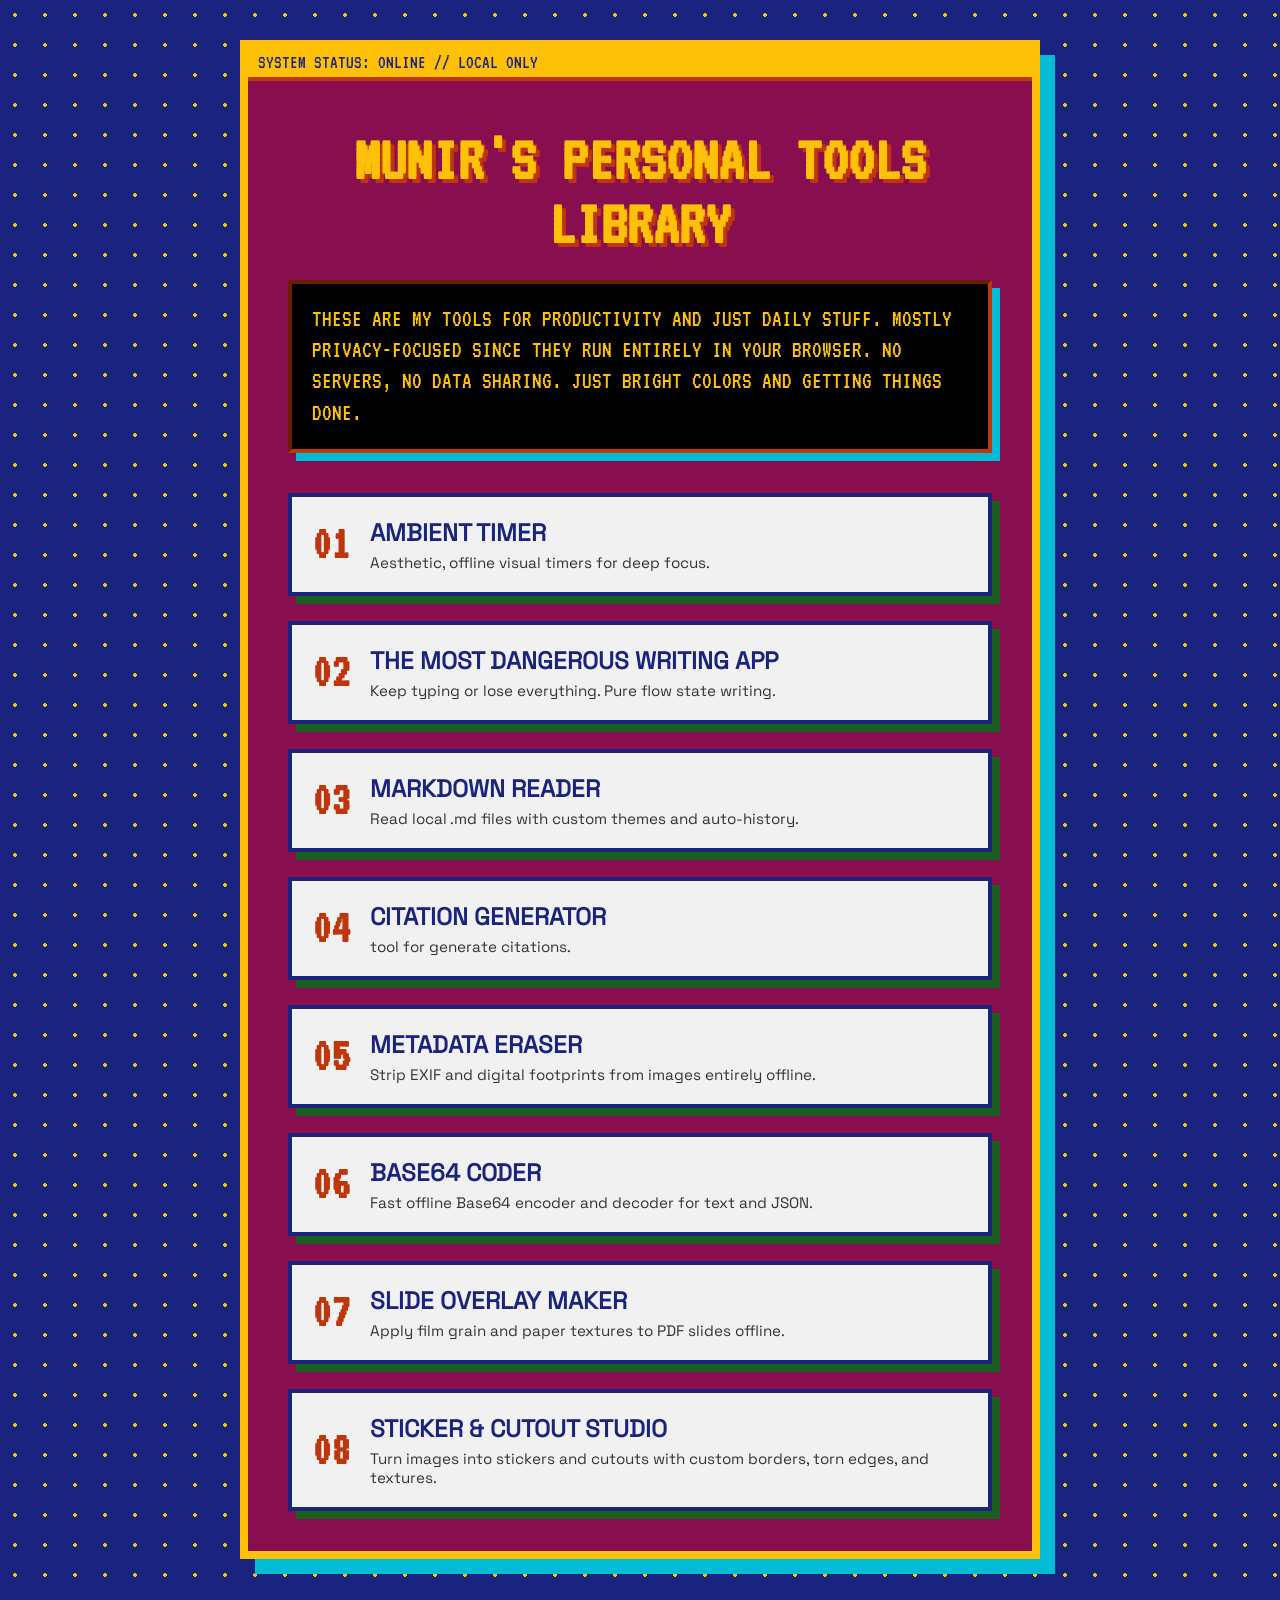
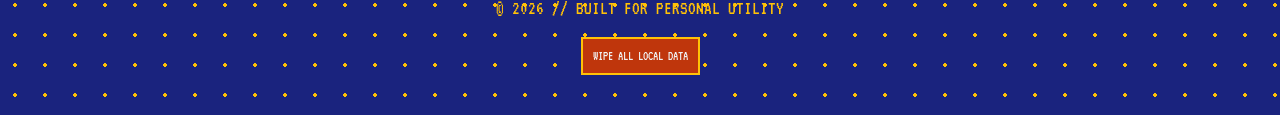
<file: index.html>
<!DOCTYPE html>
<html lang="en">

<head>
    <meta charset="UTF-8">
    <meta name="viewport" content="width=device-width, initial-scale=1.0">
    <meta name="robots" content="noindex, nofollow">
    <title>Munir's Personal Tools Library</title>
    <link href="assets/css/space-grotesk.css" rel="stylesheet">
    <link href="assets/css/vt323.css" rel="stylesheet">
    <link rel="manifest" href="manifest.json">
    <style>
        :root {
            --deep-indigo: #1a237e;
            --marigold: #ffc107;
            --burnt-orange: #bf360c;
            --deep-magenta: #880e4f;
            --vibrant-pink: #c2185b;
            --peacock: #00bcd4;
            --forest-green: #1b5e20;
            --white-silk: #f1f1f1;
        }

        * {
            box-sizing: border-box;
        }

        body {
            background-color: var(--deep-indigo);
            /* Retro 90s dot grid pattern using Marigold */
            background-image: radial-gradient(var(--marigold) 2px, transparent 2px);
            background-size: 30px 30px;
            color: var(--white-silk);
            font-family: 'Space Grotesk', sans-serif;
            margin: 0;
            padding: 40px 20px;
            display: flex;
            flex-direction: column;
            align-items: center;
            min-height: 100vh;
        }

        /* The Main 90s Container */
        .hub-container {
            background: var(--deep-magenta);
            border: 8px solid var(--marigold);
            width: 100%;
            max-width: 800px;
            padding: 40px;
            box-shadow: 15px 15px 0px var(--peacock);
            position: relative;
        }

        /* Classic 90s Marquee replacement */
        .status-bar {
            background: var(--marigold);
            color: var(--deep-indigo);
            font-family: 'VT323', monospace;
            font-size: 1.2rem;
            padding: 5px 10px;
            border-bottom: 4px solid var(--burnt-orange);
            position: absolute;
            top: 0;
            left: 0;
            width: 100%;
            text-transform: uppercase;
        }

        h1 {
            font-family: 'VT323', monospace;
            font-size: 4rem;
            color: var(--marigold);
            margin: 40px 0 20px 0;
            text-shadow: 4px 4px var(--burnt-orange);
            line-height: 1;
            text-align: center;
        }

        .intro {
            font-family: 'VT323', monospace;
            font-size: 1.5rem;
            line-height: 1.3;
            text-align: left;
            margin-bottom: 40px;
            background: #000000;
            /* Harsh black like a terminal */
            color: var(--marigold);
            padding: 20px;
            border: 4px inset var(--burnt-orange);
            /* Classic 90s 3D inset border */
            text-transform: uppercase;
            box-shadow: 8px 8px 0px var(--peacock);
        }

        /* Directory List */
        .tool-list {
            display: flex;
            flex-direction: column;
            gap: 25px;
        }

        .tool-link {
            text-decoration: none;
            background: var(--white-silk);
            color: var(--deep-indigo);
            padding: 20px;
            display: flex;
            align-items: center;
            border: 4px solid var(--deep-indigo);
            box-shadow: 8px 8px 0px var(--forest-green);
            transition: all 0.1s ease-in-out;
            cursor: pointer;
        }

        .tool-link:hover {
            transform: translate(-4px, -4px);
            box-shadow: 12px 12px 0px var(--peacock);
            background: var(--marigold);
        }

        .tool-link:active {
            transform: translate(4px, 4px);
            box-shadow: 4px 4px 0px var(--burnt-orange);
        }

        .tool-number {
            font-family: 'VT323', monospace;
            font-size: 3rem;
            color: var(--burnt-orange);
            margin-right: 20px;
            font-weight: bold;
        }

        .tool-details {
            display: flex;
            flex-direction: column;
        }

        .tool-title {
            font-size: 1.5rem;
            font-weight: 700;
            text-transform: uppercase;
            margin-bottom: 5px;
        }

        .tool-desc {
            font-size: 0.95rem;
            font-weight: 400;
            color: #333;
        }

        /* Web 1.0 Footer */
        footer {
            margin-top: 40px;
            font-family: 'VT323', monospace;
            font-size: 1.2rem;
            color: var(--marigold);
            text-align: center;
            text-transform: uppercase;
        }

        @media (max-width: 600px) {
            .hub-container {
                padding: 20px;
                border-width: 4px;
                box-shadow: 8px 8px 0px var(--peacock);
            }

            h1 {
                font-size: 2.5rem;
                margin-top: 50px;
            }

            /* Extra top margin for the status bar */
            .tool-link {
                padding: 15px;
            }

            .tool-number {
                font-size: 2rem;
                margin-right: 15px;
            }

            .tool-title {
                font-size: 1.2rem;
            }
        }

        /* Modal for download instructions */
        .download-modal {
            position: fixed;
            inset: 0;
            background: rgba(0, 0, 0, 0.9);
            z-index: 9999;
            display: flex;
            align-items: center;
            justify-content: center;
            padding: 20px;
        }

        .download-modal-content {
            background: var(--deep-indigo);
            border: 6px solid var(--marigold);
            padding: 30px;
            max-width: 500px;
            text-align: center;
            box-shadow: 15px 15px 0px var(--peacock);
        }

        .download-modal h2 {
            font-family: 'VT323', monospace;
            color: var(--marigold);
            font-size: 2.5rem;
            margin-top: 0;
        }

        .download-modal p {
            font-size: 1.1rem;
            line-height: 1.5;
            margin: 20px 0;
        }

        .download-progress {
            height: 10px;
            background: rgba(255, 255, 255, 0.1);
            border: 2px solid var(--marigold);
            margin: 20px 0;
            overflow: hidden;
        }

        #download-bar {
            height: 100%;
            width: 0%;
            background: var(--marigold);
            transition: width 0.3s;
        }
    </style>
</head>

<body>

    <div id="download-modal-container"></div>

    <div class="hub-container">
        <div class="status-bar">System Status: ONLINE // LOCAL ONLY</div>

        <h1>MUNIR'S PERSONAL TOOLS LIBRARY</h1>

        <p class="intro">
            These are my tools for productivity and just daily stuff. Mostly privacy-focused since they run entirely in
            your browser. No servers, no data sharing. Just bright colors and getting things done.
        </p>

        <div class="tool-list">
            <a href="ambient-timer.html" class="tool-link">
                <div class="tool-number">01</div>
                <div class="tool-details">
                    <span class="tool-title">Ambient Timer</span>
                    <span class="tool-desc">Aesthetic, offline visual timers for deep focus.</span>
                </div>
            </a>

            <a href="dangerous-writer.html" class="tool-link">
                <div class="tool-number">02</div>
                <div class="tool-details">
                    <span class="tool-title">The Most Dangerous Writing App</span>
                    <span class="tool-desc">Keep typing or lose everything. Pure flow state writing.</span>
                </div>
            </a>

            <a href="md-reader.html" class="tool-link">
                <div class="tool-number">03</div>
                <div class="tool-details">
                    <span class="tool-title">Markdown Reader</span>
                    <span class="tool-desc">Read local .md files with custom themes and auto-history.</span>
                </div>
            </a>

            <a href="letter-news-citation.html" class="tool-link">
                <div class="tool-number">04</div>
                <div class="tool-details">
                    <span class="tool-title">Citation generator</span>
                    <span class="tool-desc">tool for generate citations.</span>
                </div>
            </a>

            <a href="metadata-eraser.html" class="tool-link">
                <div class="tool-number">05</div>
                <div class="tool-details">
                    <span class="tool-title">Metadata Eraser</span>
                    <span class="tool-desc">Strip EXIF and digital footprints from images entirely offline.</span>
                </div>
            </a>

            <a href="base64-coder.html" class="tool-link">
                <div class="tool-number">06</div>
                <div class="tool-details">
                    <span class="tool-title">Base64 Coder</span>
                    <span class="tool-desc">Fast offline Base64 encoder and decoder for text and JSON.</span>
                </div>
            </a>

            <a href="slide-overlay.html" class="tool-link">
                <div class="tool-number">07</div>
                <div class="tool-details">
                    <span class="tool-title">Slide Overlay Maker</span>
                    <span class="tool-desc">Apply film grain and paper textures to PDF slides offline.</span>
                </div>
            </a>

            <a href="paper-cutout-studio.html" class="tool-link">
                <div class="tool-number">08</div>
                <div class="tool-details">
                    <span class="tool-title">Sticker & Cutout Studio</span>
                    <span class="tool-desc">Turn images into stickers and cutouts with custom borders, torn edges, and
                        textures.</span>
                </div>
            </a>

        </div>
    </div>

    <footer>
        &copy; 2026 // Built for personal utility<br><br>
        <div style="display:flex; justify-content:center; gap:10px;">
            <button onclick="wipeAllData()"
                style="background: var(--burnt-orange); color: var(--white-silk); padding: 10px; border: 2px solid var(--marigold); cursor: pointer; font-family: 'VT323', monospace; text-transform: uppercase;">Wipe
                All Local Data</button>
            <button id="install-btn"
                style="display: none; background: var(--peacock); color: var(--deep-indigo); padding: 10px; border: 2px solid var(--white-silk); cursor: pointer; font-family: 'VT323', monospace; text-transform: uppercase; font-weight: bold;">Install
                Offline App</button>
        </div>
    </footer>

    <script>
        function wipeAllData() {
            if (confirm("Are you sure? This will delete all saved themes, preferences, and your markdown reading history.")) {
                localStorage.clear();
                sessionStorage.clear();
                alert("All local data has been successfully wiped. System clean.");
                location.reload();
            }
        }

        // Service Worker Registration
        if ('serviceWorker' in navigator) {
            window.addEventListener('load', () => {
                navigator.serviceWorker.register('./sw.js')
                    .then(reg => console.log('Service Worker registered successfully!', reg.scope))
                    .catch(err => console.error('Service Worker registration failed:', err));
            });
        }

        // PWA Install Prompt
        let deferredPrompt;
        const installBtn = document.getElementById('install-btn');

        window.addEventListener('beforeinstallprompt', (e) => {
            // Prevent Chrome 67 and earlier from automatically showing the prompt
            e.preventDefault();
            // Stash the event so it can be triggered later.
            deferredPrompt = e;
            // Update UI to notify the user they can install the PWA
            installBtn.style.display = 'block';
        });

        installBtn.addEventListener('click', async () => {
            if (!deferredPrompt) return;
            // Show the prompt
            deferredPrompt.prompt();
            // Wait for the user to respond to the prompt
            const { outcome } = await deferredPrompt.userChoice;
            console.log(`User response to the install prompt: ${outcome}`);
            // We've used the prompt, and can't use it again
            deferredPrompt = null;
            // Hide the install button
            installBtn.style.display = 'none';
        });

        window.addEventListener('appinstalled', (evt) => {
            console.log('PWA was installed successfully!');
            installBtn.style.display = 'none';
        });
    </script>
</body>

</html>
</file>
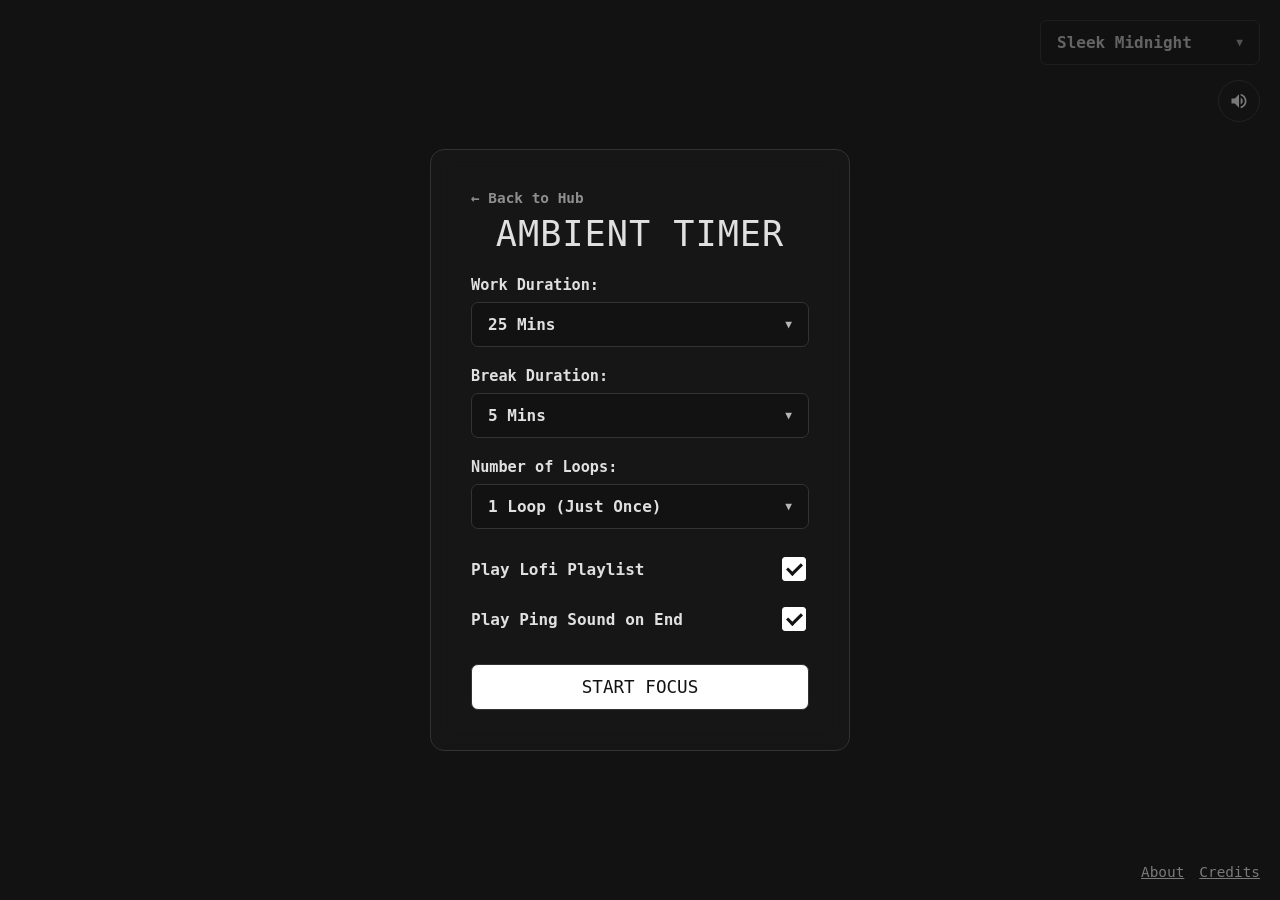
<file: ambient-timer.html>
<!DOCTYPE html>
<html lang="en">

<head>
    <meta charset="UTF-8">
    <meta name="viewport" content="width=device-width, initial-scale=1.0, maximum-scale=1.0, user-scalable=no">
    <meta name="robots" content="noindex, nofollow">
    <title>Ambient Timer</title>
    <link href="assets/css/space-grotesk.css" rel="stylesheet">
    <link href="assets/css/vt323.css" rel="stylesheet">
    <style>
        :root {
            --bg: #121212;
            --text: #e0e0e0;
            --accent: #333;
            --bar: #ffffff;
            --box-bg: rgba(255, 255, 255, 0.02);
            --toolbar-bg: rgba(18, 18, 18, 0.95);
            --danger: #ff4757;
            --font-body: ui-monospace, SFMono-Regular, "Cascadia Code", Menlo, Consolas, monospace;
            --font-heading: ui-monospace, SFMono-Regular, "Cascadia Code", Menlo, Consolas, monospace;
            --border-w: 1px;
            --shadow-offset: 0px;
            --btn-text-transform: none;
            --heading-size: 2.2rem;
            --heading-shadow: none;
            --transition-speed: 0.4s;
            --pattern-opacity: 0;
        }

        body {
            margin: 0;
            padding: 0;
            background: var(--bg);
            color: var(--text);
            font-family: var(--font-body);
            overflow: hidden;
            transition: background var(--transition-speed), color var(--transition-speed);
        }

        body::before {
            content: '';
            position: fixed;
            inset: 0;
            z-index: -1;
            pointer-events: none;
            background-image: radial-gradient(var(--accent) 1.5px, transparent 1.5px);
            background-size: 35px 35px;
            opacity: var(--pattern-opacity);
            transition: opacity var(--transition-speed);
        }

        canvas {
            display: block;
            position: fixed;
            top: 0;
            left: 0;
            width: 100vw;
            height: 100vh;
            z-index: 0;
        }

        .screen {
            position: fixed;
            inset: 0;
            display: flex;
            flex-direction: column;
            align-items: center;
            justify-content: center;
            z-index: 2000;
            gap: 15px;
            transition: opacity 0.4s ease;
        }

        .hidden {
            display: none !important;
            opacity: 0;
            pointer-events: none;
        }

        .setup-box {
            padding: 40px;
            border-radius: calc(16px - (var(--border-w) * 2));
            border: var(--border-w) solid var(--accent);
            background: var(--box-bg);
            display: flex;
            flex-direction: column;
            gap: 20px;
            align-items: center;
            width: 420px;
            max-width: 90%;
            box-shadow: var(--shadow-offset) var(--shadow-offset) 0px var(--bar);
            box-sizing: border-box;
            backdrop-filter: blur(10px);
            transition: all var(--transition-speed);
            max-height: 90vh;
            overflow-y: auto;
        }

        h1 {
            font-family: var(--font-heading);
            font-weight: normal;
            letter-spacing: 1px;
            margin: 0 0 5px 0;
            font-size: var(--heading-size);
            text-align: center;
            text-shadow: var(--heading-shadow);
            line-height: 1;
            transition: all var(--transition-speed);
        }

        .row {
            display: flex;
            flex-direction: column;
            gap: 8px;
            font-size: 0.95rem;
            width: 100%;
            align-items: flex-start;
            position: relative;
            font-weight: bold;
        }

        .row-inline {
            display: flex;
            justify-content: space-between;
            width: 100%;
            align-items: center;
            font-weight: bold;
        }

        button,
        input[type="number"] {
            width: 100%;
            padding: 12px 16px;
            background: var(--bg);
            border: var(--border-w) solid var(--accent);
            color: var(--text);
            cursor: pointer;
            border-radius: calc(8px - var(--border-w));
            font-family: var(--font-heading);
            font-size: 1.1rem;
            text-transform: var(--btn-text-transform);
            box-shadow: calc(var(--shadow-offset)*0.5) calc(var(--shadow-offset)*0.5) 0px var(--bar);
            transition: all 0.2s;
            outline: none;
            box-sizing: border-box;
        }

        button:hover,
        input[type="number"]:focus {
            transform: translate(-1px, -1px);
            box-shadow: calc(var(--shadow-offset)*0.7) calc(var(--shadow-offset)*0.7) 0px var(--bar);
            background: var(--accent);
            color: var(--bg);
        }

        .custom-select {
            position: relative;
            width: 100%;
            font-family: var(--font-body);
        }

        .select-selected {
            padding: 12px 16px;
            border: var(--border-w) solid var(--accent);
            border-radius: calc(8px - var(--border-w));
            background: var(--bg);
            cursor: pointer;
            display: flex;
            justify-content: space-between;
            align-items: center;
            transition: all 0.2s;
            user-select: none;
            font-size: 1rem;
            font-weight: bold;
        }

        .select-selected:hover {
            background: var(--accent);
            color: var(--bg);
        }

        .select-selected::after {
            content: '▼';
            font-size: 0.7rem;
            opacity: 0.8;
            transition: transform 0.2s;
        }

        .custom-select.active .select-selected::after {
            transform: rotate(180deg);
        }

        .select-items {
            position: absolute;
            top: 100%;
            left: 0;
            right: 0;
            z-index: 99;
            margin-top: 5px;
            background: var(--bg);
            border: var(--border-w) solid var(--accent);
            border-radius: calc(8px - var(--border-w));
            max-height: 200px;
            overflow-y: auto;
            box-shadow: var(--shadow-offset) var(--shadow-offset) 0px var(--bar);
            display: none;
            transition: all var(--transition-speed);
        }

        .custom-select.active .select-items {
            display: block;
        }

        .select-items div {
            padding: 12px 16px;
            cursor: pointer;
            border-bottom: 1px solid var(--accent);
            transition: background 0.2s;
            font-weight: bold;
        }

        .select-items div:last-child {
            border-bottom: none;
        }

        .select-items div:hover {
            background: var(--accent);
            color: var(--bg);
        }

        input[type="checkbox"] {
            appearance: none;
            -webkit-appearance: none;
            width: 24px;
            height: 24px;
            border: var(--border-w) solid var(--accent);
            border-radius: calc(4px - var(--border-w));
            background-color: var(--bg);
            cursor: pointer;
            position: relative;
            display: inline-block;
            transition: all 0.2s;
            box-shadow: calc(var(--shadow-offset)*0.3) calc(var(--shadow-offset)*0.3) 0px var(--bar);
        }

        input[type="checkbox"]:checked {
            background-color: var(--bar);
            border-color: var(--bar);
        }

        input[type="checkbox"]:checked::after {
            content: '';
            position: absolute;
            left: 7px;
            top: 2px;
            width: 6px;
            height: 12px;
            border: solid var(--bg);
            border-width: 0 3px 3px 0;
            transform: rotate(45deg);
        }

        .floating-controls {
            position: fixed;
            top: 20px;
            right: 20px;
            display: flex;
            flex-direction: column;
            gap: 15px;
            align-items: flex-end;
            z-index: 5000;
            transition: opacity 0.5s ease;
        }

        .floating-btn {
            opacity: 0.5;
            transition: opacity 0.3s ease;
            cursor: pointer;
            font-size: 0.9rem;
            pointer-events: auto;
        }

        .floating-btn:hover {
            opacity: 1;
        }

        .icon-btn {
            width: 40px;
            height: 40px;
            border: var(--border-w) solid var(--accent);
            border-radius: 50%;
            display: flex;
            align-items: center;
            justify-content: center;
            background: var(--bg);
            color: var(--text);
            box-shadow: calc(var(--shadow-offset)*0.3) calc(var(--shadow-offset)*0.3) 0px var(--bar);
            transition: all var(--transition-speed);
        }

        .floating-theme-selector {
            width: 220px;
            opacity: 0.4;
            transition: opacity 0.3s;
        }

        .floating-theme-selector:hover,
        .floating-theme-selector.active {
            opacity: 1;
        }

        .floating-theme-selector .select-items {
            max-height: 400px;
        }

        /* Universal Progress */
        #universal-progress-container {
            position: fixed;
            top: 0;
            left: 0;
            width: 100%;
            height: 4px;
            background: transparent;
            z-index: 1000;
            opacity: 0;
            transition: opacity 0.5s;
            pointer-events: none;
        }

        #universal-progress {
            width: 0%;
            height: 100%;
            background: var(--bar);
            transition: width 0.1s linear, background-color var(--transition-speed);
            box-shadow: 0 1px 5px rgba(0, 0, 0, 0.5);
        }

        /* Custom Modal */
        .modal {
            position: fixed;
            inset: 0;
            background: rgba(0, 0, 0, 0.8);
            z-index: 6000;
            display: flex;
            align-items: center;
            justify-content: center;
            backdrop-filter: blur(5px);
        }

        .modal-content {
            background: var(--bg);
            border: var(--border-w) solid var(--accent);
            padding: 30px;
            border-radius: calc(12px - var(--border-w));
            max-width: 400px;
            width: 90%;
            text-align: center;
            line-height: 1.6;
            box-shadow: var(--shadow-offset) var(--shadow-offset) 0px var(--bar);
            position: relative;
        }

        .modal-content h2 {
            font-family: var(--font-heading);
            margin-top: 0;
        }

        .modal-buttons {
            display: flex;
            gap: 10px;
            margin-top: 20px;
        }

        .close-modal {
            position: absolute;
            top: 10px;
            right: 15px;
            background: transparent;
            border: none;
            color: var(--text);
            font-size: 1.5rem;
            cursor: pointer;
            width: auto;
            padding: 0;
            box-shadow: none;
        }

        .close-modal:hover {
            background: transparent;
            color: var(--danger);
            transform: scale(1.1);
            box-shadow: none;
        }

        /* Break Screen */
        #break-screen {
            background: rgba(var(--bg), 0.85);
            backdrop-filter: blur(8px);
        }

        #break-text {
            font-size: 4rem;
            color: var(--bar);
            max-width: 800px;
            padding: 40px;
            text-align: center;
            background: var(--box-bg);
            backdrop-filter: blur(10px);
            border-radius: calc(24px - var(--border-w));
            border: var(--border-w) solid var(--accent);
            box-shadow: var(--shadow-offset) var(--shadow-offset) 0px var(--bar);
        }

        #break-timer-display {
            font-family: var(--font-heading);
            font-size: 3rem;
            margin: 0 0 30px 0;
            opacity: 0.8;
        }

        #session-tracker {
            position: fixed;
            bottom: 20px;
            left: 20px;
            font-family: var(--font-heading);
            font-size: 1.2rem;
            opacity: 0.5;
            z-index: 2000;
            transition: opacity 0.5s ease;
            pointer-events: none;
            display: flex;
            flex-direction: column;
            gap: 5px;
        }

        #digital-clock {
            position: fixed;
            bottom: 75px;
            left: 20px;
            font-size: 2.5rem;
            font-weight: bold;
            color: var(--bar);
            z-index: 2000;
            transition: all 0.5s cubic-bezier(0.4, 0, 0.2, 1);
            pointer-events: auto;
            cursor: pointer;
            background: rgba(0, 0, 0, 0.2);
            backdrop-filter: blur(10px);
            -webkit-backdrop-filter: blur(10px);
            padding: 10px 20px;
            border-radius: 12px;
            border: 1px solid rgba(255, 255, 255, 0.1);
            display: flex;
            align-items: center;
            gap: 15px;
            user-select: none;
        }

        #digital-clock:hover {
            background: rgba(0, 0, 0, 0.4);
            border-color: var(--accent);
        }

        #digital-clock.large {
            bottom: 50%;
            left: 50%;
            transform: translate(-50%, -50%);
            font-size: clamp(4rem, 15vw, 12rem);
            padding: 20px 40px;
            border-radius: 24px;
            background: rgba(0, 0, 0, 0.3);
            font-family: var(--font-heading);
        }

        .clock-close {
            background: transparent;
            border: none;
            color: var(--text);
            font-size: 1.2rem;
            cursor: pointer;
            opacity: 0.3;
            transition: opacity 0.2s;
            padding: 5px;
            width: auto;
            box-shadow: none;
            display: flex;
            align-items: center;
            justify-content: center;
        }

        #digital-clock:hover .clock-close {
            opacity: 1;
        }

        .clock-close:hover {
            color: var(--danger);
            transform: scale(1.2);
            background: transparent;
            box-shadow: none;
        }

        .stats-box {
            margin-top: 20px;
            padding: 15px;
            background: var(--box-bg);
            border: var(--border-w) solid var(--accent);
            border-radius: 8px;
            text-align: left;
        }

        .stats-grid {
            display: grid;
            grid-template-columns: repeat(7, 1fr);
            gap: 5px;
            margin-top: 10px;
            height: 60px;
            align-items: flex-end;
        }

        .stats-bar {
            background: var(--bar);
            opacity: 0.3;
            width: 100%;
            border-radius: 2px 2px 0 0;
            position: relative;
        }

        .stats-bar:hover {
            opacity: 0.8;
        }

        .stats-day {
            font-size: 0.6rem;
            text-align: center;
            margin-top: 5px;
            opacity: 0.7;
        }

        .pattern-hint {
            font-size: 0.8rem;
            opacity: 0.6;
            margin-top: 5px;
            font-style: italic;
        }

        /* Toasts */
        #toast-container {
            position: fixed;
            top: 20px;
            left: 50%;
            transform: translateX(-50%);
            display: flex;
            flex-direction: column;
            gap: 10px;
            z-index: 7000;
            pointer-events: none;
        }

        .toast {
            background: var(--bar);
            color: var(--bg);
            padding: 12px 24px;
            border-radius: calc(8px - var(--border-w));
            font-family: var(--font-heading);
            font-size: 1.1rem;
            font-weight: bold;
            box-shadow: 0 4px 12px rgba(0, 0, 0, 0.3);
            animation: slideDown 0.3s ease-out, fadeOut 0.5s ease-in 3s forwards;
        }

        @keyframes slideDown {
            from {
                transform: translateY(-20px);
                opacity: 0;
            }

            to {
                transform: translateY(0);
                opacity: 1;
            }
        }

        @keyframes fadeOut {
            to {
                opacity: 0;
            }
        }

        /* Bottom Links */
        .bottom-links {
            position: fixed;
            bottom: 20px;
            right: 20px;
            z-index: 5000;
            display: flex;
            gap: 15px;
            transition: opacity 0.5s;
        }

        .bottom-links .floating-btn {
            background: transparent;
            border: none;
            color: var(--text);
            font-family: var(--font-heading);
            font-size: 0.9rem;
            text-decoration: underline;
            box-shadow: none;
            width: auto;
            padding: 0;
        }

        .bottom-links .floating-btn:hover {
            background: transparent;
            color: var(--bar);
            transform: none;
        }

        .back-link {
            font-weight: bold;
            font-size: 0.9rem;
            color: var(--text);
            text-decoration: none;
            opacity: 0.6;
            align-self: flex-start;
            margin-bottom: -10px;
            transition: opacity 0.2s;
        }
        .back-link:hover {
            opacity: 1;
            text-decoration: underline;
        }
        @media (max-width: 600px) {
            .setup-box {
                padding: 25px 20px;
            }

            h1 {
                font-size: 2rem;
            }

            #break-text {
                font-size: 2.5rem;
            }
        }
    </style>
    <link rel="manifest" href="manifest.json">
    <script>
    if ('serviceWorker' in navigator) {
        window.addEventListener('load', () => {
            navigator.serviceWorker.register('./sw.js')
                .then(reg => console.log('Service Worker registered successfully!', reg.scope))
                .catch(err => console.error('Service Worker registration failed:', err));
        });
    }
    </script>
</head>

<body>

    <audio id="bg-music" crossorigin="anonymous"></audio>
    <canvas id="visual-canvas"></canvas>

    <div id="toast-container"></div>
    <div id="universal-progress-container">
        <div id="universal-progress"></div>
    </div>

    <div class="floating-controls">
        <div class="custom-select floating-theme-selector" id="theme-selector" data-target="theme-select">
            <div class="select-selected" id="theme-display">Sleek Midnight</div>
            <div class="select-items" id="theme-list"></div>
        </div>
        <input type="hidden" id="theme-select" value="zone-night">

        <div style="display:flex; gap:10px;">
            <div id="restore-clock-wrapper" class="floating-btn hidden" onclick="toggleClock(true)" title="Show Clock">
                <div class="icon-btn">
                    <svg viewBox="0 0 24 24" width="20" height="20" fill="currentColor">
                        <path d="M11.99 2C6.47 2 2 6.48 2 12s4.47 10 9.99 10C17.52 22 22 17.52 22 12S17.52 2 11.99 2zM12 20c-4.42 0-8-3.58-8-8s3.58-8 8-8 8 3.58 8 8-3.58 8-8 8zm.5-13H11v6l5.25 3.15.75-1.23-4.5-2.67z"/>
                    </svg>
                </div>
            </div>

            <div id="shuffle-wrapper" class="floating-btn hidden" onclick="cycleVisualizer()" title="Change Visualizer">
                <div class="icon-btn">
                    <svg viewBox="0 0 24 24" width="20" height="20" fill="currentColor">
                        <path
                            d="M10.59 9.17L5.41 4 4 5.41l5.17 5.17 1.42-1.41zM14.5 4l2.04 2.04L4 18.59 5.41 20 17.96 7.46 20 9.5V4h-5.5zm.33 9.41l-1.41 1.41 3.13 3.13L14.5 20H20v-5.5l-2.04 2.04-3.13-3.13z" />
                    </svg>
                </div>
            </div>

            <div id="mute-wrapper" class="floating-btn" onclick="toggleMute()" title="Toggle Sound & Music">
                <div class="icon-btn" id="mute-icon">
                    <svg viewBox="0 0 24 24" width="20" height="20" fill="currentColor">
                        <path
                            d="M3 9v6h4l5 5V4L7 9H3zm13.5 3c0-1.77-1.02-3.29-2.5-4.03v8.05c1.48-.73 2.5-2.25 2.5-4.02zM14 3.23v2.06c2.89.86 5 3.54 5 6.71s-2.11 5.85-5 6.71v2.06c4.01-.91 7-4.49 7-8.77s-2.99-7.86-7-8.77z" />
                    </svg>
                </div>
            </div>

            <div id="cancel-wrapper" class="floating-btn hidden" onclick="promptCancel()" title="Stop Timer">
                <div class="icon-btn" style="color: var(--danger); border-color: var(--danger);">
                    <svg viewBox="0 0 24 24" width="20" height="20" fill="currentColor">
                        <path
                            d="M19 6.41L17.59 5 12 10.59 6.41 5 5 6.41 10.59 12 5 17.59 6.41 19 12 13.41 17.59 19 19 17.59 13.41 12z" />
                    </svg>
                </div>
            </div>
        </div>
    </div>

    <div class="bottom-links" id="bottom-links-container">
        <button class="floating-btn" onclick="toggleModal('about-modal', true)">About</button>
        <button class="floating-btn" onclick="toggleModal('credits-modal', true)">Credits</button>
    </div>

    <div id="digital-clock" class="hidden" onclick="cycleClockMode()">
        <span id="clock-display-text">00:00</span>
        <button class="clock-close" onclick="toggleClock(false, event)" title="Hide Clock">&times;</button>
    </div>
    <div id="session-tracker" class="hidden">
        <div id="loop-indicator">Loop: 1 / 4</div>
        <div class="pattern-hint">Full screen pattern = time's up</div>
    </div>

    <div id="setup-screen" class="screen">
        <div class="setup-box">
            <a href="index.html" class="back-link">← Back to Hub</a>
            <h1 id="main-title">AMBIENT TIMER</h1>

            <div class="row">
                <label>Work Duration:</label>
                <div class="custom-select" data-target="timer-select">
                    <div class="select-selected">25 Mins</div>
                    <div class="select-items">
                        <div data-value="1">1 Min</div>
                        <div data-value="5">5 Mins</div>
                        <div data-value="10">10 Mins</div>
                        <div data-value="25">25 Mins</div>
                        <div data-value="50">50 Mins</div>
                        <div data-value="custom">Custom...</div>
                    </div>
                </div>
                <input type="hidden" id="timer-select" value="25">
                <input type="number" id="custom-time" class="hidden" placeholder="Minutes (e.g. 90)" min="1"
                    style="margin-top: 5px;">
            </div>

            <div class="row">
                <label>Break Duration:</label>
                <div class="custom-select" data-target="break-select">
                    <div class="select-selected">5 Mins</div>
                    <div class="select-items">
                        <div data-value="0">No Breaks</div>
                        <div data-value="5">5 Mins</div>
                        <div data-value="10">10 Mins</div>
                        <div data-value="15">15 Mins</div>
                        <div data-value="custom">Custom...</div>
                    </div>
                </div>
                <input type="hidden" id="break-select" value="5">
                <input type="number" id="custom-break" class="hidden" placeholder="Minutes" min="1"
                    style="margin-top: 5px;">
            </div>

            <div class="row">
                <label>Number of Loops:</label>
                <div class="custom-select" data-target="loops-select">
                    <div class="select-selected">1 Loop (Just Once)</div>
                    <div class="select-items">
                        <div data-value="1">1 Loop (Just Once)</div>
                        <div data-value="2">2 Loops</div>
                        <div data-value="3">3 Loops</div>
                        <div data-value="4">4 Loops</div>
                        <div data-value="infinite">Infinite Loops</div>
                        <div data-value="custom">Custom...</div>
                    </div>
                </div>
                <input type="hidden" id="loops-select" value="1">
                <input type="number" id="custom-loops" class="hidden" placeholder="Number of Loops" min="1"
                    style="margin-top: 5px;">
            </div>

            <input type="hidden" id="clock-mode" value="small">

            <div class="row-inline" style="margin-top: 5px;">
                <label for="music-toggle">Play Lofi Playlist</label>
                <input type="checkbox" id="music-toggle" checked>
            </div>

            <div class="row-inline">
                <label for="chime-toggle">Play Ping Sound on End</label>
                <input type="checkbox" id="chime-toggle" checked>
            </div>

            <button onclick="startSession()" style="margin-top: 10px; background: var(--bar); color: var(--bg);">START
                FOCUS</button>
        </div>
    </div>

    <div id="break-screen" class="screen hidden">
        <h1 id="break-text">Stretch and get some water!</h1>
        <p id="break-timer-display">05:00</p>
        <button onclick="endBreak()" style="width: auto; max-width: 200px; opacity: 0.8;">Skip Break</button>
    </div>

    <div id="confirm-modal" class="modal hidden">
        <div class="modal-content">
            <h2>End Session?</h2>
            <p>Are you sure you want to cancel the current timer?</p>
            <div class="modal-buttons">
                <button onclick="toggleModal('confirm-modal', false)" style="background: var(--bg);">Resume</button>
                <button onclick="cancelSession()"
                    style="background: var(--danger); color: white; border-color: var(--danger);">End Session</button>
            </div>
        </div>
    </div>

    <div id="about-modal" class="modal hidden">
        <div class="modal-content">
            <button class="close-modal" onclick="toggleModal('about-modal', false)">&times;</button>
            <h2>Ambient Timer</h2>
            <p>An offline-first, aesthetic visual timer designed for deep focus. Customize your durations, pick a theme,
                and watch time pass through procedural visuals rather than a stressful ticking clock.</p>
            
            <div class="stats-box">
                <div style="display:flex; justify-content:space-between; align-items:center;">
                    <h3 style="margin:0; font-size:1rem;">Last 7 Days Focus</h3>
                    <button onclick="resetStats()" style="width:auto; padding:4px 8px; font-size:0.7rem; background:var(--danger); color:white; border:none; box-shadow:none;">Clear</button>
                </div>
                <div id="stats-container" class="stats-grid"></div>
                <div id="stats-labels" style="display:grid; grid-template-columns: repeat(7, 1fr); gap:5px;"></div>
                <p id="total-focus-time" style="margin:10px 0 0 0; font-size:0.8rem; opacity:0.7;">Total: 0h 0m</p>
            </div>
        </div>
    </div>

    <div id="credits-modal" class="modal hidden">
        <div class="modal-content">
            <button class="close-modal" onclick="toggleModal('credits-modal', false)">&times;</button>
            <h2>Vibe Credits</h2>
            <p>Music by Monume, DELOSound, and MondaMusic.</p>
        </div>
    </div>

    <script>
        /* THEMES CONFIGURATION (Shared with Dangerous Writer) */
        const themes = {
            'zone-night': { name: 'Sleek Midnight', bg: '#121212', text: '#e0e0e0', accent: '#333', bar: '#ffffff', boxBg: 'rgba(255,255,255,0.02)', fontBody: 'ui-monospace, monospace', fontHeading: 'ui-monospace, monospace', borderW: '1px', shadowW: '0px', btnTransform: 'none', danger: '#ff4757', headingSize: '2.2rem', patternOpacity: '0' },
            'zone-day': { name: 'Coffee Cozy', bg: '#fbf7f0', text: '#5c4b37', accent: '#d4c5b0', bar: '#8bba94', boxBg: 'rgba(0,0,0,0.02)', fontBody: 'ui-monospace, monospace', fontHeading: 'ui-monospace, monospace', borderW: '1px', shadowW: '0px', btnTransform: 'none', danger: '#ff4757', headingSize: '2.2rem', patternOpacity: '0' },
            'ind-dark-1': { name: 'Indigo Maximalist', bg: '#311b92', text: '#ffc107', accent: '#00bcd4', bar: '#bf360c', boxBg: 'rgba(0,0,0,0.4)', fontBody: '"Space Grotesk", sans-serif', fontHeading: '"VT323", monospace', borderW: '4px', shadowW: '8px', btnTransform: 'uppercase', danger: '#d50000', headingSize: '2.2rem', patternOpacity: '0.15' },
            'ind-dark-2': { name: 'Gulaabi Midnight', bg: '#1a0018', text: '#ff4081', accent: '#00e676', bar: '#ffd54f', boxBg: 'rgba(0,0,0,0.5)', fontBody: '"Space Grotesk", sans-serif', fontHeading: '"VT323", monospace', borderW: '4px', shadowW: '8px', btnTransform: 'uppercase', danger: '#d50000', headingSize: '2.2rem', patternOpacity: '0.15' },
            'ind-light-1': { name: 'Pistachio Minimal', bg: '#faf8f5', text: '#3e2723', accent: '#c5e1a5', bar: '#d84315', boxBg: 'rgba(255,255,255,0.8)', fontBody: '"Space Grotesk", sans-serif', fontHeading: '"VT323", monospace', borderW: '4px', shadowW: '8px', btnTransform: 'uppercase', danger: '#d50000', headingSize: '2.2rem', patternOpacity: '0.15' },
            'ind-light-2': { name: 'Morpinch Sea', bg: '#e0f2f1', text: '#00695c', accent: '#fbc02d', bar: '#f48fb1', boxBg: 'rgba(255,255,255,0.8)', fontBody: '"Space Grotesk", sans-serif', fontHeading: '"VT323", monospace', borderW: '4px', shadowW: '8px', btnTransform: 'uppercase', danger: '#d50000', headingSize: '2.2rem', patternOpacity: '0.15' },
            'ind-dark-3': { name: 'Morpinch Forest', bg: '#004d40', text: '#fff59d', accent: '#ff7043', bar: '#26a69a', boxBg: 'rgba(0,0,0,0.4)', fontBody: '"Space Grotesk", sans-serif', fontHeading: '"VT323", monospace', borderW: '4px', shadowW: '8px', btnTransform: 'uppercase', danger: '#d50000', headingSize: '2.2rem', patternOpacity: '0.15' },
            'ind-light-3': { name: 'Gulaabi Rose', bg: '#fce4ec', text: '#880e4f', accent: '#9e9d24', bar: '#ff9800', boxBg: 'rgba(255,255,255,0.8)', fontBody: '"Space Grotesk", sans-serif', fontHeading: '"VT323", monospace', borderW: '4px', shadowW: '8px', btnTransform: 'uppercase', danger: '#d50000', headingSize: '2.2rem', patternOpacity: '0.15' }
        };

        const breakMessages = [
            "Stretch and get some water!",
            "Rest your eyes. Look into the distance.",
            "Take a deep breath. You're doing great.",
            "Stand up and do a quick stretch.",
            "Time to reset. Enjoy the stillness."
        ];

        /* UI & THEME LOGIC */
        function getLuminance(hex) {
            const rgb = hex.replace('#', '').match(/.{2}/g).map(x => parseInt(x, 16));
            return (0.299 * rgb[0] + 0.587 * rgb[1] + 0.114 * rgb[2]) / 255;
        }

        function populateThemeList() {
            const list = document.getElementById('theme-list');
            list.innerHTML = ''; // Clear existing

            const sortedThemes = Object.entries(themes).sort((a, b) => {
                const lumA = getLuminance(a[1].bg);
                const lumB = getLuminance(b[1].bg);
                return lumB - lumA; // Lightest first
            });

            for (const [key, t] of sortedThemes) {
                const div = document.createElement('div');
                div.dataset.value = key; div.innerText = t.name;
                div.style.backgroundColor = t.bg; div.style.color = t.text;
                div.style.borderBottom = `2px solid ${t.accent}`;
                div.addEventListener('click', () => {
                    document.getElementById('theme-display').innerText = t.name;
                    document.getElementById('theme-select').value = key;
                    applyTheme(key);
                    document.getElementById('theme-selector').classList.remove('active');
                });
                list.appendChild(div);
            }
        }

        function applyTheme(themeKey) {
            const t = themes[themeKey];
            if (!t) return;
            const root = document.documentElement;
            root.style.setProperty('--bg', t.bg);
            root.style.setProperty('--text', t.text);
            root.style.setProperty('--accent', t.accent);
            root.style.setProperty('--bar', t.bar);
            root.style.setProperty('--box-bg', t.boxBg);
            root.style.setProperty('--font-body', t.fontBody);
            root.style.setProperty('--font-heading', t.fontHeading);
            root.style.setProperty('--border-w', t.borderW);
            root.style.setProperty('--shadow-offset', t.shadowW);
            root.style.setProperty('--btn-text-transform', t.btnTransform);
            root.style.setProperty('--danger', t.danger);
            root.style.setProperty('--heading-size', t.headingSize);
            root.style.setProperty('--pattern-opacity', t.patternOpacity);
            root.style.setProperty('--heading-shadow', t.shadowW === '0px' ? 'none' : `3px 3px ${t.bar}`);
            savePreferences();
        }

        function initCustomSelects() {
            document.querySelectorAll('.custom-select').forEach(customSelect => {
                if (customSelect.id === 'theme-selector') return;
                const selected = customSelect.querySelector('.select-selected');
                const itemsList = customSelect.querySelector('.select-items');
                const hiddenInput = document.getElementById(customSelect.dataset.target);

                selected.addEventListener('click', (e) => {
                    e.stopPropagation();
                    document.querySelectorAll('.custom-select').forEach(el => { if (el !== customSelect) el.classList.remove('active'); });
                    customSelect.classList.toggle('active');
                });

                itemsList.querySelectorAll('div').forEach(item => {
                    item.addEventListener('click', () => {
                        selected.innerText = item.innerText;
                        hiddenInput.value = item.dataset.value;
                        customSelect.classList.remove('active');
                        if (hiddenInput.id === 'timer-select') {
                            document.getElementById('custom-time').classList.toggle('hidden', hiddenInput.value !== 'custom');
                        }
                        if (hiddenInput.id === 'break-select') {
                            document.getElementById('custom-break').classList.toggle('hidden', hiddenInput.value !== 'custom');
                        }
                        if (hiddenInput.id === 'loops-select') {
                            document.getElementById('custom-loops').classList.toggle('hidden', hiddenInput.value !== 'custom');
                        }
                    });
                });
            });

            const themeSel = document.getElementById('theme-selector');
            themeSel.querySelector('.select-selected').addEventListener('click', (e) => {
                e.stopPropagation();
                document.querySelectorAll('.custom-select').forEach(el => { if (el !== themeSel) el.classList.remove('active'); });
                themeSel.classList.toggle('active');
            });
            document.addEventListener('click', () => { document.querySelectorAll('.custom-select').forEach(el => el.classList.remove('active')); });
        }

        function setCustomSelectValue(targetId, value, selectId = null, displayId = null) {
            const hiddenInput = document.getElementById(targetId);
            const customSelect = document.getElementById(selectId) || document.querySelector(`.custom-select[data-target="${targetId}"]`);
            if (!customSelect || !hiddenInput) return;
            const targetItem = customSelect.querySelector(`.select-items div[data-value="${value}"]`);
            if (targetItem) {
                if (displayId) document.getElementById(displayId).innerText = targetItem.innerText;
                else customSelect.querySelector('.select-selected').innerText = targetItem.innerText;
                hiddenInput.value = value;
            }
        }

        function savePreferences() {
            const workVal = document.getElementById('timer-select').value;
            const breakVal = document.getElementById('break-select').value;
            const loopsVal = document.getElementById('loops-select').value;

            const prefs = {
                timer: workVal === 'custom' ? document.getElementById('custom-time').value : workVal,
                break: breakVal === 'custom' ? document.getElementById('custom-break').value : breakVal,
                loops: loopsVal === 'custom' ? document.getElementById('custom-loops').value : loopsVal,
                music: document.getElementById('music-toggle').checked,
                chime: document.getElementById('chime-toggle').checked,
                clockMode: document.getElementById('clock-mode').value,
                theme: document.getElementById('theme-select').value
            };
            localStorage.setItem('ambientTimerPrefs', JSON.stringify(prefs));
            
            let unified = localStorage.getItem('unifiedWriterPrefs');
            if (unified) {
                let p = JSON.parse(unified);
                p.theme = document.getElementById('theme-select').value;
                localStorage.setItem('unifiedWriterPrefs', JSON.stringify(p));
            }
        }

        function loadPreferences() {
            const savedPrefs = localStorage.getItem('ambientTimerPrefs') || localStorage.getItem('unifiedWriterPrefs');
            if (savedPrefs) {
                const prefs = JSON.parse(savedPrefs);

                // Load timer robustly
                if (prefs.timer) {
                    if (document.querySelector(`#timer-select ~ .select-items div[data-value="${prefs.timer}"]`)) {
                        setCustomSelectValue('timer-select', prefs.timer);
                    } else {
                        setCustomSelectValue('timer-select', 'custom');
                        document.getElementById('custom-time').value = prefs.timer;
                        document.getElementById('custom-time').classList.remove('hidden');
                    }
                }

                // Load break robustly
                if (prefs.break) {
                    if (document.querySelector(`#break-select ~ .select-items div[data-value="${prefs.break}"]`)) {
                        setCustomSelectValue('break-select', prefs.break);
                    } else {
                        setCustomSelectValue('break-select', 'custom');
                        document.getElementById('custom-break').value = prefs.break;
                        document.getElementById('custom-break').classList.remove('hidden');
                    }
                }

                // Load loops robustly
                if (prefs.loops) {
                    if (document.querySelector(`#loops-select ~ .select-items div[data-value="${prefs.loops}"]`)) {
                        setCustomSelectValue('loops-select', prefs.loops);
                    } else {
                        setCustomSelectValue('loops-select', 'custom');
                        document.getElementById('custom-loops').value = prefs.loops;
                        document.getElementById('custom-loops').classList.remove('hidden');
                    }
                }

                if (prefs.music !== undefined) document.getElementById('music-toggle').checked = prefs.music;
                if (prefs.chime !== undefined) document.getElementById('chime-toggle').checked = prefs.chime;
                
                if (prefs.clockMode) {
                    document.getElementById('clock-mode').value = prefs.clockMode;
                } else if (prefs.clock !== undefined) {
                    document.getElementById('clock-mode').value = prefs.clock ? 'small' : 'hidden';
                } else {
                    document.getElementById('clock-mode').value = 'small';
                }

                const savedTheme = prefs.theme || 'zone-night';
                setCustomSelectValue('theme-select', savedTheme, 'theme-selector', 'theme-display');
                applyTheme(savedTheme);
            } else {
                applyTheme('zone-night');
            }
            renderStats();
        }

        /* FOCUS TRACKING */
        function recordFocusTime(minutes) {
            const stats = JSON.parse(localStorage.getItem('focusStats') || '{}');
            const today = new Date().toISOString().split('T')[0];
            stats[today] = (stats[today] || 0) + minutes;
            localStorage.setItem('focusStats', JSON.stringify(stats));
            renderStats();
        }

        function resetStats() {
            if (confirm("Reset all focus statistics?")) {
                localStorage.removeItem('focusStats');
                renderStats();
            }
        }

        function renderStats() {
            const stats = JSON.parse(localStorage.getItem('focusStats') || '{}');
            const container = document.getElementById('stats-container');
            const labels = document.getElementById('stats-labels');
            const totalText = document.getElementById('total-focus-time');
            if (!container || !labels) return;

            container.innerHTML = '';
            labels.innerHTML = '';

            const days = [];
            let maxMin = 60; // minimum scale of 1 hour
            let totalMin = 0;

            for (let i = 6; i >= 0; i--) {
                const d = new Date();
                d.setDate(d.getDate() - i);
                const key = d.toISOString().split('T')[0];
                const min = stats[key] || 0;
                days.push({ day: d.toLocaleDateString('en-US', { weekday: 'short' })[0], min });
                if (min > maxMin) maxMin = min;
                totalMin += min;
            }

            days.forEach(d => {
                const bar = document.createElement('div');
                bar.className = 'stats-bar';
                const height = (d.min / maxMin) * 100;
                bar.style.height = `${Math.max(2, height)}%`;
                bar.title = `${d.min} mins`;
                container.appendChild(bar);

                const label = document.createElement('div');
                label.className = 'stats-day';
                label.innerText = d.day;
                labels.appendChild(label);
            });

            const h = Math.floor(totalMin / 60);
            const m = Math.round(totalMin % 60);
            totalText.innerText = `Total: ${h}h ${m}m`;
        }

        /* AUDIO & NOTIFICATIONS */
        let isMuted = false;
        const playlist = ['assets/music/audio1.mp3', 'assets/music/audio2.mp3', 'assets/music/audio3.mp3', 'assets/music/audio4.mp3'];
        let currentTrackIndex = 0;
        const musicPlayer = document.getElementById('bg-music');
        musicPlayer.addEventListener('ended', () => {
            currentTrackIndex = (currentTrackIndex + 1) % playlist.length;
            musicPlayer.src = playlist[currentTrackIndex];
            musicPlayer.play().catch(e => console.log("Audio play blocked.", e));
        });

        function toggleMute() {
            isMuted = !isMuted;
            const icon = document.getElementById('mute-icon');
            const volUpSVG = `<svg viewBox="0 0 24 24" width="20" height="20" fill="currentColor"><path d="M3 9v6h4l5 5V4L7 9H3zm13.5 3c0-1.77-1.02-3.29-2.5-4.03v8.05c1.48-.73 2.5-2.25 2.5-4.02zM14 3.23v2.06c2.89.86 5 3.54 5 6.71s-2.11 5.85-5 6.71v2.06c4.01-.91 7-4.49 7-8.77s-2.99-7.86-7-8.77z"/></svg>`;
            const volOffSVG = `<svg viewBox="0 0 24 24" width="20" height="20" fill="currentColor"><path d="M16.5 12c0-1.77-1.02-3.29-2.5-4.03v2.21l2.45 2.45c.03-.2.05-.41.05-.63zm2.5 0c0 .94-.2 1.82-.54 2.64l1.51 1.51C20.63 14.91 21 13.5 21 12c0-4.28-2.99-7.86-7-8.77v2.06c2.89.86 5 3.54 5 6.71zM4.27 3L3 4.27 7.73 9H3v6h4l5 5v-6.73l4.25 4.25c-.67.52-1.42.93-2.25 1.18v2.06c1.38-.31 2.63-.95 3.69-1.81L19.73 21 21 19.73l-9-9L4.27 3zM12 4L9.91 6.09 12 8.18V4z"/></svg>`;

            if (isMuted) {
                musicPlayer.muted = true;
                icon.innerHTML = volOffSVG;
            } else {
                musicPlayer.muted = false;
                icon.innerHTML = volUpSVG;
            }
        }

        function showToast(message) {
            const container = document.getElementById('toast-container');
            const toast = document.createElement('div');
            toast.className = 'toast';
            toast.innerText = message;
            container.appendChild(toast);
            setTimeout(() => { if (container.contains(toast)) container.removeChild(toast); }, 4000);
        }

        function playChime(message) {
            if (isMuted || !document.getElementById('chime-toggle').checked) {
                showToast(message);
                return;
            }

            const AudioContext = window.AudioContext || window.webkitAudioContext;
            if (!AudioContext) return;
            const ctx = new AudioContext();

            const osc = ctx.createOscillator();
            const gainNode = ctx.createGain();
            const filter = ctx.createBiquadFilter();

            osc.type = 'sine';
            osc.frequency.setValueAtTime(277.18, ctx.currentTime);

            filter.type = 'lowpass';
            filter.frequency.setValueAtTime(1500, ctx.currentTime);
            filter.frequency.exponentialRampToValueAtTime(300, ctx.currentTime + 0.5);

            gainNode.gain.setValueAtTime(0, ctx.currentTime);
            gainNode.gain.linearRampToValueAtTime(0.8, ctx.currentTime + 0.01);
            gainNode.gain.exponentialRampToValueAtTime(0.001, ctx.currentTime + 1.0);

            osc.connect(filter);
            filter.connect(gainNode);
            gainNode.connect(ctx.destination);

            osc.start();
            osc.stop(ctx.currentTime + 1.5);

            showToast(message);
        }

        /* CLOCK CONTROLS */
        function cycleClockMode() {
            const clockEl = document.getElementById('digital-clock');
            clockEl.classList.toggle('large');
            document.getElementById('clock-mode').value = clockEl.classList.contains('large') ? 'large' : 'small';
            savePreferences();
        }

        function toggleClock(show, event) {
            if (event) event.stopPropagation();
            const clockEl = document.getElementById('digital-clock');
            const restoreBtn = document.getElementById('restore-clock-wrapper');
            
            if (show) {
                clockEl.classList.remove('hidden');
                restoreBtn.classList.add('hidden');
                const mode = document.getElementById('clock-mode').value;
                if (mode === 'hidden') {
                    document.getElementById('clock-mode').value = 'small';
                }
            } else {
                clockEl.classList.add('hidden');
                if (isSessionActive) restoreBtn.classList.remove('hidden');
                document.getElementById('clock-mode').value = 'hidden';
            }
            savePreferences();
        }

        /* WAKE CONTROLS */
        let hideControlsTimer;
        function wakeControls() {
            const fc = document.querySelector('.floating-controls');
            const bl = document.getElementById('bottom-links-container');
            const tracker = document.getElementById('session-tracker');
            const clockEl = document.getElementById('digital-clock');
            const restoreBtn = document.getElementById('restore-clock-wrapper');

            if (fc) {
                fc.style.opacity = '1';
                fc.style.pointerEvents = 'auto';
                if (bl) bl.style.opacity = '1';
                if (tracker && isSessionActive) tracker.style.opacity = '0.5';
                if (clockEl && isSessionActive && !clockEl.classList.contains('hidden')) clockEl.style.opacity = '1';
                if (restoreBtn && isSessionActive && !restoreBtn.classList.contains('hidden')) restoreBtn.style.opacity = '1';

                clearTimeout(hideControlsTimer);
                hideControlsTimer = setTimeout(() => {
                    if (isSessionActive) {
                        fc.style.opacity = '0';
                        fc.style.pointerEvents = 'none';
                        if (bl) bl.style.opacity = '0';
                        if (tracker) tracker.style.opacity = '0';
                        if (clockEl && !clockEl.classList.contains('large')) clockEl.style.opacity = '0';
                        if (restoreBtn) restoreBtn.style.opacity = '0';
                        document.querySelectorAll('.custom-select').forEach(el => el.classList.remove('active'));
                    }
                }, 3000);
            }
        }
        document.addEventListener('mousemove', wakeControls);
        document.addEventListener('touchstart', wakeControls);

        /* TIMER ENGINE (Robust target-based) */
        let isSessionActive = false;
        let isBreak = false;
        let workDuration = 0;
        let breakDuration = 0;
        let targetEndTime = 0;
        let timeLeft = 0;
        let smoothProgress = 0;
        let totalLoops = 1;
        let currentLoop = 1;
        let clock = null;
        let currentVisualizer = null;

        function toggleModal(id, show) { document.getElementById(id).classList.toggle('hidden', !show); }
        function promptCancel() { toggleModal('confirm-modal', true); }
        function cancelSession() { toggleModal('confirm-modal', false); endSession(); }

        window.addEventListener('beforeunload', (e) => {
            if (isSessionActive) { e.preventDefault(); e.returnValue = ''; }
        });

        function startSession() {
            const workVal = document.getElementById('timer-select').value;
            const wMins = workVal === 'custom' ? document.getElementById('custom-time').value : workVal;
            const breakVal = document.getElementById('break-select').value;
            const bMins = breakVal === 'custom' ? document.getElementById('custom-break').value : breakVal;
            const loopsVal = document.getElementById('loops-select').value;
            const lCount = loopsVal === 'custom' ? document.getElementById('custom-loops').value : loopsVal;

            if (!wMins || wMins <= 0) return alert("Please enter a valid work duration.");

            savePreferences();

            if (!isMuted && document.getElementById('music-toggle').checked) {
                if (!musicPlayer.src || musicPlayer.paused) {
                    musicPlayer.src = playlist[currentTrackIndex];
                    musicPlayer.volume = 0.5;
                    musicPlayer.play().catch(e => console.log("Audio play blocked.", e));
                }
            } else {
                musicPlayer.pause();
            }

            workDuration = parseFloat(wMins) * 60;
            breakDuration = parseFloat(bMins || 0) * 60;
            totalLoops = lCount === 'infinite' ? Infinity : parseInt(lCount);
            currentLoop = 1;

            if (document.documentElement.requestFullscreen && !document.fullscreenElement) {
                document.documentElement.requestFullscreen().catch(() => { });
            }

            document.getElementById('setup-screen').classList.add('hidden');
            document.getElementById('cancel-wrapper').classList.remove('hidden');
            document.getElementById('shuffle-wrapper').classList.remove('hidden');
            document.getElementById('session-tracker').classList.remove('hidden');
            document.getElementById('universal-progress-container').style.opacity = '1';
            
            const clockEl = document.getElementById('digital-clock');
            const clockMode = document.getElementById('clock-mode').value;
            const restoreBtn = document.getElementById('restore-clock-wrapper');
            
            clockEl.classList.remove('hidden', 'large');
            restoreBtn.classList.add('hidden');

            if (clockMode === 'hidden') {
                clockEl.classList.add('hidden');
                restoreBtn.classList.remove('hidden');
            } else if (clockMode === 'large') {
                clockEl.classList.add('large');
            }

            isSessionActive = true;

            if (!currentVisualizer) cycleVisualizer();
            startWorkPhase();
        }

        function updateTracker() {
            const indicator = document.getElementById('loop-indicator');
            const loopText = totalLoops === Infinity ? '∞' : totalLoops;
            indicator.innerText = `Loop: ${currentLoop} / ${loopText}`;
        }

        function startWorkPhase() {
            isBreak = false;
            targetEndTime = Date.now() + (workDuration * 1000);
            smoothProgress = 0;
            updateTracker();
            document.getElementById('break-screen').classList.add('hidden');
            if (currentVisualizer) currentVisualizer.reset();
            wakeControls();

            clearInterval(clock);
            clock = setInterval(tick, 1000);
            tick();
        }

        function startBreakPhase() {
            recordFocusTime(workDuration / 60);
            isBreak = true;
            targetEndTime = Date.now() + (breakDuration * 1000);
            playChime("Break Time!");

            document.getElementById('break-text').innerText = breakMessages[Math.floor(Math.random() * breakMessages.length)];
            document.getElementById('break-screen').classList.remove('hidden');
            updateBreakDisplay(breakDuration);

            clearInterval(clock);
            clock = setInterval(tick, 1000);
            tick();
        }

        function endBreak() {
            currentLoop++;
            if (currentLoop > totalLoops) {
                playChime("Session Complete!");
                endSession();
            } else {
                playChime("Back to Focus!");
                startWorkPhase();
            }
        }

        // Tick handles phase transitions based on accurate target time
        function tick() {
            let now = Date.now();
            let remaining = Math.max(0, Math.ceil((targetEndTime - now) / 1000));
            timeLeft = remaining;

            if (isBreak) {
                updateBreakDisplay(remaining);
                if (remaining <= 0) endBreak();
            } else {
                const m = Math.floor(remaining / 60).toString().padStart(2, '0');
                const s = (remaining % 60).toString().padStart(2, '0');
                document.getElementById('clock-display-text').innerText = `${m}:${s}`;

                if (remaining <= 0) {
                    if (breakDuration > 0 && (currentLoop < totalLoops || totalLoops === Infinity)) {
                        startBreakPhase();
                    } else {
                        recordFocusTime(workDuration / 60);
                        currentLoop++;
                        if (currentLoop > totalLoops) {
                            playChime("Session Complete!");
                            endSession();
                        } else {
                            startWorkPhase();
                        }
                    }
                }
            }
        }

        function updateBreakDisplay(seconds) {
            const m = Math.floor(seconds / 60).toString().padStart(2, '0');
            const s = (seconds % 60).toString().padStart(2, '0');
            document.getElementById('break-timer-display').innerText = `${m}:${s}`;
            document.getElementById('clock-display-text').innerText = `${m}:${s}`;
        }

        function endSession() {
            isSessionActive = false;
            clearInterval(clock);
            document.getElementById('setup-screen').classList.remove('hidden');
            document.getElementById('break-screen').classList.add('hidden');
            document.getElementById('cancel-wrapper').classList.add('hidden');
            document.getElementById('shuffle-wrapper').classList.add('hidden');
            document.getElementById('restore-clock-wrapper').classList.add('hidden');
            document.getElementById('session-tracker').classList.add('hidden');
            document.getElementById('universal-progress-container').style.opacity = '0';
            document.getElementById('universal-progress').style.width = '0%';

            const canvas = document.getElementById('visual-canvas');
            const ctx = canvas.getContext('2d');
            ctx.clearRect(0, 0, canvas.width, canvas.height);
            wakeControls();
        }

        /* CENTRAL RENDERING LOOP */
        function globalRenderLoop() {
            let now = Date.now();

            if (isSessionActive) {
                if (!isBreak && workDuration > 0) {
                    smoothProgress = 1 - Math.max(0, (targetEndTime - now) / (workDuration * 1000));
                    if (smoothProgress > 1) smoothProgress = 1;

                    document.getElementById('universal-progress').style.width = (smoothProgress * 100) + '%';

                    if (currentVisualizer) {
                        currentVisualizer.update(smoothProgress);
                        currentVisualizer.draw();
                    }
                } else if (isBreak) {
                    if (currentVisualizer) {
                        currentVisualizer.update(1.0); // Keep full progress state during break
                        currentVisualizer.draw();
                    }
                }
            }
            requestAnimationFrame(globalRenderLoop);
        }
        requestAnimationFrame(globalRenderLoop);

        /* VISUALIZERS SYSTEM */
        const canvas = document.getElementById('visual-canvas');
        const ctx = canvas.getContext('2d');

        function resizeCanvas() {
            const oldWidth = canvas.width;
            const oldHeight = canvas.height;
            canvas.width = window.innerWidth;
            canvas.height = window.innerHeight;
            if (currentVisualizer && currentVisualizer.resize) {
                currentVisualizer.resize(oldWidth, oldHeight);
            }
            if (currentVisualizer && currentVisualizer.draw) currentVisualizer.draw();
        }
        window.addEventListener('resize', resizeCanvas);

        function getThemeColors() {
            const rootStyle = getComputedStyle(document.documentElement);
            return {
                bg: rootStyle.getPropertyValue('--bg').trim(),
                accent: rootStyle.getPropertyValue('--accent').trim(),
                bar: rootStyle.getPropertyValue('--bar').trim()
            };
        }

        class BaseVisualizer {
            constructor() { this.progress = 0; }
            reset() { this.progress = 0; }
            update(p) { this.progress = p; }
            draw() { }
            resize(oldW, oldH) { }
        }

        // 1. LIQUID FLOW
        class LiquidVisualizer extends BaseVisualizer {
            constructor() {
                super();
                this.time = 0;
                this.particles = Array.from({ length: 40 }, () => ({ x: Math.random(), y: Math.random(), speed: 0.002 + Math.random() * 0.004, size: 2 + Math.random() * 5 }));
            }
            draw() {
                ctx.clearRect(0, 0, canvas.width, canvas.height);
                this.time += 0.02;
                const colors = getThemeColors();

                const fillHeight = canvas.height * this.progress;
                const topY = canvas.height - fillHeight;

                ctx.fillStyle = colors.accent;
                ctx.globalAlpha = 0.4;
                ctx.beginPath();
                ctx.moveTo(0, canvas.height);
                for (let x = 0; x <= canvas.width; x += 15) {
                    let w1 = Math.sin(x * 0.01 + this.time) * 20;
                    let w2 = Math.sin(x * 0.02 - this.time * 0.5) * 10;
                    ctx.lineTo(x, topY + w1 + w2);
                }
                ctx.lineTo(canvas.width, canvas.height);
                ctx.fill();

                ctx.globalAlpha = 1.0;
                let gradient = ctx.createLinearGradient(0, topY, 0, canvas.height);
                gradient.addColorStop(0, colors.bar);
                gradient.addColorStop(1, colors.accent);
                ctx.fillStyle = gradient;

                ctx.beginPath();
                ctx.moveTo(0, canvas.height);
                for (let x = 0; x <= canvas.width; x += 15) {
                    let w1 = Math.sin(x * 0.015 + this.time + Math.PI) * 15;
                    let w2 = Math.cos(x * 0.01 - this.time * 0.8) * 8;
                    ctx.lineTo(x, topY + w1 + w2);
                }
                ctx.lineTo(canvas.width, canvas.height);
                ctx.fill();

                ctx.fillStyle = colors.bg;
                this.particles.forEach(p => {
                    p.y -= p.speed;
                    if (p.y < 0) p.y = 1;
                    let px = p.x * canvas.width;
                    let py = topY + p.y * fillHeight;
                    if (py > topY + 20) {
                        ctx.beginPath(); ctx.arc(px, py, p.size, 0, Math.PI * 2); ctx.fill();
                    }
                });
            }
        }

        // 2. JOURNEY
        class JourneyVisualizer extends BaseVisualizer {
            constructor() {
                super();
                this.time = 0;
                this.stars = Array.from({ length: 80 }, () => ({ x: Math.random() * window.innerWidth, y: Math.random() * window.innerHeight, s: Math.random() * 2 }));
            }
            resize() {
                this.stars.forEach(s => { s.x = Math.random() * canvas.width; s.y = Math.random() * canvas.height; });
            }
            draw() {
                const colors = getThemeColors();
                ctx.clearRect(0, 0, canvas.width, canvas.height);
                this.time += 2;

                const groundY = canvas.height * 0.8;

                ctx.fillStyle = colors.accent;
                ctx.globalAlpha = 0.3;
                this.stars.forEach(s => {
                    s.x -= 0.1; if (s.x < 0) s.x = canvas.width;
                    ctx.fillRect(s.x, s.y, s.s, s.s);
                });
                ctx.globalAlpha = 1.0;

                ctx.fillStyle = colors.accent;
                ctx.globalAlpha = 0.5;
                ctx.fillRect(0, groundY, canvas.width, canvas.height - groundY);
                ctx.globalAlpha = 1.0;

                ctx.strokeStyle = colors.bar;
                ctx.lineWidth = 4;
                ctx.beginPath(); ctx.moveTo(0, groundY); ctx.lineTo(canvas.width, groundY); ctx.stroke();

                let finishX = canvas.width * 0.9;
                ctx.strokeStyle = colors.bar;
                ctx.lineWidth = 6;
                ctx.beginPath(); ctx.moveTo(finishX, groundY); ctx.lineTo(finishX, groundY - 120); ctx.stroke();

                ctx.fillStyle = colors.accent;
                let waveY = Math.sin(this.time * 0.1) * 5;
                ctx.beginPath();
                ctx.moveTo(finishX, groundY - 120);
                ctx.quadraticCurveTo(finishX - 20, groundY - 130 + waveY, finishX - 50, groundY - 110 + waveY);
                ctx.lineTo(finishX - 50, groundY - 80 + waveY);
                ctx.quadraticCurveTo(finishX - 20, groundY - 100 + waveY, finishX, groundY - 90);
                ctx.fill();

                let startX = canvas.width * 0.1;
                let charX = startX + (this.progress * (finishX - startX));

                let bounce = Math.abs(Math.sin(this.time * 0.15)) * 12;
                ctx.fillStyle = colors.bar;
                ctx.fillRect(charX - 10, groundY - 20 - bounce, 20, 20);

                ctx.fillStyle = colors.accent;
                for (let i = 0; i < 5; i++) {
                    ctx.fillRect(charX - 10 - (i * 15) - (this.time % 15), groundY - 5 - (Math.random() * 5), 4, 4);
                }
            }
        }

        // 3. WAIST HOURGLASS
        class HourglassVisualizer extends BaseVisualizer {
            constructor() { super(); }
            draw() {
                const colors = getThemeColors();
                ctx.clearRect(0, 0, canvas.width, canvas.height);

                const cx = canvas.width / 2;
                const cy = canvas.height / 2;
                const w = Math.min(canvas.width * 0.5, 200);
                const h = Math.min(canvas.height * 0.4, 250);
                const neck = 10;

                ctx.beginPath();
                ctx.moveTo(cx - w / 2, cy - h);
                ctx.lineTo(cx + w / 2, cy - h);
                ctx.lineTo(cx + neck, cy - neck);
                ctx.lineTo(cx + w / 2, cy + h);
                ctx.lineTo(cx - w / 2, cy + h);
                ctx.lineTo(cx - neck, cy + neck);
                ctx.closePath();

                ctx.save();
                ctx.clip();

                const sandMaxHeight = h - 4;
                const topSandHeight = sandMaxHeight * (1 - this.progress);
                const bottomSandHeight = sandMaxHeight * this.progress;

                ctx.fillStyle = colors.bar;

                if (topSandHeight > 0) ctx.fillRect(cx - w / 2, cy - neck - topSandHeight, w, topSandHeight);
                if (bottomSandHeight > 0) ctx.fillRect(cx - w / 2, cy + h - bottomSandHeight, w, bottomSandHeight);

                if (!isBreak && this.progress < 1) {
                    ctx.fillRect(cx - 2, cy - neck, 4, h - bottomSandHeight + 20);
                    for (let i = 0; i < 8; i++) {
                        ctx.fillRect(cx - 8 + Math.random() * 16, cy + Math.random() * (h - bottomSandHeight), 3, 3);
                    }
                }
                ctx.restore();

                ctx.strokeStyle = colors.accent;
                ctx.lineWidth = 6;
                ctx.lineJoin = 'round';
                ctx.stroke();
            }
        }

        // 4. TRIPPY FRACTAL (Phyllotaxis)
        class TrippyFractalVisualizer extends BaseVisualizer {
            constructor() { super(); this.time = 0; }
            draw() {
                const colors = getThemeColors();
                ctx.clearRect(0, 0, canvas.width, canvas.height);
                this.time += 0.01;

                const cx = canvas.width / 2;
                const cy = canvas.height / 2;

                const maxDots = Math.floor((canvas.width * canvas.height) / 400);
                const dots = Math.floor(this.progress * maxDots);
                const c = (Math.min(canvas.width, canvas.height) * 0.7) / Math.sqrt(maxDots);

                const baseAngle = 137.508 * (Math.PI / 180);
                const dynamicAngle = baseAngle + Math.sin(this.time * 0.5) * 0.0002;

                // Draw "Ghost" of full pattern
                ctx.fillStyle = colors.accent;
                ctx.globalAlpha = 0.15;
                for (let n = dots; n < maxDots; n += 2) {
                    let r = c * Math.sqrt(n);
                    let theta = n * dynamicAngle + (this.time * 0.2);
                    let x = cx + r * Math.cos(theta);
                    let y = cy + r * Math.sin(theta);
                    ctx.beginPath(); ctx.arc(x, y, 1, 0, Math.PI * 2); ctx.fill();
                }

                ctx.fillStyle = colors.bar;
                ctx.globalAlpha = 0.8;
                for (let n = 0; n < dots; n++) {
                    let r = c * Math.sqrt(n);
                    let theta = n * dynamicAngle + (this.time * 0.2);
                    let x = cx + r * Math.cos(theta);
                    let y = cy + r * Math.sin(theta);
                    let size = 1 + (r / 60);
                    ctx.beginPath(); ctx.arc(x, y, size, 0, Math.PI * 2); ctx.fill();
                }
                ctx.globalAlpha = 1.0;
            }
        }

        // 5. TETRIS BLOCKS
        class BlocksVisualizer extends BaseVisualizer {
            constructor() {
                super();
                this.blocks = [];
                this.baseSize = 40;
                this.colHeights = null;
                this.colDeck = [];
                this.initParams();
            }
            shuffle(array) {
                for (let i = array.length - 1; i > 0; i--) {
                    const j = Math.floor(Math.random() * (i + 1));
                    [array[i], array[j]] = [array[j], array[i]];
                }
            }
            initParams() {
                this.cols = Math.ceil(canvas.width / this.baseSize);
                this.rows = Math.ceil(canvas.height / this.baseSize);
                this.maxBlocks = this.cols * this.rows;
                
                if (!this.colHeights || this.colHeights.length !== this.cols) {
                    this.colHeights = new Array(this.cols).fill(canvas.height);
                }
            }
            resize(oldW, oldH) {
                const dy = canvas.height - oldH;
                this.initParams();
                if (dy !== 0) {
                    this.blocks.forEach(b => { if (b.settled) b.y += dy; });
                    for (let i = 0; i < this.colHeights.length; i++) this.colHeights[i] += dy;
                }
            }
            reset() {
                super.reset();
                this.blocks = [];
                this.colDeck = [];
                this.initParams();
                this.colHeights = new Array(this.cols).fill(canvas.height);
            }
            update(p) {
                super.update(p);
                const targetBlocks = Math.floor(this.progress * this.maxBlocks);

                let addedThisFrame = 0;
                while (this.blocks.length < targetBlocks && addedThisFrame < 15) {
                    if (this.colDeck.length === 0) {
                        for(let i=0; i<this.cols; i++) this.colDeck.push(i);
                        this.shuffle(this.colDeck);
                    }
                    let col = this.colDeck.pop();
                    let size = this.baseSize;
                    this.blocks.push({
                        x: col * this.baseSize,
                        y: -size - (Math.random() * 500),
                        bw: size,
                        bh: size,
                        vy: 6 + Math.random() * 8,
                        settled: false
                    });
                    addedThisFrame++;
                }

                this.blocks.forEach(b => {
                    if (!b.settled) {
                        b.y += b.vy;
                        let colIdx = Math.floor(b.x / this.baseSize);
                        let minFloor = (this.colHeights && this.colHeights[colIdx] !== undefined) ? this.colHeights[colIdx] : canvas.height;

                        if (b.y + b.bh >= minFloor) {
                            b.y = minFloor - b.bh;
                            b.settled = true;
                            if (this.colHeights && this.colHeights[colIdx] !== undefined) this.colHeights[colIdx] = b.y;
                        }
                    }
                });
            }
            draw() {
                const colors = getThemeColors();
                ctx.clearRect(0, 0, canvas.width, canvas.height);
                ctx.strokeStyle = colors.bg;
                ctx.lineWidth = 1;

                this.blocks.forEach(b => {
                    if (b.y + b.bh > 0 && b.y < canvas.height) {
                        ctx.fillStyle = colors.bar;
                        ctx.fillRect(b.x, b.y, b.bw, b.bh);
                        ctx.strokeRect(b.x, b.y, b.bw, b.bh);
                    }
                });
            }
        }

        // 6. MANDALA (Kaleidoscope)
        class MandalaVisualizer extends BaseVisualizer {
            constructor() { super(); this.time = 0; }
            draw() {
                const colors = getThemeColors();
                ctx.clearRect(0, 0, canvas.width, canvas.height);
                this.time += 0.04; 
                const cx = canvas.width / 2;
                const cy = canvas.height / 2;
                
                // Radius to fill corners
                const maxR = Math.sqrt(cx*cx + cy*cy);
                const maxRings = 50;
                const rings = Math.floor(this.progress * maxRings);
                
                // Draw "Ghost" of full pattern - actual wobbles but very faint
                ctx.globalAlpha = 0.05;
                ctx.strokeStyle = colors.bar;
                for (let i = 1; i <= maxRings; i++) {
                    let baseR = (i / maxRings) * maxR;
                    ctx.save(); ctx.translate(cx, cy);
                    let dir = i % 2 === 0 ? 1 : -1;
                    ctx.rotate((this.time * 0.7 * dir) + (i * 0.1)); 
                    ctx.beginPath();
                    const points = 60; 
                    for (let p = 0; p <= points; p++) {
                        let angle = (p / points) * Math.PI * 2;
                        let lobes = 3 + (i % 7); 
                        let wobble = Math.sin(angle * lobes + this.time * 4 * dir) * (baseR * 0.15);
                        let r = baseR + wobble;
                        let x = r * Math.cos(angle); let y = r * Math.sin(angle);
                        if (p === 0) ctx.moveTo(x, y); else ctx.lineTo(x, y);
                    }
                    ctx.closePath();
                    ctx.lineWidth = 1;
                    ctx.stroke();
                    ctx.restore();
                }

                // Draw Active Rings
                ctx.globalAlpha = 1.0;
                ctx.strokeStyle = colors.bar;
                for (let i = 1; i <= rings; i++) {
                    let baseR = (i / maxRings) * maxR;
                    ctx.save(); ctx.translate(cx, cy);
                    let dir = i % 2 === 0 ? 1 : -1;
                    ctx.rotate((this.time * 0.7 * dir) + (i * 0.1)); 
                    ctx.beginPath();
                    const points = 100;
                    for (let p = 0; p <= points; p++) {
                        let angle = (p / points) * Math.PI * 2;
                        let lobes = 3 + (i % 7); 
                        let wobble = Math.sin(angle * lobes + this.time * 4 * dir) * (baseR * 0.15);
                        let r = baseR + wobble;
                        let x = r * Math.cos(angle); let y = r * Math.sin(angle);
                        if (p === 0) ctx.moveTo(x, y); else ctx.lineTo(x, y);
                    }
                    ctx.closePath();
                    ctx.lineWidth = 1.5 + Math.abs(Math.sin(this.time * 4 + i)) * 2;
                    ctx.globalAlpha = 0.2 + 0.8 * (i / rings);
                    ctx.stroke(); ctx.restore();
                }
                ctx.globalAlpha = 1.0;
            }
        }

        // 7. SPIROGRAPH (Trippy Tunnel)
        class SpirographVisualizer extends BaseVisualizer {
            constructor() { super(); this.time = 0; }
            draw() {
                const colors = getThemeColors();
                ctx.clearRect(0, 0, canvas.width, canvas.height);
                this.time += 0.02;
                const cx = canvas.width / 2;
                const cy = canvas.height / 2;

                const R = Math.sqrt(cx*cx + cy*cy) * 0.8;
                const r = R * 0.35; 
                const offset = R * 0.6;
                const maxTheta = 400 * Math.PI;
                const currentTheta = this.progress * maxTheta;

                ctx.save(); ctx.translate(cx, cy); ctx.rotate(this.time * 0.15);

                // Draw "Ghost"
                ctx.strokeStyle = colors.bar;
                ctx.lineWidth = 1;
                ctx.globalAlpha = 0.05;
                ctx.beginPath();
                for (let t = 0; t <= maxTheta; t += 10.0) {
                    let x = (R - r) * Math.cos(t) + offset * Math.cos(((R - r) / r) * t);
                    let y = (R - r) * Math.sin(t) - offset * Math.sin(((R - r) / r) * t);
                    if (t === 0) ctx.moveTo(x, y); else ctx.lineTo(x, y);
                }
                ctx.stroke();

                // Draw Active
                ctx.strokeStyle = colors.bar;
                ctx.lineWidth = 1.5;
                ctx.globalAlpha = 1.0;
                ctx.beginPath();
                for (let t = 0; t <= currentTheta; t += 1.0) {
                    let x = (R - r) * Math.cos(t) + offset * Math.cos(((R - r) / r) * t);
                    let y = (R - r) * Math.sin(t) - offset * Math.sin(((R - r) / r) * t);
                    if (t === 0) ctx.moveTo(x, y); else ctx.lineTo(x, y);
                }
                ctx.stroke(); 
                ctx.restore();
            }
        }

        const renderers = [LiquidVisualizer, JourneyVisualizer, HourglassVisualizer, TrippyFractalVisualizer, BlocksVisualizer, MandalaVisualizer, SpirographVisualizer];
        let currentVisIndex = 0;

        function cycleVisualizer() {
            currentVisIndex = (currentVisIndex + 1) % renderers.length;
            const VisClass = renderers[currentVisIndex];
            currentVisualizer = new VisClass();
            resizeCanvas();
        }

        /* INIT */
        document.addEventListener('DOMContentLoaded', () => {
            populateThemeList();
            initCustomSelects();
            loadPreferences();
            resizeCanvas();

            currentVisIndex = Math.floor(Math.random() * renderers.length);
            const VisClass = renderers[currentVisIndex];
            currentVisualizer = new VisClass();
        });

    </script>
</body>

</html>
</file>
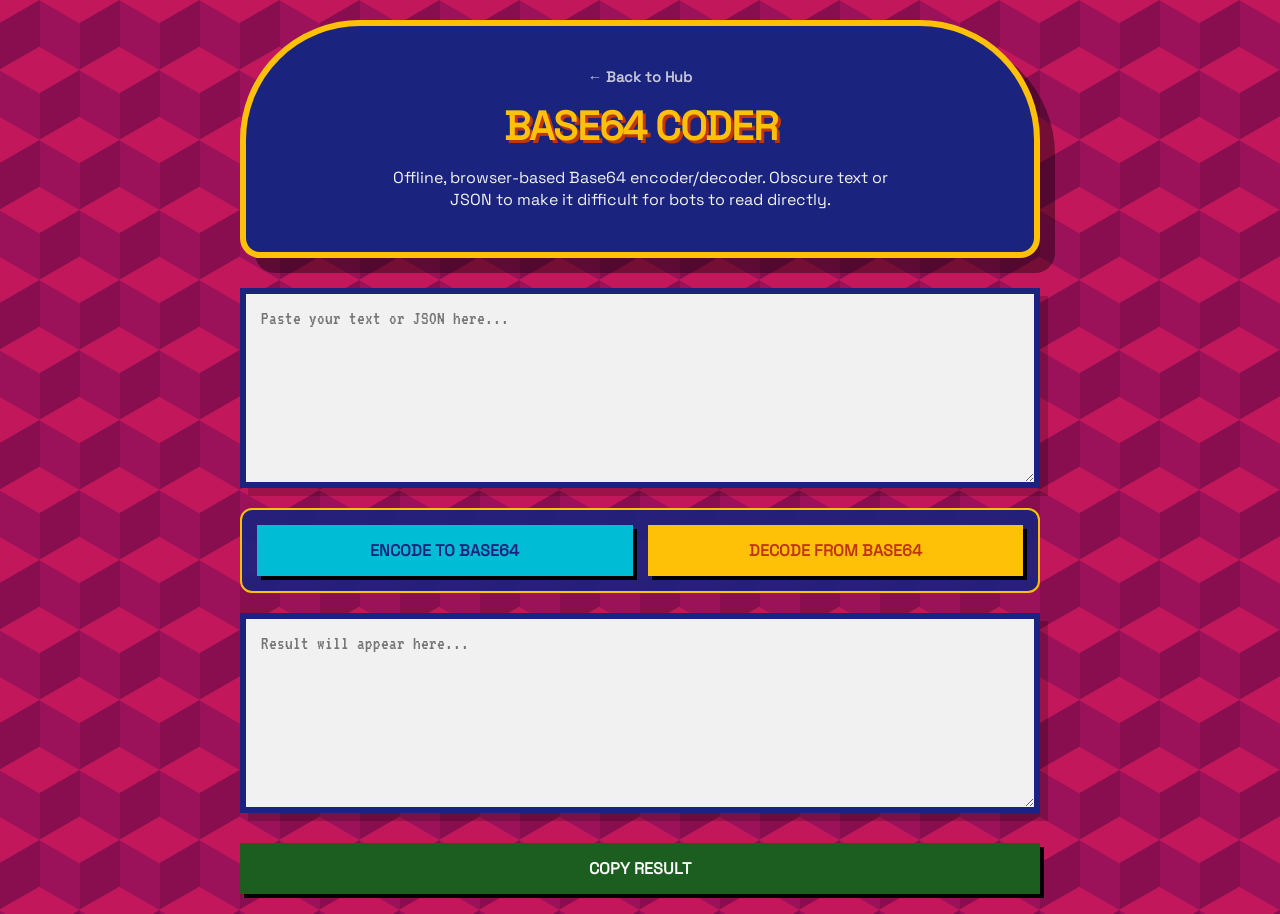
<file: base64-coder.html>
<!DOCTYPE html>
<html lang="en">
<head>
    <meta charset="UTF-8">
    <meta name="viewport" content="width=device-width, initial-scale=1.0">
    <meta name="robots" content="noindex, nofollow">
    <title>Base64 Coder</title>
    <link href="assets/css/space-grotesk.css" rel="stylesheet">
    <link href="assets/css/vt323.css" rel="stylesheet">
    
    <style>
        :root {
            --deep-indigo: #1a237e;
            --marigold: #ffc107;
            --burnt-orange: #bf360c;
            --deep-magenta: #880e4f;
            --vibrant-pink: #c2185b;
            --peacock: #00bcd4;
            --forest-green: #1b5e20;
            --white-silk: #f1f1f1;
        }

        * { box-sizing: border-box; }

        body {
            background-color: var(--deep-magenta);
            background-image: 
                linear-gradient(30deg, var(--vibrant-pink) 12%, transparent 12.5%, transparent 87%, var(--vibrant-pink) 87.5%, var(--vibrant-pink)),
                linear-gradient(150deg, var(--vibrant-pink) 12%, transparent 12.5%, transparent 87%, var(--vibrant-pink) 87.5%, var(--vibrant-pink)),
                linear-gradient(30deg, var(--vibrant-pink) 12%, transparent 12.5%, transparent 87%, var(--vibrant-pink) 87.5%, var(--vibrant-pink)),
                linear-gradient(150deg, var(--vibrant-pink) 12%, transparent 12.5%, transparent 87%, var(--vibrant-pink) 87.5%, var(--vibrant-pink)),
                linear-gradient(60deg, #9b125a 25%, transparent 25.5%, transparent 75%, #9b125a 75.5%, #9b125a),
                linear-gradient(60deg, #9b125a 25%, transparent 25.5%, transparent 75%, #9b125a 75.5%, #9b125a);
            background-size: 80px 140px;
            background-position: 0 0, 0 0, 40px 70px, 40px 70px, 0 0, 40px 70px;
            color: white;
            font-family: 'Space Grotesk', sans-serif;
            margin: 0;
            padding: 20px;
            display: flex;
            flex-direction: column;
            align-items: center;
            min-height: 100vh;
        }

        header {
            background: var(--deep-indigo);
            padding: 40px 30px;
            text-align: center;
            border-radius: 120px 120px 20px 20px;
            border: 6px solid var(--marigold);
            width: 100%;
            max-width: 800px;
            margin-bottom: 30px;
            box-shadow: 15px 15px 0px rgba(0,0,0,0.4);
        }

        h1 { 
            margin: 0; 
            font-weight: 700; 
            font-size: 2.5rem; 
            color: var(--marigold); 
            letter-spacing: -1px;
            text-shadow: 3px 3px var(--burnt-orange);
        }

        .intro { 
            color: var(--white-silk); 
            max-width: 500px; 
            margin: 15px auto 0; 
            line-height: 1.4; 
            font-size: 1rem;
        }

        .coder-container {
            width: 100%;
            max-width: 800px;
            display: flex;
            flex-direction: column;
            gap: 20px;
        }

        textarea {
            width: 100%;
            height: 200px;
            background: var(--white-silk);
            border: 6px solid var(--deep-indigo);
            color: #333;
            padding: 15px;
            font-family: 'VT323', monospace;
            font-size: 1.2rem;
            resize: vertical;
            box-shadow: 8px 8px 0px rgba(0,0,0,0.2);
        }

        textarea:focus {
            outline: none;
            border-color: var(--peacock);
        }

        .actions {
            display: flex;
            gap: 15px;
            background: rgba(26, 35, 126, 0.9);
            padding: 15px;
            border-radius: 12px;
            backdrop-filter: blur(5px);
            border: 2px solid var(--marigold);
        }

        button {
            flex: 1;
            padding: 15px;
            font-family: 'Space Grotesk', sans-serif;
            font-weight: 700;
            font-size: 1rem;
            text-transform: uppercase;
            border: none;
            cursor: pointer;
            transition: 0.1s;
            box-shadow: 4px 4px 0px black;
        }

        button:active { transform: translate(2px, 2px); box-shadow: 1px 1px 0px black; }
        
        .btn-encode { background: var(--peacock); color: var(--deep-indigo); }
        .btn-decode { background: var(--marigold); color: var(--burnt-orange); }
        .btn-copy { background: var(--forest-green); color: white; margin-top: 10px; width: 100%; }

        .back-link {
            display: inline-block;
            font-weight: bold;
            font-size: 0.9rem;
            color: var(--white-silk);
            text-decoration: none;
            opacity: 0.8;
            margin-bottom: 15px;
            transition: opacity 0.2s;
        }
        .back-link:hover {
            opacity: 1;
            text-decoration: underline;
        }
        @media (max-width: 600px) {
            header { padding: 30px 20px; border-radius: 60px 60px 15px 15px; }
            h1 { font-size: 2rem; }
            .actions { flex-direction: column; }
            button { padding: 20px; }
        }
    </style>
    <link rel="manifest" href="manifest.json">
    <script>
    if ('serviceWorker' in navigator) {
        window.addEventListener('load', () => {
            navigator.serviceWorker.register('./sw.js')
                .then(reg => console.log('Service Worker registered successfully!', reg.scope))
                .catch(err => console.error('Service Worker registration failed:', err));
        });
    }
    </script>
</head>
<body>

    <header>
        <a href="index.html" class="back-link">← Back to Hub</a>
        <h1>BASE64 CODER</h1>
        <p class="intro">
            Offline, browser-based Base64 encoder/decoder. Obscure text or JSON to make it difficult for bots to read directly.
        </p>
    </header>

    <div class="coder-container">
        <textarea id="input-area" placeholder="Paste your text or JSON here..."></textarea>
        
        <div class="actions">
            <button class="btn-encode" id="encode-btn">Encode to Base64</button>
            <button class="btn-decode" id="decode-btn">Decode from Base64</button>
        </div>

        <textarea id="output-area" placeholder="Result will appear here..." readonly></textarea>
        <button class="btn-copy" id="copy-btn">Copy Result</button>
    </div>

    <script>
        const inputArea = document.getElementById('input-area');
        const outputArea = document.getElementById('output-area');
        const encodeBtn = document.getElementById('encode-btn');
        const decodeBtn = document.getElementById('decode-btn');
        const copyBtn = document.getElementById('copy-btn');

        // Helper to handle UTF-8 correctly in Base64
        function utf8_to_b64(str) {
            return window.btoa(unescape(encodeURIComponent(str)));
        }

        function b64_to_utf8(str) {
            return decodeURIComponent(escape(window.atob(str)));
        }

        encodeBtn.onclick = () => {
            const text = inputArea.value;
            if (!text) return;
            try {
                outputArea.value = utf8_to_b64(text);
            } catch (err) {
                outputArea.value = "Error encoding. Check your input.";
            }
        };

        decodeBtn.onclick = () => {
            const text = inputArea.value.trim();
            if (!text) return;
            try {
                outputArea.value = b64_to_utf8(text);
            } catch (err) {
                outputArea.value = "Error decoding. Invalid Base64 string.";
            }
        };

        copyBtn.onclick = async () => {
            if (!outputArea.value) return;
            try {
                await navigator.clipboard.writeText(outputArea.value);
                const originalText = copyBtn.innerText;
                copyBtn.innerText = "COPIED!";
                setTimeout(() => copyBtn.innerText = originalText, 2000);
            } catch (err) {
                alert("Failed to copy text.");
            }
        };
    </script>
</body>
</html>
</file>
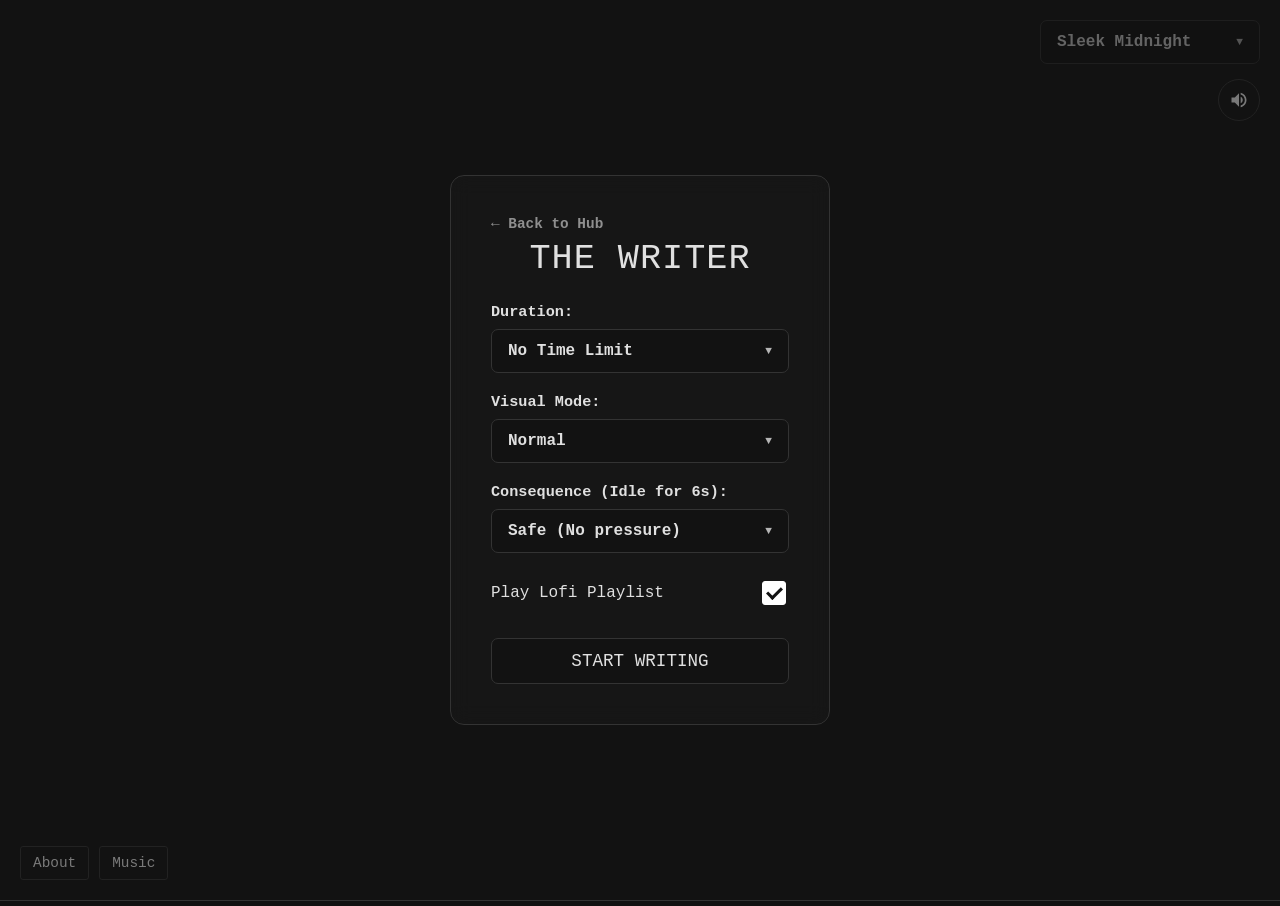
<file: dangerous-writer.html>
<!DOCTYPE html>
<html lang="en">
<head>
    <meta charset="UTF-8">
    <meta name="viewport" content="width=device-width, initial-scale=1.0, maximum-scale=1.0, user-scalable=no">
    <meta name="robots" content="noindex, nofollow">
    <title>Munir's Writing App</title>
    <link href="assets/css/space-grotesk.css" rel="stylesheet">
    <link href="assets/css/vt323.css" rel="stylesheet">
    <style>
        :root {
            /* Dynamic variables - defaults to The Zone Night */
            --bg: #121212; 
            --text: #e0e0e0; 
            --accent: #333; 
            --bar: #ffffff;
            --box-bg: rgba(255,255,255,0.02); 
            --toolbar-bg: rgba(18,18,18,0.95);
            --danger: #ff4757;
            --font-body: ui-monospace, SFMono-Regular, "Cascadia Code", Menlo, Consolas, monospace;
            --font-heading: ui-monospace, SFMono-Regular, "Cascadia Code", Menlo, Consolas, monospace;
            --border-w: 1px;
            --shadow-offset: 0px;
            --btn-text-transform: none;
            --heading-size: 2.2rem;
            --heading-shadow: none;
            --transition-speed: 0.4s;
            --pattern-opacity: 0;
        }

        body { 
            margin: 0; padding: 0; 
            background: var(--bg); color: var(--text); 
            font-family: var(--font-body); 
            overflow: hidden; 
            transition: background var(--transition-speed), color var(--transition-speed); 
        }

        /* Subtle dot pattern for Indian Writer themes */
        body::before {
            content: ''; position: fixed; inset: 0; z-index: -1; pointer-events: none;
            background-image: radial-gradient(var(--accent) 1.5px, transparent 1.5px);
            background-size: 35px 35px;
            opacity: var(--pattern-opacity);
            transition: opacity var(--transition-speed);
        }
        
        a { color: var(--bar); text-decoration: none; }
        a:hover { text-decoration: underline; }

        #progress-container { position: fixed; top: 0; left: 0; width: 100%; height: 4px; background: transparent; z-index: 1000; }
        #progress-bar { width: 0%; height: 100%; background: var(--bar); transition: width 1s linear, background-color var(--transition-speed); opacity: 0.8; }

        .screen { position: fixed; inset: 0; display: flex; flex-direction: column; align-items: center; justify-content: center; z-index: 2000; gap: 15px; transition: opacity 0.4s ease; }
        .hidden { display: none !important; opacity: 0; pointer-events: none; }

        .setup-box { 
            padding: 40px; 
            border-radius: calc(16px - (var(--border-w) * 2)); /* Squares off if border is thick */
            border: var(--border-w) solid var(--accent); 
            background: var(--box-bg); 
            display: flex; flex-direction: column; gap: 20px; align-items: center; 
            width: 380px; max-width: 90%; 
            box-shadow: var(--shadow-offset) var(--shadow-offset) 0px var(--bar); 
            box-sizing: border-box; backdrop-filter: blur(10px);
            transition: all var(--transition-speed);
        }

        h1 { 
            font-family: var(--font-heading); 
            font-weight: normal; letter-spacing: 1px; margin: 0 0 5px 0; 
            font-size: var(--heading-size); text-align: center; 
            text-shadow: var(--heading-shadow); 
            line-height: 1; transition: all var(--transition-speed); 
        }
        
        .row { display: flex; flex-direction: column; gap: 8px; font-size: 0.95rem; width: 100%; align-items: flex-start; position: relative; font-weight: bold; }
        
        button, input[type="number"] { 
            width: 100%; padding: 12px 16px; 
            background: var(--bg); border: var(--border-w) solid var(--accent); 
            color: var(--text); cursor: pointer; 
            border-radius: calc(8px - var(--border-w)); 
            font-family: var(--font-heading); font-size: 1.1rem; 
            text-transform: var(--btn-text-transform);
            box-shadow: calc(var(--shadow-offset)*0.5) calc(var(--shadow-offset)*0.5) 0px var(--bar);
            transition: all 0.2s; outline: none; box-sizing: border-box; 
        }
        button:hover, input[type="number"]:focus { 
            transform: translate(-1px, -1px);
            box-shadow: calc(var(--shadow-offset)*0.7) calc(var(--shadow-offset)*0.7) 0px var(--bar);
            background: var(--accent); color: var(--bg); 
        }

        /* Custom Select Styles */
        .custom-select { position: relative; width: 100%; font-family: var(--font-body); }
        .select-selected { 
            padding: 12px 16px; border: var(--border-w) solid var(--accent); 
            border-radius: calc(8px - var(--border-w));
            background: var(--bg); cursor: pointer; display: flex; justify-content: space-between; align-items: center; 
            transition: all 0.2s; user-select: none; font-size: 1rem; font-weight: bold;
        }
        .select-selected:hover { background: var(--accent); color: var(--bg); }
        .select-selected::after { content: '▼'; font-size: 0.7rem; opacity: 0.8; transition: transform 0.2s; }
        .custom-select.active .select-selected::after { transform: rotate(180deg); }
        
        .select-items { 
            position: absolute; top: 100%; left: 0; right: 0; z-index: 99; margin-top: 5px; 
            background: var(--bg); border: var(--border-w) solid var(--accent); 
            border-radius: calc(8px - var(--border-w));
            max-height: 200px; overflow-y: auto; 
            box-shadow: var(--shadow-offset) var(--shadow-offset) 0px var(--bar); 
            display: none; transition: all var(--transition-speed); 
        }
        .custom-select.active .select-items { display: block; }
        .select-items div { padding: 12px 16px; cursor: pointer; border-bottom: 1px solid var(--accent); transition: background 0.2s; font-weight: bold; }
        .select-items div:last-child { border-bottom: none; }
        .select-items div:hover { background: var(--accent); color: var(--bg); }

        .row-inline { display: flex; justify-content: space-between; width: 100%; align-items: center; }
        
        /* Custom Checkbox */
        input[type="checkbox"] {
            appearance: none; -webkit-appearance: none;
            width: 24px; height: 24px;
            border: var(--border-w) solid var(--accent);
            border-radius: calc(4px - var(--border-w));
            background-color: var(--bg);
            cursor: pointer;
            position: relative;
            display: inline-block;
            transition: all 0.2s;
            box-shadow: calc(var(--shadow-offset)*0.3) calc(var(--shadow-offset)*0.3) 0px var(--bar);
        }
        input[type="checkbox"]:checked {
            background-color: var(--bar);
            border-color: var(--bar);
        }
        input[type="checkbox"]:checked::after {
            content: '';
            position: absolute;
            left: 7px; top: 2px;
            width: 6px; height: 12px;
            border: solid var(--bg);
            border-width: 0 3px 3px 0;
            transform: rotate(45deg);
        }

        /* Floating Controls */
        .floating-controls { position: fixed; top: 20px; right: 20px; display: flex; flex-direction: column; gap: 15px; align-items: flex-end; z-index: 5000; transition: opacity 0.5s ease; }
        .floating-btn { opacity: 0.5; transition: opacity 0.3s ease; cursor: pointer; font-size: 0.9rem; pointer-events: auto; }
        .floating-btn:hover { opacity: 1; }
        .mute-btn { 
            width: 40px; height: 40px; border: var(--border-w) solid var(--accent); 
            border-radius: 50%; display: flex; align-items: center; justify-content: center; 
            background: var(--bg); color: var(--text); box-shadow: calc(var(--shadow-offset)*0.3) calc(var(--shadow-offset)*0.3) 0px var(--bar);
            transition: all var(--transition-speed); 
        }

        .bottom-links { position: fixed; bottom: 20px; left: 20px; display: flex; gap: 10px; z-index: 3000; }
        .bottom-links button { padding: 8px 12px; width: auto; font-size: 0.9rem; border-radius: calc(4px - var(--border-w)); }

        /* Modal */
        .modal { position: fixed; inset: 0; background: rgba(0,0,0,0.8); z-index: 6000; display: flex; align-items: center; justify-content: center; backdrop-filter: blur(5px); }
        .modal-content { 
            background: var(--bg); border: var(--border-w) solid var(--accent); padding: 30px; 
            border-radius: calc(12px - var(--border-w)); max-width: 450px; width: 90%; text-align: left; line-height: 1.6; position: relative; box-sizing: border-box; 
            box-shadow: var(--shadow-offset) var(--shadow-offset) 0px var(--bar); transition: all var(--transition-speed); 
        }
        .modal-content p { font-size: 0.95rem; margin: 10px 0; }
        .modal-content h2 { font-family: var(--font-heading); font-size: 2rem; color: var(--text); margin-top: 0; }
        .close-modal { position: absolute; top: 15px; right: 15px; background: transparent; border: none !important; box-shadow: none !important; font-size: 1.5rem; color: var(--text); cursor: pointer; width: auto; padding: 0; line-height: 1; }
        .close-modal:hover { background: transparent !important; color: var(--danger) !important; }
        
        /* Floating Theme Selector Tweaks */
        .floating-theme-selector { width: 220px; opacity: 0.4; transition: opacity 0.3s; }
        .floating-theme-selector:hover, .floating-theme-selector.active { opacity: 1; }
        .floating-theme-selector .select-items { max-height: 400px; } /* Gives more room for all 8 themes */

        /* Writing Area */
        #writing-area { position: relative; width: 100vw; height: 100dvh; display: flex; align-items: center; justify-content: center; padding: 0 40px; box-sizing: border-box; }
        #real-input { position: absolute; width: 100%; height: 100%; opacity: 0; z-index: 10; cursor: text; resize: none; top: 0; left: 0; }
        
        #visual-display { width: 100%; max-width: 800px; height: 100%; font-family: var(--font-heading); font-size: 1.5rem; line-height: 1.6; text-align: left; overflow-y: auto; white-space: pre-wrap; word-wrap: break-word; transition: filter 0.3s ease; padding-right: 15px; padding-bottom: 40vh; box-sizing: border-box; scroll-behavior: smooth; }
        #visual-display::before { content: ''; display: block; height: 30vh; width: 100%; }
        
        #cursor { display: none; }
        #cursor.active { display: inline-block; animation: blink 1s step-end infinite; vertical-align: bottom; margin-left: 2px; opacity: 0.8; color: var(--text); }
        @keyframes blink { 0%, 100% { opacity: 1; } 50% { opacity: 0; } }

        #visual-display::-webkit-scrollbar { width: 8px; }
        #visual-display::-webkit-scrollbar-thumb { background: var(--accent); }
        
        .hardcore { filter: blur(8px); opacity: 0.8; }
        
        #flash-char { position: fixed; top: 50%; left: 50%; transform: translate(-50%, -50%); font-family: var(--font-heading); font-size: 15rem; font-weight: 300; color: var(--text); pointer-events: none; opacity: 0; transition: opacity 0.1s; z-index: 1; }
        
        #vignette { position: fixed; inset: 0; pointer-events: none; box-shadow: inset 0 0 0px rgba(255,71,87,0); transition: box-shadow 0.4s ease-in-out; z-index: 5; }
        .warning-glow { box-shadow: inset 0 0 100px rgba(255,71,87,0.5) !important; }

        #success-toolbar { position: fixed; bottom: 0; left: 0; width: 100%; padding: 20px; background: var(--toolbar-bg); border-top: var(--border-w) solid var(--accent); display: flex; justify-content: center; align-items: center; gap: 15px; z-index: 2000; transition: transform 0.4s cubic-bezier(0.1, 0.9, 0.2, 1); transform: translateY(100%); backdrop-filter: blur(10px); box-sizing: border-box; }
        #success-toolbar.visible { transform: translateY(0); }
        #toolbar-msg { font-family: var(--font-heading); font-size: 1.1rem; opacity: 0.8; }

        .back-link {
            font-weight: bold;
            font-size: 0.9rem;
            color: var(--text);
            text-decoration: none;
            opacity: 0.6;
            align-self: flex-start;
            margin-bottom: -10px;
            transition: opacity 0.2s;
        }
        .back-link:hover {
            opacity: 1;
            text-decoration: underline;
        }
        @media (max-width: 600px) {
            .setup-box { padding: 25px 20px; }
            h1 { font-size: 2rem; }
            #writing-area { padding: 0 20px; }
            #visual-display { font-size: 1.2rem; padding-bottom: 40px; }
            #flash-char { font-size: 8rem; }
            #success-toolbar { flex-direction: column; gap: 10px; text-align: center; }
        }
    </style>
    <link rel="manifest" href="manifest.json">
    <script>
    if ('serviceWorker' in navigator) {
        window.addEventListener('load', () => {
            navigator.serviceWorker.register('./sw.js')
                .then(reg => console.log('Service Worker registered successfully!', reg.scope))
                .catch(err => console.error('Service Worker registration failed:', err));
        });
    }
    </script>
</head>
<body>

    <audio id="bg-music" crossorigin="anonymous"></audio>

    <div class="floating-controls">
        <div class="custom-select floating-theme-selector" id="theme-selector" data-target="theme-select">
            <div class="select-selected" id="theme-display">Sleek Midnight</div>
            <div class="select-items" id="theme-list">
                </div>
        </div>
        <input type="hidden" id="theme-select" value="zone-night">
        <div id="mute-wrapper" class="floating-btn" onclick="toggleMute()">
            <div class="mute-btn" id="mute-icon">
                <svg viewBox="0 0 24 24" width="20" height="20" fill="currentColor"><path d="M3 9v6h4l5 5V4L7 9H3zm13.5 3c0-1.77-1.02-3.29-2.5-4.03v8.05c1.48-.73 2.5-2.25 2.5-4.02zM14 3.23v2.06c2.89.86 5 3.54 5 6.71s-2.11 5.85-5 6.71v2.06c4.01-.91 7-4.49 7-8.77s-2.99-7.86-7-8.77z"/></svg>
            </div>
        </div>
    </div>
    
    <div class="bottom-links">
        <button id="about-btn" class="floating-btn" onclick="toggleModal('about-modal', true)">About</button>
        <button id="credits-btn" class="floating-btn" onclick="toggleModal('credits-modal', true)">Music</button>
    </div>

    <div id="about-modal" class="modal hidden">
        <div class="modal-content">
            <button class="close-modal" onclick="toggleModal('about-modal', false)">&times;</button>
            <h2>Welcome to The Zone</h2>
            <p>This tool is designed to bypass writer's block by forcing momentum. Set your timer, pick your punishment, and do not stop typing.</p>
            <p><strong>No Time Limit mode:</strong> Use the app as a focused, offline notepad without a timer.</p>
        </div>
    </div>

    <div id="credits-modal" class="modal hidden">
        <div class="modal-content">
            <button class="close-modal" onclick="toggleModal('credits-modal', false)">&times;</button>
            <h2>Vibe Credits</h2>
            <p>Music by Monume, DELOSound, and MondaMusic.</p>
        </div>
    </div>

    <div id="progress-container"><div id="progress-bar"></div></div>
    <div id="vignette"></div>
    <div id="flash-char"></div>

    <div id="setup-screen" class="screen">
        <div class="setup-box">
            <a href="index.html" class="back-link">← Back to Hub</a>
            <h1 id="main-title">THE WRITER</h1>

            <div class="row">
                <label>Duration:</label>
                <div class="custom-select" data-target="timer-select">
                    <div class="select-selected">No Time Limit</div>
                    <div class="select-items">
                        <div data-value="1">1 Min</div>
                        <div data-value="2.83">2:50 (Sprint)</div>
                        <div data-value="5">5 Mins</div>
                        <div data-value="10">10 Mins</div>
                        <div data-value="infinite">No Time Limit</div>
                        <div data-value="custom">Custom...</div>
                    </div>
                </div>
                <input type="hidden" id="timer-select" value="infinite">
                <input type="number" id="custom-time" class="hidden" placeholder="Minutes (e.g. 20)" min="1" style="margin-top: 5px;">
            </div>
            
            <div class="row">
                <label>Visual Mode:</label>
                <div class="custom-select" data-target="visual-mode">
                    <div class="select-selected">Normal</div>
                    <div class="select-items">
                        <div data-value="normal">Normal</div>
                        <div data-value="blur">Hardcore (Blur Text)</div>
                    </div>
                </div>
                <input type="hidden" id="visual-mode" value="normal">
            </div>

            <div class="row">
                <label>Consequence (Idle for 6s):</label>
                <div class="custom-select" data-target="danger-mode">
                    <div class="select-selected">Safe (No pressure)</div>
                    <div class="select-items">
                        <div data-value="none">Safe (No pressure)</div>
                        <div data-value="warning">Warning Only (Red glow)</div>
                        <div data-value="pause">Strict (Halts session)</div>
                        <div data-value="wipeout">Kamikaze (Deletes everything!)</div>
                    </div>
                </div>
                <input type="hidden" id="danger-mode" value="none">
            </div>

            <div class="row-inline" style="margin-top: 5px;">
                <label for="music-toggle">Play Lofi Playlist</label>
                <input type="checkbox" id="music-toggle"> 
            </div>
            
            <button onclick="initSession()" style="margin-top: 10px;">START WRITING</button>
        </div>
    </div>

    <div id="fail-screen" class="screen hidden">
        <h1 style="color: var(--danger); font-size: 4rem;">WIPEOUT.</h1>
        <p style="opacity: 0.9; margin-bottom: 30px; font-weight: bold; font-size: 1.2rem;">The text is gone. Take a breath and try again.</p>
        <button onclick="returnToSetup()" style="width: auto;">Restart</button>
    </div>

    <div id="success-toolbar">
        <span id="toolbar-msg">Timer done. Keep writing, or save when ready.</span>
        <button id="save-btn" onclick="saveWork()" style="width: auto;">Save (.md)</button>
        <button onclick="returnToSetup()" style="width: auto;">New Session</button>
    </div>

    <div id="writing-area">
        <textarea id="real-input" spellcheck="false" autocomplete="off" disabled></textarea>
        <div id="visual-display"><span id="text-content"></span><span id="cursor">█</span></div>
    </div>

    <script>
        /* THEMES CONFIGURATION */
        const themes = {
            'zone-night': { name: 'Sleek Midnight', bg: '#121212', text: '#e0e0e0', accent: '#333', bar: '#ffffff', boxBg: 'rgba(255,255,255,0.02)', toolbarBg: 'rgba(18,18,18,0.95)', fontBody: 'ui-monospace, monospace', fontHeading: 'ui-monospace, monospace', borderW: '1px', shadowW: '0px', btnTransform: 'none', danger: '#ff4757', headingSize: '2.2rem', patternOpacity: '0' },
            'zone-day': { name: 'Coffee Cozy', bg: '#fbf7f0', text: '#5c4b37', accent: '#d4c5b0', bar: '#8bba94', boxBg: 'rgba(0,0,0,0.02)', toolbarBg: 'rgba(251,247,240,0.95)', fontBody: 'ui-monospace, monospace', fontHeading: 'ui-monospace, monospace', borderW: '1px', shadowW: '0px', btnTransform: 'none', danger: '#ff4757', headingSize: '2.2rem', patternOpacity: '0' },
            'ind-dark-1': { name: 'Indigo Maximalist', bg: '#311b92', text: '#ffc107', accent: '#00bcd4', bar: '#bf360c', boxBg: 'rgba(0,0,0,0.4)', toolbarBg: 'rgba(49,27,146,0.95)', fontBody: '"Space Grotesk", sans-serif', fontHeading: '"VT323", monospace', borderW: '4px', shadowW: '8px', btnTransform: 'uppercase', danger: '#d50000', headingSize: '2.2rem', patternOpacity: '0.15' },
            'ind-dark-2': { name: 'Gulaabi Midnight', bg: '#1a0018', text: '#ff4081', accent: '#00e676', bar: '#ffd54f', boxBg: 'rgba(0,0,0,0.5)', toolbarBg: 'rgba(26,0,24,0.95)', fontBody: '"Space Grotesk", sans-serif', fontHeading: '"VT323", monospace', borderW: '4px', shadowW: '8px', btnTransform: 'uppercase', danger: '#d50000', headingSize: '2.2rem', patternOpacity: '0.15' },
            'ind-light-1': { name: 'Pistachio Minimal', bg: '#faf8f5', text: '#3e2723', accent: '#c5e1a5', bar: '#d84315', boxBg: 'rgba(255,255,255,0.8)', toolbarBg: 'rgba(250,248,245,0.95)', fontBody: '"Space Grotesk", sans-serif', fontHeading: '"VT323", monospace', borderW: '4px', shadowW: '8px', btnTransform: 'uppercase', danger: '#d50000', headingSize: '2.2rem', patternOpacity: '0.15' },
            'ind-light-2': { name: 'Morpinch Sea', bg: '#e0f2f1', text: '#00695c', accent: '#fbc02d', bar: '#f48fb1', boxBg: 'rgba(255,255,255,0.8)', toolbarBg: 'rgba(224,242,241,0.95)', fontBody: '"Space Grotesk", sans-serif', fontHeading: '"VT323", monospace', borderW: '4px', shadowW: '8px', btnTransform: 'uppercase', danger: '#d50000', headingSize: '2.2rem', patternOpacity: '0.15' },
            'ind-dark-3': { name: 'Morpinch Forest', bg: '#004d40', text: '#fff59d', accent: '#ff7043', bar: '#26a69a', boxBg: 'rgba(0,0,0,0.4)', toolbarBg: 'rgba(0,77,64,0.95)', fontBody: '"Space Grotesk", sans-serif', fontHeading: '"VT323", monospace', borderW: '4px', shadowW: '8px', btnTransform: 'uppercase', danger: '#d50000', headingSize: '2.2rem', patternOpacity: '0.15' },
            'ind-light-3': { name: 'Gulaabi Rose', bg: '#fce4ec', text: '#880e4f', accent: '#9e9d24', bar: '#ff9800', boxBg: 'rgba(255,255,255,0.8)', toolbarBg: 'rgba(252,228,236,0.95)', fontBody: '"Space Grotesk", sans-serif', fontHeading: '"VT323", monospace', borderW: '4px', shadowW: '8px', btnTransform: 'uppercase', danger: '#d50000', headingSize: '2.2rem', patternOpacity: '0.15' }
        };

        function getLuminance(hex) {
            const rgb = hex.replace('#', '').match(/.{2}/g).map(x => parseInt(x, 16));
            return (0.299 * rgb[0] + 0.587 * rgb[1] + 0.114 * rgb[2]) / 255;
        }

        function populateThemeList() {
            const list = document.getElementById('theme-list');
            list.innerHTML = '';

            const sortedThemes = Object.entries(themes).sort((a, b) => {
                const lumA = getLuminance(a[1].bg);
                const lumB = getLuminance(b[1].bg);
                return lumB - lumA; // Lightest first
            });

            for (const [key, t] of sortedThemes) {
                const div = document.createElement('div');
                div.dataset.value = key;
                div.innerText = t.name;
                div.style.backgroundColor = t.bg;
                div.style.color = t.text;
                div.style.borderBottom = `2px solid ${t.accent}`;
                div.addEventListener('click', () => {
                    document.getElementById('theme-display').innerText = t.name;
                    document.getElementById('theme-select').value = key;
                    applyTheme(key);
                    document.getElementById('theme-selector').classList.remove('active');
                });
                list.appendChild(div);
            }
        }

        function applyTheme(themeKey) {
            const t = themes[themeKey];
            if(!t) return;
            const root = document.documentElement;
            root.style.setProperty('--bg', t.bg);
            root.style.setProperty('--text', t.text);
            root.style.setProperty('--accent', t.accent);
            root.style.setProperty('--bar', t.bar);
            root.style.setProperty('--box-bg', t.boxBg);
            root.style.setProperty('--toolbar-bg', t.toolbarBg);
            root.style.setProperty('--font-body', t.fontBody);
            root.style.setProperty('--font-heading', t.fontHeading);
            root.style.setProperty('--border-w', t.borderW);
            root.style.setProperty('--shadow-offset', t.shadowW);
            root.style.setProperty('--btn-text-transform', t.btnTransform);
            root.style.setProperty('--danger', t.danger);
            root.style.setProperty('--heading-size', t.headingSize);
            root.style.setProperty('--pattern-opacity', t.patternOpacity);
            root.style.setProperty('--heading-shadow', t.shadowW === '0px' ? 'none' : `3px 3px ${t.bar}`);

            savePreferences();
        }

        /* SESSION MECHANICS */
        let duration, timeLeft, clock, dangerTimer;
        let lastInputTime = Date.now();
        let isSessionActive = false; 
        let hasUnsavedText = false; // Prevents accidental closes
        
        const playlist = ['assets/music/audio1.mp3', 'assets/music/audio2.mp3']; // Replace with actual paths
        let currentTrackIndex = 0; 
        const musicPlayer = document.getElementById('bg-music');

        musicPlayer.addEventListener('ended', () => {
            currentTrackIndex = (currentTrackIndex + 1) % playlist.length;
            musicPlayer.src = playlist[currentTrackIndex];
            musicPlayer.play().catch(e => console.log("Audio play blocked.", e));
        });

        const screens = { setup: document.getElementById('setup-screen'), fail: document.getElementById('fail-screen') };
        const input = document.getElementById('real-input');
        const display = document.getElementById('visual-display');
        const flash = document.getElementById('flash-char');
        const vignette = document.getElementById('vignette');
        const bar = document.getElementById('progress-bar');
        const toolbar = document.getElementById('success-toolbar');
        const toolbarMsg = document.getElementById('toolbar-msg');

        document.addEventListener('DOMContentLoaded', () => {
            populateThemeList();
            initCustomSelects();
            
            const savedPrefs = localStorage.getItem('unifiedWriterPrefs');
            if (savedPrefs) {
                const prefs = JSON.parse(savedPrefs);
                setCustomSelectValue('timer-select', prefs.timer || 'infinite');
                setCustomSelectValue('visual-mode', prefs.visual || 'normal');
                setCustomSelectValue('danger-mode', prefs.danger || 'none');
                document.getElementById('music-toggle').checked = prefs.music !== false;
                
                const savedTheme = prefs.theme || 'zone-night';
                setCustomSelectValue('theme-select', savedTheme, 'theme-selector', 'theme-display');
                applyTheme(savedTheme);
            } else {
                setCustomSelectValue('timer-select', 'infinite');
                setCustomSelectValue('visual-mode', 'normal');
                setCustomSelectValue('danger-mode', 'none');
                document.getElementById('music-toggle').checked = true;
                applyTheme('zone-night');
            }

            wakeControls();
            
            if (window.visualViewport) {
                window.visualViewport.addEventListener('resize', () => {
                    document.getElementById('writing-area').style.height = window.visualViewport.height + 'px';
                    if (isSessionActive) {
                        display.scrollTop = display.scrollHeight;
                    }
                });
                document.getElementById('writing-area').style.height = window.visualViewport.height + 'px';
            }
        });

        let hideControlsTimer;
        function wakeControls() {
            const fc = document.querySelector('.floating-controls');
            if(fc) {
                fc.style.opacity = '1';
                fc.style.pointerEvents = 'auto';
                clearTimeout(hideControlsTimer);
                hideControlsTimer = setTimeout(() => {
                    fc.style.opacity = '0';
                    fc.style.pointerEvents = 'none';
                }, 2500);
            }
        }
        document.addEventListener('mousemove', wakeControls);
        document.addEventListener('touchstart', wakeControls);

        /* DATA LOSS PREVENTION */
        window.addEventListener('beforeunload', (e) => {
            if (hasUnsavedText) {
                e.preventDefault();
                e.returnValue = '';
            }
        });

        function initCustomSelects() {
            document.querySelectorAll('.custom-select').forEach(customSelect => {
                if (customSelect.id === 'theme-selector') return; // Handled separately
                const selected = customSelect.querySelector('.select-selected');
                const itemsList = customSelect.querySelector('.select-items');
                const hiddenInput = document.getElementById(customSelect.dataset.target);

                selected.addEventListener('click', (e) => {
                    e.stopPropagation();
                    document.querySelectorAll('.custom-select').forEach(el => { if (el !== customSelect) el.classList.remove('active'); });
                    customSelect.classList.toggle('active');
                });

                itemsList.querySelectorAll('div').forEach(item => {
                    item.addEventListener('click', () => {
                        selected.innerText = item.innerText;
                        hiddenInput.value = item.dataset.value;
                        customSelect.classList.remove('active');
                        if (hiddenInput.id === 'timer-select') checkCustomTime();
                    });
                });
            });

            // Specific bind for the theme selector to handle toggles
            const themeSel = document.getElementById('theme-selector');
            themeSel.querySelector('.select-selected').addEventListener('click', (e) => {
                e.stopPropagation();
                document.querySelectorAll('.custom-select').forEach(el => { if (el !== themeSel) el.classList.remove('active'); });
                themeSel.classList.toggle('active');
            });

            document.addEventListener('click', () => {
                document.querySelectorAll('.custom-select').forEach(el => el.classList.remove('active'));
            });
        }

        function setCustomSelectValue(targetId, value, selectId = null, displayId = null) {
            const hiddenInput = document.getElementById(targetId);
            const customSelect = document.getElementById(selectId) || document.querySelector(`.custom-select[data-target="${targetId}"]`);
            if (!customSelect || !hiddenInput) return;
            
            const targetItem = customSelect.querySelector(`.select-items div[data-value="${value}"]`);
            if (targetItem) {
                if (displayId) {
                    document.getElementById(displayId).innerText = targetItem.innerText;
                } else {
                    customSelect.querySelector('.select-selected').innerText = targetItem.innerText;
                }
                hiddenInput.value = value;
                if (targetId === 'timer-select') checkCustomTime();
            }
        }

        function checkCustomTime() {
            const val = document.getElementById('timer-select').value;
            const customInput = document.getElementById('custom-time');
            if (val === 'custom') customInput.classList.remove('hidden');
            else customInput.classList.add('hidden');
        }

        function savePreferences() {
            const prefs = {
                timer: document.getElementById('timer-select').value,
                visual: document.getElementById('visual-mode').value,
                danger: document.getElementById('danger-mode').value,
                music: document.getElementById('music-toggle').checked,
                theme: document.getElementById('theme-select').value
            };
            localStorage.setItem('unifiedWriterPrefs', JSON.stringify(prefs));
        }

        function toggleMute() {
            const icon = document.getElementById('mute-icon');
            const volUpSVG = `<svg viewBox="0 0 24 24" width="20" height="20" fill="currentColor"><path d="M3 9v6h4l5 5V4L7 9H3zm13.5 3c0-1.77-1.02-3.29-2.5-4.03v8.05c1.48-.73 2.5-2.25 2.5-4.02zM14 3.23v2.06c2.89.86 5 3.54 5 6.71s-2.11 5.85-5 6.71v2.06c4.01-.91 7-4.49 7-8.77s-2.99-7.86-7-8.77z"/></svg>`;
            const volOffSVG = `<svg viewBox="0 0 24 24" width="20" height="20" fill="currentColor"><path d="M16.5 12c0-1.77-1.02-3.29-2.5-4.03v2.21l2.45 2.45c.03-.2.05-.41.05-.63zm2.5 0c0 .94-.2 1.82-.54 2.64l1.51 1.51C20.63 14.91 21 13.5 21 12c0-4.28-2.99-7.86-7-8.77v2.06c2.89.86 5 3.54 5 6.71zM4.27 3L3 4.27 7.73 9H3v6h4l5 5v-6.73l4.25 4.25c-.67.52-1.42.93-2.25 1.18v2.06c1.38-.31 2.63-.95 3.69-1.81L19.73 21 21 19.73l-9-9L4.27 3zM12 4L9.91 6.09 12 8.18V4z"/></svg>`;
            
            if (musicPlayer.muted) {
                musicPlayer.muted = false;
                icon.innerHTML = volUpSVG;
            } else {
                musicPlayer.muted = true;
                icon.innerHTML = volOffSVG;
            }
        }

        function toggleModal(modalId, show) {
            const modal = document.getElementById(modalId);
            if (show) modal.classList.remove('hidden');
            else modal.classList.add('hidden');
        }

        function showScreen(screenKey) {
            Object.values(screens).forEach(s => s.classList.add('hidden'));
            if (screenKey) screens[screenKey].classList.remove('hidden');
        }

        function initSession() {
            const selectVal = document.getElementById('timer-select').value;
            const minutes = selectVal === 'custom' ? document.getElementById('custom-time').value : selectVal;
            
            if (selectVal !== 'infinite' && (!minutes || minutes <= 0)) return alert("Please enter a valid time.");

            savePreferences(); 

            isSessionActive = true;
            input.value = "";
            document.getElementById('text-content').innerText = "";
            hasUnsavedText = false;
            
            bar.style.width = "0%";
            toolbar.classList.remove('visible');
            document.getElementById('cursor').classList.add('active'); // Activates cursor
            
            document.querySelector('.bottom-links').style.display = 'none';
            
            if (document.documentElement.requestFullscreen && !document.fullscreenElement) {
                document.documentElement.requestFullscreen().catch(() => {});
            }
            
            if (document.getElementById('music-toggle').checked) {
                if (!musicPlayer.src || musicPlayer.paused) {
                    musicPlayer.src = playlist[currentTrackIndex];
                    musicPlayer.volume = 0.5;
                    musicPlayer.play().catch(e => console.log("Audio play blocked.", e));
                }
            } else {
                musicPlayer.pause();
            }

            if (document.getElementById('visual-mode').value === 'blur') document.getElementById('text-content').classList.add('hardcore');
            else document.getElementById('text-content').classList.remove('hardcore');

            showScreen(null);
            input.disabled = false;
            input.focus();
            lastInputTime = Date.now();

            if (selectVal === 'infinite') {
                duration = 0;
                bar.style.opacity = '0'; // Hide bar
                toolbarMsg.innerText = "No Time Limit. You are in notepad mode. Consequences still apply.";
                toolbar.classList.add('visible');
            } else {
                duration = parseFloat(minutes) * 60;
                timeLeft = duration;
                bar.style.opacity = '0.8';
                toolbarMsg.innerText = "Timer done. Keep writing, or save when ready.";
                clock = setInterval(tick, 1000);
            }
            dangerLoop();
        }

        function tick() {
            timeLeft--;
            const percent = ((duration - timeLeft) / duration) * 100;
            bar.style.width = percent + "%";
            if (timeLeft <= 0) endTimerPhase();
        }

        function dangerLoop() {
            dangerTimer = setInterval(() => {
                if (!isSessionActive) return;
                
                const dangerMode = document.getElementById('danger-mode').value;
                if (dangerMode === 'none') return; 

                const idleTime = Date.now() - lastInputTime;
                
                if (idleTime > 2000) vignette.classList.add('warning-glow');
                else vignette.classList.remove('warning-glow');

                if (idleTime > 6000) {
                    if (dangerMode === 'pause') {
                        toolbarMsg.innerText = "Session halted due to inactivity. Save your work.";
                        toolbarMsg.style.color = "var(--danger)";
                        if(duration > 0) clearInterval(clock);
                        endTimerPhase();
                    } else if (dangerMode === 'wipeout') {
                        killSession(); 
                    }
                }
            }, 100);
        }

        function forceCursorToEnd() {
            if(isSessionActive) input.selectionStart = input.selectionEnd = input.value.length;
        }
        
        input.addEventListener('click', forceCursorToEnd);
        input.addEventListener('keydown', (e) => {
            if (['ArrowLeft', 'ArrowUp', 'ArrowRight', 'ArrowDown'].includes(e.key)) e.preventDefault();
            forceCursorToEnd();
        });

        input.addEventListener('input', () => {
            lastInputTime = Date.now();
            hasUnsavedText = input.value.length > 0;
            document.getElementById('text-content').innerText = input.value;
            display.scrollTop = display.scrollHeight;

            if (isSessionActive && document.getElementById('visual-mode').value === 'blur') {
                const lastChar = input.value.slice(-1);
                if (lastChar && lastChar.trim() !== '') {
                    flash.innerText = lastChar;
                    flash.style.opacity = document.getElementById('theme-select').value.includes('zone') ? 0.2 : 0.4;
                    setTimeout(() => flash.style.opacity = 0, 150);
                }
            }
        });

        function endTimerPhase() {
            clearInterval(clock);
            clearInterval(dangerTimer);
            isSessionActive = false; 
            vignette.classList.remove('warning-glow');
            document.getElementById('text-content').classList.remove('hardcore');
            toolbar.classList.add('visible');
        }

        function killSession() {
            clearInterval(clock);
            clearInterval(dangerTimer);
            isSessionActive = false;
            hasUnsavedText = false; // It's wiped, so safe to leave
            input.disabled = true;
            vignette.classList.remove('warning-glow');
            document.getElementById('cursor').classList.remove('active');
            
            input.value = "";
            document.getElementById('text-content').innerText = "";
            showScreen('fail');
        }

        function saveWork() {
            const content = input.value;
            if (!content) return;

            const blob = new Blob([content], { type: 'text/markdown' });
            const url = URL.createObjectURL(blob);
            const a = document.createElement('a');
            a.href = url;
            a.download = `Draft_${new Date().toISOString().split('T')[0]}.md`;
            document.body.appendChild(a);
            a.click();
            document.body.removeChild(a);
            URL.revokeObjectURL(url);
            
            hasUnsavedText = false; // State is saved
            const saveBtn = document.getElementById('save-btn');
            saveBtn.innerText = "✓ Saved";
            setTimeout(() => saveBtn.innerText = "Save (.md)", 2000);
        }

        function returnToSetup() {
            if (hasUnsavedText && input.value.length > 0) {
                if (!confirm("You have text on the screen. Are you sure you want to exit? Your work will be lost.")) {
                    return;
                }
            }
            hasUnsavedText = false; // Clear lock
            clearInterval(clock);
            clearInterval(dangerTimer);
            showScreen('setup');
            toolbar.classList.remove('visible');
            toolbarMsg.style.color = "";
            document.querySelector('.bottom-links').style.display = 'flex';
            
            // Clear text remnants
            input.value = "";
            document.getElementById('text-content').innerText = "";
            document.getElementById('cursor').classList.remove('active');
        }
    </script>
</body>
</html>
</file>
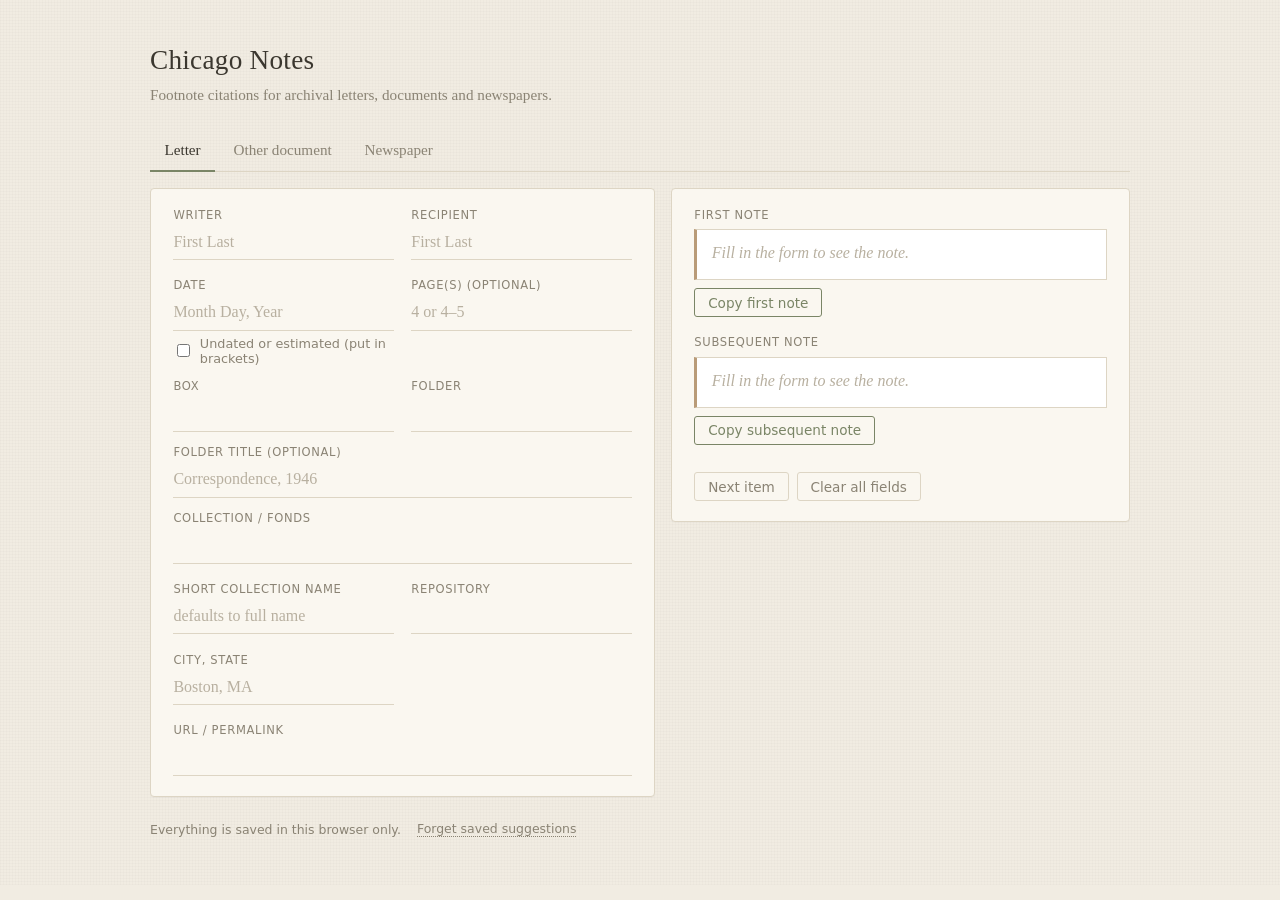
<file: letter-news-citation.html>
<!doctype html>
<html lang="en">
<head>
<meta charset="utf-8">
<meta name="viewport" content="width=device-width, initial-scale=1">
<title>Chicago Notes</title>
<style>
  :root{
    --bg:#f1ece2; --paper:#faf7f0; --ink:#3b372f; --muted:#8a8374;
    --line:#ddd5c4; --accent:#7a8566; --accent-soft:#e6e9dc; --wood:#b99b78;
  }
  *{box-sizing:border-box}
  html{background:var(--bg)}
  body{
    margin:0; color:var(--ink);
    font-family:"Iowan Old Style","Palatino Linotype",Palatino,"Book Antiqua",Georgia,serif;
    line-height:1.5;
    background-color:var(--bg);
    background-image:
      repeating-linear-gradient(0deg,rgba(60,50,30,.018) 0 1px,transparent 1px 3px),
      repeating-linear-gradient(90deg,rgba(60,50,30,.018) 0 1px,transparent 1px 3px);
  }
  .wrap{max-width:1020px;margin:0 auto;padding:2.5rem 1.25rem 3rem}
  header{margin-bottom:1.5rem}
  h1{font-weight:400;font-size:1.7rem;letter-spacing:.01em;margin:0}
  .sub{color:var(--muted);font-size:.95rem;margin:.2rem 0 0}
  .tabs{display:flex;gap:.25rem;margin-bottom:1rem;border-bottom:1px solid var(--line)}
  .tab{
    font:inherit;font-size:.95rem;background:none;border:0;border-bottom:2px solid transparent;
    padding:.5rem .9rem;color:var(--muted);cursor:pointer;margin-bottom:-1px;
  }
  .tab:hover{color:var(--ink)}
  .tab.active{color:var(--ink);border-bottom-color:var(--accent)}
  .cols{display:grid;grid-template-columns:1fr;gap:1rem;align-items:start}
  @media(min-width:900px){.cols{grid-template-columns:1.1fr 1fr}.out{position:sticky;top:1rem}}
  .card{background:var(--paper);border:1px solid var(--line);border-radius:4px;padding:1.25rem 1.4rem;box-shadow:0 1px 0 rgba(0,0,0,.02)}
  .form{display:grid;grid-template-columns:1fr 1fr;gap:.9rem 1.1rem}
  .f{min-width:0}
  .f[hidden]{display:none}
  .f.wide{grid-column:1/-1}
  label.l{display:block;font:500 .72rem/1.2 system-ui,-apple-system,"Segoe UI",sans-serif;letter-spacing:.06em;text-transform:uppercase;color:var(--muted);margin-bottom:.1rem}
  input[type=text]{
    width:100%;background:transparent;border:0;border-bottom:1px solid var(--line);
    font:inherit;font-size:1rem;color:var(--ink);padding:.35rem 0;border-radius:0;outline:none;
  }
  input[type=text]:focus{border-bottom-color:var(--accent)}
  input::placeholder{color:#b8b0a0}
  .chk{display:flex;align-items:center;gap:.4rem;font:.8rem system-ui,sans-serif;color:var(--muted);margin-top:.3rem;cursor:pointer}
  .chk input{accent-color:var(--accent)}
  .chips{display:flex;flex-wrap:wrap;gap:.3rem;margin-top:.3rem}
  .chip{
    font:.75rem system-ui,sans-serif;background:var(--accent-soft);color:#4d5640;border:0;border-radius:999px;
    padding:.15rem .3rem .15rem .6rem;cursor:pointer;max-width:100%;display:inline-flex;gap:.3rem;align-items:center;
  }
  .chip span:first-child{overflow:hidden;text-overflow:ellipsis;white-space:nowrap;max-width:15rem}
  .chip:hover{background:#d9dfcb}
  .chip .x{opacity:.45;padding:0 .3rem;border-radius:50%}
  .chip .x:hover{opacity:1}
  .out h2{font:500 .72rem/1.2 system-ui,sans-serif;letter-spacing:.06em;text-transform:uppercase;color:var(--muted);margin:0 0 .4rem}
  .note{
    background:#fff;border:1px solid var(--line);border-left:3px solid var(--wood);padding:.7rem .9rem;
    min-height:3.2rem;font-size:1rem;overflow-wrap:anywhere;user-select:text;
  }
  .empty{color:#b8b0a0;font-style:italic}
  .block{margin-bottom:1.2rem}
  .btn{
    font:.85rem system-ui,sans-serif;background:transparent;color:var(--accent);border:1px solid var(--accent);
    border-radius:3px;padding:.35rem .8rem;cursor:pointer;margin-top:.5rem;
  }
  .btn:hover{background:var(--accent);color:#fff}
  .btn.quiet{color:var(--muted);border-color:var(--line)}
  .btn.quiet:hover{background:var(--line);color:var(--ink)}
  .row{display:flex;gap:.5rem;flex-wrap:wrap}
  footer{margin-top:1.5rem;color:var(--muted);font:.78rem system-ui,sans-serif;display:flex;gap:1rem;flex-wrap:wrap;align-items:center}
  footer button{font:inherit;color:var(--muted);background:none;border:0;border-bottom:1px dotted var(--muted);cursor:pointer;padding:0}
  #toast{
    position:fixed;left:50%;bottom:1.5rem;transform:translateX(-50%);background:var(--ink);color:var(--paper);
    font:.85rem system-ui,sans-serif;padding:.45rem .9rem;border-radius:3px;opacity:0;transition:opacity .2s;pointer-events:none;
  }
  #toast.on{opacity:.92}
</style>
</head>
<body>
<main class="wrap">
  <header>
    <h1>Chicago Notes</h1>
    <p class="sub">Footnote citations for archival letters, documents and newspapers.</p>
  </header>

  <nav class="tabs" id="tabs">
    <button class="tab" data-type="letter">Letter</button>
    <button class="tab" data-type="other">Other document</button>
    <button class="tab" data-type="news">Newspaper</button>
  </nav>

  <div class="cols">
    <section class="card form" id="form"></section>

    <section class="card out">
      <div class="block">
        <h2>First note</h2>
        <div class="note" id="first"></div>
        <button class="btn" id="copyFirst">Copy first note</button>
      </div>
      <div class="block">
        <h2>Subsequent note</h2>
        <div class="note" id="next"></div>
        <button class="btn" id="copyNext">Copy subsequent note</button>
      </div>
      <div class="row">
        <button class="btn quiet" id="nextItem" title="Clears date, title, pages and URL; keeps names, box, folder and archive details">Next item</button>
        <button class="btn quiet" id="clearAll">Clear all fields</button>
      </div>
    </section>
  </div>

  <footer>
    <span>Everything is saved in this browser only.</span>
    <button id="clearHist">Forget saved suggestions</button>
  </footer>
</main>
<div id="toast"></div>

<script>
(function(){
  var KEY = 'chicago-cite-v1';
  var $ = function(id){ return document.getElementById(id); };

  // item:1 = cleared by "Next item"; hist:1 = remembered as suggestion chips
  var FIELDS = [
    {id:'writer',     label:'Writer',               ph:'First Last', types:'letter', hist:1},
    {id:'recipient',  label:'Recipient',            ph:'First Last', types:'letter', hist:1},
    {id:'desc',       label:'Description',          ph:'Memorandum on land reform', types:'other', wide:1, item:1},
    {id:'descShort',  label:'Short description',    types:'other', item:1},
    {id:'author',     label:'Author (if signed)',   ph:'First Last', types:'news', hist:1},
    {id:'title',      label:'Article title',        types:'news', wide:1, item:1},
    {id:'titleShort', label:'Short title',          types:'news', item:1},
    {id:'paper',      label:'Newspaper',            ph:'The Hindu', types:'news', hist:1},
    {id:'date',       label:'Date',                 ph:'Month Day, Year', types:'letter other news', date:1, item:1},
    {id:'pages',      label:'Page(s) (optional)',   ph:'4 or 4\u20135', types:'letter other news', item:1},
    {id:'box',        label:'Box',                  types:'letter other'},
    {id:'folder',     label:'Folder',               types:'letter other'},
    {id:'folderTitle',label:'Folder title (optional)', ph:'Correspondence, 1946', types:'letter other', wide:1},
    {id:'collection', label:'Collection / fonds',   types:'letter other', wide:1, hist:1},
    {id:'collShort',  label:'Short collection name',types:'letter other', hist:1},
    {id:'repo',       label:'Repository',           types:'letter other', hist:1},
    {id:'loc',        label:'City, State',          ph:'Boston, MA', types:'letter other', hist:1},
    {id:'url',        label:'URL / permalink',      types:'letter other news', wide:1, item:1}
  ];

  var store = {type:'letter', vals:{}, hist:{}, presets:{}};
  try { var s = JSON.parse(localStorage.getItem(KEY)); if (s) store = Object.assign(store, s); } catch(e){}
  function save(){ try { localStorage.setItem(KEY, JSON.stringify(store)); } catch(e){} }

  // ---------- form ----------
  var form = $('form');
  FIELDS.forEach(function(f){
    var d = document.createElement('div');
    d.className = 'f' + (f.wide ? ' wide' : '');
    d.dataset.types = f.types;
    var html = '<label class="l" for="'+f.id+'">'+f.label+'</label>' +
               '<input type="text" id="'+f.id+'" autocomplete="off" placeholder="'+(f.ph||'')+'">';
    if (f.date) html += '<label class="chk"><input type="checkbox" id="undated"> Undated or estimated (put in brackets)</label>';
    if (f.hist) html += '<div class="chips" id="chips-'+f.id+'"></div>';
    d.innerHTML = html;
    form.appendChild(d);
  });

  // ---------- helpers ----------
  var v = function(id){ return $(id).value.trim(); };
  var esc = function(s){ return s.replace(/&/g,'&amp;').replace(/</g,'&lt;').replace(/>/g,'&gt;'); };
  var smart = function(s){
    return esc(s.replace(/(\w)'(\w)/g,'$1\u2019$2')
      .replace(/(^|[\s(\[\u2014])"/g,'$1\u201c').replace(/"/g,'\u201d')
      .replace(/(^|[\s(\[])'/g,'$1\u2018').replace(/'/g,'\u2019'));
  };
  var t = function(id){ return smart(v(id)); };
  var j = function(a){ return a.filter(Boolean).join(', '); };

  function lastNames(s){
    return s.split(/\s+(?:and|&)\s+|;/i).map(function(n){
      n = n.trim().replace(/,?\s+(?:Jr|Sr|II|III|IV)\.?$/i,'');
      var p = n.split(/\s+/); return p[p.length-1];
    }).filter(Boolean).join(' and ');
  }
  function autoShort(s){
    var w = s.trim().split(/\s+/).filter(Boolean);
    if (w.length > 4 && /^(a|an|the)$/i.test(w[0])) w = w.slice(1);
    return w.slice(0,4).join(' ').replace(/[,;:.\-\u2013\u2014]+$/,'');
  }
  function dateStr(){
    var d = v('date');
    if ($('undated').checked) return d ? '['+esc(d)+']' : '[n.d.]';
    return esc(d);
  }
  function pagesStr(){
    var p = v('pages'); if (!p) return '';
    if (/^pp?\./i.test(p)) return esc(p);
    p = p.replace(/(\d)\s*-\s*(\d)/g,'$1\u2013$2');
    return (/[\u2013,]/.test(p) ? 'pp. ' : 'p. ') + esc(p);
  }

  // ---------- note builders ----------
  function build(type){
    var date = dateStr();
    var box = v('box') ? 'box ' + esc(v('box')) : '';
    var folder = v('folder') ? 'folder ' + esc(v('folder')) : '';
    var coll = t('collection');
    var collS = t('collShort') || coll;
    var archive = [box, folder, t('folderTitle'), coll, t('repo'), t('loc'), esc(v('url'))];
    var pgItem = pagesStr();
    var first = '', next = '';

    if (type === 'letter') {
      var pair = [t('writer'), t('recipient')].filter(Boolean).join(' to ');
      first = j([pair, date, pgItem].concat(archive)) + '.';
      var sp = [esc(lastNames(v('writer'))), esc(lastNames(v('recipient')))].filter(Boolean).join(' to ');
      next = j([sp, date, pgItem, collS]) + '.';
    } else if (type === 'other') {
      first = j([t('desc'), date, pgItem].concat(archive)) + '.';
      next = j([smart(v('descShort') || autoShort(v('desc'))), date, pgItem, collS]) + '.';
    } else {
      var title = v('title'), paper = v('paper'), author = v('author');
      var short = v('titleShort') || autoShort(title);
      var paperH = paper ? '<i>' + smart(paper) + '</i>' : '';
      var pg = pagesStr();
      if (title) {
        var rest = [paperH, date, pg, esc(v('url'))].filter(Boolean);
        var q = /[?!]$/.test(title) ? '\u201c'+smart(title)+'\u201d' : '\u201c'+smart(title)+(rest.length?',':'.')+'\u201d';
        first = (author ? t('author') + ', ' : '') + q + (rest.length ? ' ' + rest.join(', ') + '.' : '');
      }
      if (short) {
        var lead = author ? esc(lastNames(author)) + ', ' : '';
        var tail = author ? [pg] : [paperH, pg];
        tail = tail.filter(Boolean);
        var sq = /[?!]$/.test(short) ? '\u201c'+smart(short)+'\u201d' : '\u201c'+smart(short)+(tail.length?',':'.')+'\u201d';
        next = lead + sq + (tail.length ? ' ' + tail.join(', ') + '.' : '');
      }
    }
    if (first === '.') first = '';
    if (next === '.') next = '';
    return {first:first, next:next};
  }

  function plain(html){ var d = document.createElement('div'); d.innerHTML = html; return d.textContent; }
  var EMPTY = '<span class="empty">Fill in the form to see the note.</span>';

  // ---------- chips / history ----------
  function topHist(id){
    var h = store.hist[id] || {};
    return Object.keys(h).sort(function(a,b){ return h[b]-h[a]; });
  }
  function renderChips(){
    FIELDS.filter(function(f){ return f.hist; }).forEach(function(f){
      var box = $('chips-'+f.id); box.innerHTML = '';
      var cur = v(f.id);
      topHist(f.id).filter(function(x){ return x !== cur; }).slice(0,5).forEach(function(val){
        var b = document.createElement('button');
        b.type = 'button'; b.className = 'chip'; b.title = val;
        var a = document.createElement('span'); a.textContent = val;
        var x = document.createElement('span'); x.className = 'x'; x.textContent = '\u00d7'; x.title = 'Forget this';
        b.appendChild(a); b.appendChild(x);
        b.onclick = function(e){
          if (e.target === x) {
            delete store.hist[f.id][val];
            if (f.id === 'collection') delete store.presets[val];
            save(); renderChips(); return;
          }
          $(f.id).value = val;
          if (f.id === 'collection' && store.presets[val]) {
            var p = store.presets[val];
            $('collShort').value = p.short || ''; $('repo').value = p.repo || ''; $('loc').value = p.loc || '';
          }
          update();
        };
        box.appendChild(b);
      });
    });
  }
  function visible(id){ return !$(id).closest('.f').hidden; }
  function remember(){
    FIELDS.filter(function(f){ return f.hist; }).forEach(function(f){
      var val = v(f.id);
      if (!val || !visible(f.id)) return;
      var h = store.hist[f.id] = store.hist[f.id] || {};
      h[val] = (h[val] || 0) + 1;
    });
    var c = v('collection');
    if (c && visible('collection')) store.presets[c] = {short:v('collShort'), repo:v('repo'), loc:v('loc')};
    save(); renderChips();
  }

  // ---------- update / ui ----------
  function update(){
    $('descShort').placeholder = autoShort(v('desc')) || 'defaults to first four words';
    $('titleShort').placeholder = autoShort(v('title')) || 'defaults to first four words';
    $('collShort').placeholder = v('collection') || 'defaults to full name';
    var out = build(store.type);
    $('first').innerHTML = out.first || EMPTY;
    $('next').innerHTML = out.next || EMPTY;
    FIELDS.forEach(function(f){ store.vals[f.id] = $(f.id).value; });
    store.vals.undated = $('undated').checked;
    save(); renderChips();
  }
  function setType(tp){
    store.type = tp;
    document.querySelectorAll('.tab').forEach(function(b){ b.classList.toggle('active', b.dataset.type === tp); });
    document.querySelectorAll('.f').forEach(function(d){ d.hidden = d.dataset.types.split(' ').indexOf(tp) < 0; });
    update();
  }
  var toastTimer;
  function toast(m){
    var el = $('toast'); el.textContent = m; el.classList.add('on');
    clearTimeout(toastTimer); toastTimer = setTimeout(function(){ el.classList.remove('on'); }, 1400);
  }
  function copy(html){
    if (!html) { toast('Nothing to copy yet'); return; }
    var text = plain(html);
    function fallback(){
      var ta = document.createElement('textarea'); ta.value = text; document.body.appendChild(ta);
      ta.select(); try { document.execCommand('copy'); } catch(e){} ta.remove();
    }
    var done = function(){ remember(); toast('Copied'); };
    if (navigator.clipboard && window.ClipboardItem) {
      navigator.clipboard.write([new ClipboardItem({
        'text/html': new Blob([html], {type:'text/html'}),
        'text/plain': new Blob([text], {type:'text/plain'})
      })]).then(done, function(){ fallback(); done(); });
    } else { fallback(); done(); }
  }

  // ---------- wiring ----------
  FIELDS.forEach(function(f){
    if (store.vals[f.id] != null) $(f.id).value = store.vals[f.id];
    $(f.id).addEventListener('input', update);
  });
  $('undated').checked = !!store.vals.undated;
  $('undated').addEventListener('change', update);

  document.querySelectorAll('.tab').forEach(function(b){ b.onclick = function(){ setType(b.dataset.type); }; });
  $('copyFirst').onclick = function(){ copy($('first').querySelector('.empty') ? '' : $('first').innerHTML); };
  $('copyNext').onclick  = function(){ copy($('next').querySelector('.empty') ? '' : $('next').innerHTML); };
  $('nextItem').onclick = function(){
    remember();
    FIELDS.forEach(function(f){ if (f.item) $(f.id).value = ''; });
    $('undated').checked = false;
    update();
    var first = document.querySelector('.f:not([hidden]) input[type=text]'); if (first) first.focus();
  };
  $('clearAll').onclick = function(){
    FIELDS.forEach(function(f){ $(f.id).value = ''; });
    $('undated').checked = false; update();
  };
  $('clearHist').onclick = function(){
    if (confirm('Forget all saved suggestions in this browser?')) { store.hist = {}; store.presets = {}; save(); renderChips(); }
  };

  setType(store.type);
})();
</script>
</body>
</html>
</file>
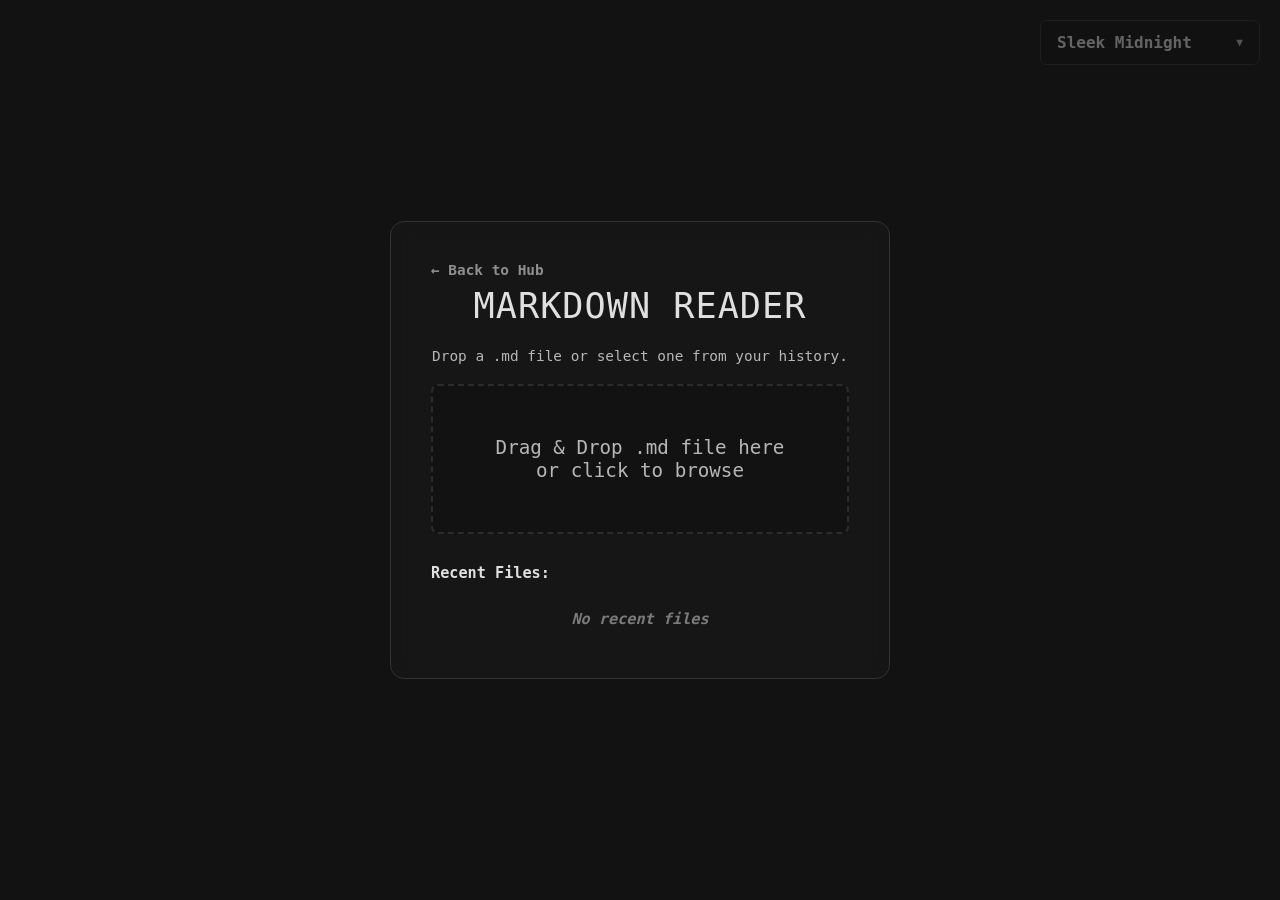
<file: md-reader.html>
<!DOCTYPE html>
<html lang="en">
<head>
    <meta charset="UTF-8">
    <meta name="viewport" content="width=device-width, initial-scale=1.0, maximum-scale=1.0, user-scalable=no">
    <meta name="robots" content="noindex, nofollow">
    <title>Markdown Reader</title>
    <link href="assets/css/space-grotesk.css" rel="stylesheet">
    <link href="assets/css/vt323.css" rel="stylesheet">
    <script src="assets/js/marked.min.js"></script>
    <style>
        :root {
            /* Dynamic variables - defaults to The Zone Night */
            --bg: #121212; 
            --text: #e0e0e0; 
            --accent: #333; 
            --bar: #ffffff;
            --box-bg: rgba(255,255,255,0.02); 
            --toolbar-bg: rgba(18,18,18,0.95);
            --danger: #ff4757;
            --font-body: ui-monospace, SFMono-Regular, "Cascadia Code", Menlo, Consolas, monospace;
            --font-heading: ui-monospace, SFMono-Regular, "Cascadia Code", Menlo, Consolas, monospace;
            --border-w: 1px;
            --shadow-offset: 0px;
            --btn-text-transform: none;
            --heading-size: 2.2rem;
            --heading-shadow: none;
            --transition-speed: 0.4s;
            --pattern-opacity: 0;
        }

        body { 
            margin: 0; padding: 0; 
            background: var(--bg); color: var(--text); 
            font-family: var(--font-body); 
            overflow-x: hidden; 
            transition: background var(--transition-speed), color var(--transition-speed); 
        }

        /* Subtle dot pattern for Indian Writer themes */
        body::before {
            content: ''; position: fixed; inset: 0; z-index: -1; pointer-events: none;
            background-image: radial-gradient(var(--accent) 1.5px, transparent 1.5px);
            background-size: 35px 35px;
            opacity: var(--pattern-opacity);
            transition: opacity var(--transition-speed);
        }
        
        a { color: var(--bar); text-decoration: none; }
        a:hover { text-decoration: underline; }

        .screen { position: absolute; inset: 0; display: flex; flex-direction: column; align-items: center; justify-content: center; z-index: 2000; gap: 15px; transition: opacity 0.4s ease; min-height: 100vh; padding: 20px; box-sizing: border-box; }
        .hidden { display: none !important; opacity: 0; pointer-events: none; }

        .setup-box { 
            padding: 40px; 
            border-radius: calc(16px - (var(--border-w) * 2));
            border: var(--border-w) solid var(--accent); 
            background: var(--box-bg); 
            display: flex; flex-direction: column; gap: 20px; align-items: center; 
            width: 500px; max-width: 100%; 
            box-shadow: var(--shadow-offset) var(--shadow-offset) 0px var(--bar); 
            box-sizing: border-box; backdrop-filter: blur(10px);
            transition: all var(--transition-speed);
            position: relative;
        }

        h1 { 
            font-family: var(--font-heading); 
            font-weight: normal; letter-spacing: 1px; margin: 0 0 5px 0; 
            font-size: var(--heading-size); text-align: center; 
            text-shadow: var(--heading-shadow); 
            line-height: 1; transition: all var(--transition-speed); 
        }
        
        .row { display: flex; flex-direction: column; gap: 8px; font-size: 0.95rem; width: 100%; align-items: flex-start; position: relative; font-weight: bold; }
        
        button { 
            width: 100%; padding: 12px 16px; 
            background: var(--bg); border: var(--border-w) solid var(--accent); 
            color: var(--text); cursor: pointer; 
            border-radius: calc(8px - var(--border-w)); 
            font-family: var(--font-heading); font-size: 1.1rem; 
            text-transform: var(--btn-text-transform);
            box-shadow: calc(var(--shadow-offset)*0.5) calc(var(--shadow-offset)*0.5) 0px var(--bar);
            transition: all 0.2s; outline: none; box-sizing: border-box; 
        }
        button:hover { 
            transform: translate(-1px, -1px);
            box-shadow: calc(var(--shadow-offset)*0.7) calc(var(--shadow-offset)*0.7) 0px var(--bar);
            background: var(--accent); color: var(--bg); 
        }

        /* Custom Select Styles */
        .custom-select { position: relative; width: 100%; font-family: var(--font-body); }
        .select-selected { 
            padding: 12px 16px; border: var(--border-w) solid var(--accent); 
            border-radius: calc(8px - var(--border-w));
            background: var(--bg); cursor: pointer; display: flex; justify-content: space-between; align-items: center; 
            transition: all 0.2s; user-select: none; font-size: 1rem; font-weight: bold;
        }
        .select-selected:hover { background: var(--accent); color: var(--bg); }
        .select-selected::after { content: '▼'; font-size: 0.7rem; opacity: 0.8; transition: transform 0.2s; }
        .custom-select.active .select-selected::after { transform: rotate(180deg); }
        
        .select-items { 
            position: absolute; top: 100%; left: 0; right: 0; z-index: 99; margin-top: 5px; 
            background: var(--bg); border: var(--border-w) solid var(--accent); 
            border-radius: calc(8px - var(--border-w));
            max-height: 250px; overflow-y: auto; 
            box-shadow: var(--shadow-offset) var(--shadow-offset) 0px var(--bar); 
            display: none; transition: all var(--transition-speed); 
        }
        .custom-select.active .select-items { display: block; }
        .select-items div { padding: 12px 16px; cursor: pointer; border-bottom: 1px solid var(--accent); transition: background 0.2s; font-weight: bold; }
        .select-items div:last-child { border-bottom: none; }
        .select-items div:hover { background: var(--accent); color: var(--bg); }

        /* Floating Theme Selector Tweaks */
        .floating-controls { position: fixed; top: 20px; right: 20px; display: flex; flex-direction: column; gap: 15px; align-items: flex-end; z-index: 5000; transition: opacity 0.5s ease; }
        .floating-theme-selector { width: 220px; opacity: 0.4; transition: opacity 0.3s; }
        .floating-theme-selector:hover, .floating-theme-selector.active { opacity: 1; }
        .floating-theme-selector .select-items { max-height: 400px; } 

        #drop-zone {
            width: 100%;
            height: 150px;
            border: 2px dashed var(--accent);
            border-radius: calc(8px - var(--border-w));
            display: flex;
            align-items: center;
            justify-content: center;
            text-align: center;
            font-family: var(--font-heading);
            font-size: 1.2rem;
            color: var(--text);
            opacity: 0.8;
            transition: all 0.2s;
            cursor: pointer;
            box-sizing: border-box;
            background: var(--bg);
        }

        #drop-zone.drag-over {
            background: var(--accent);
            color: var(--bg);
            border-style: solid;
        }
        
        #file-input { display: none; }

        .recent-files {
            width: 100%;
            max-height: 200px;
            overflow-y: auto;
            display: flex;
            flex-direction: column;
            gap: 5px;
            margin-top: 10px;
        }

        .recent-file-item {
            padding: 10px;
            background: var(--bg);
            border: var(--border-w) solid var(--accent);
            border-radius: calc(4px - var(--border-w));
            cursor: pointer;
            display: flex;
            justify-content: space-between;
            align-items: center;
            font-family: var(--font-body);
            font-size: 0.9rem;
            transition: all 0.2s;
        }

        .recent-file-item:hover {
            background: var(--accent);
            color: var(--bg);
        }

        .recent-file-item .delete-btn {
            background: transparent;
            border: none;
            box-shadow: none;
            color: inherit;
            width: auto;
            padding: 5px;
            font-size: 1rem;
        }

        .recent-file-item .delete-btn:hover {
            color: var(--danger);
            transform: none;
            background: transparent;
        }

        /* Reader Area */
        #reader-screen {
            justify-content: flex-start;
            padding: 0;
            overflow-y: auto;
            display: block; /* overriding flex */
        }

        #reader-container {
            max-width: 800px;
            margin: 0 auto;
            padding: 80px 20px 100px 20px;
            font-size: 1.2rem;
            line-height: 1.6;
            min-height: 100vh;
            font-family: var(--font-body);
        }
        
        #reader-container h1, #reader-container h2, #reader-container h3, #reader-container h4, #reader-container h5, #reader-container h6 {
            font-family: var(--font-heading);
            text-align: left;
            margin-top: 2em;
            margin-bottom: 0.5em;
            font-weight: normal;
        }
        
        #reader-container p, #reader-container ul, #reader-container ol {
            margin-bottom: 1.5em;
            font-family: var(--font-body);
        }

        #reader-container pre {
            background: var(--box-bg);
            padding: 15px;
            border: var(--border-w) solid var(--accent);
            border-radius: 4px;
            overflow-x: auto;
        }

        #reader-container code {
            font-family: ui-monospace, monospace;
            background: var(--box-bg);
            padding: 2px 5px;
            border-radius: 3px;
        }
        
        #reader-container blockquote {
            border-left: 4px solid var(--accent);
            margin-left: 0;
            padding-left: 20px;
            font-style: italic;
            opacity: 0.9;
        }
        
        #reader-container img {
            max-width: 100%;
            border: var(--border-w) solid var(--accent);
            border-radius: 4px;
        }

        .back-button {
            position: fixed;
            top: 20px;
            left: 20px;
            width: auto;
            padding: 10px 20px;
            z-index: 5000;
        }

        .back-link {
            font-weight: bold;
            font-size: 0.9rem;
            color: var(--text);
            text-decoration: none;
            opacity: 0.6;
            align-self: flex-start;
            margin-bottom: -10px;
            transition: opacity 0.2s;
        }
        .back-link:hover {
            opacity: 1;
            text-decoration: underline;
        }
        @media (max-width: 600px) {
            .setup-box { padding: 25px 20px; }
            h1 { font-size: 2rem; }
            #reader-container { font-size: 1.1rem; }
        }
    </style>
    <link rel="manifest" href="manifest.json">
    <script>
    if ('serviceWorker' in navigator) {
        window.addEventListener('load', () => {
            navigator.serviceWorker.register('./sw.js')
                .then(reg => console.log('Service Worker registered successfully!', reg.scope))
                .catch(err => console.error('Service Worker registration failed:', err));
        });
    }
    </script>
</head>
<body>

    <div class="floating-controls">
        <div class="custom-select floating-theme-selector" id="theme-selector" data-target="theme-select">
            <div class="select-selected" id="theme-display">Sleek Midnight</div>
            <div class="select-items" id="theme-list">
            </div>
        </div>
        <input type="hidden" id="theme-select" value="zone-night">
    </div>

    <div id="setup-screen" class="screen">
        <div class="setup-box">
            <a href="index.html" class="back-link">← Back to Hub</a>
            <h1 id="main-title">MARKDOWN READER</h1>
            <p style="text-align: center; margin: 0; opacity: 0.8; font-size: 0.9rem;">Drop a .md file or select one from your history.</p>

            <div id="drop-zone">
                Drag & Drop .md file here<br>or click to browse
            </div>
            <input type="file" id="file-input" accept=".md, .txt">

            <div class="row" style="margin-top: 10px; width: 100%;">
                <label>Recent Files:</label>
                <div id="recent-files-list" class="recent-files">
                    <!-- Populated by JS -->
                </div>
            </div>
        </div>
    </div>

    <div id="reader-screen" class="screen hidden">
        <button class="back-button" onclick="showSetup()">← Back</button>
        <div id="reader-container">
            <!-- Rendered markdown goes here -->
        </div>
    </div>

    <script>
        /* THEMES CONFIGURATION (copied from dangerous-writer) */
        const themes = {
            'zone-night': { name: 'Sleek Midnight', bg: '#121212', text: '#e0e0e0', accent: '#333', bar: '#ffffff', boxBg: 'rgba(255,255,255,0.02)', toolbarBg: 'rgba(18,18,18,0.95)', fontBody: 'ui-monospace, monospace', fontHeading: 'ui-monospace, monospace', borderW: '1px', shadowW: '0px', btnTransform: 'none', danger: '#ff4757', headingSize: '2.2rem', patternOpacity: '0' },
            'zone-day': { name: 'Coffee Cozy', bg: '#fbf7f0', text: '#5c4b37', accent: '#d4c5b0', bar: '#8bba94', boxBg: 'rgba(0,0,0,0.02)', toolbarBg: 'rgba(251,247,240,0.95)', fontBody: 'ui-monospace, monospace', fontHeading: 'ui-monospace, monospace', borderW: '1px', shadowW: '0px', btnTransform: 'none', danger: '#ff4757', headingSize: '2.2rem', patternOpacity: '0' },
            'ind-dark-1': { name: 'Indigo Maximalist', bg: '#311b92', text: '#ffc107', accent: '#00bcd4', bar: '#bf360c', boxBg: 'rgba(0,0,0,0.4)', toolbarBg: 'rgba(49,27,146,0.95)', fontBody: '"Space Grotesk", sans-serif', fontHeading: '"VT323", monospace', borderW: '4px', shadowW: '8px', btnTransform: 'uppercase', danger: '#d50000', headingSize: '2.2rem', patternOpacity: '0.15' },
            'ind-dark-2': { name: 'Gulaabi Midnight', bg: '#1a0018', text: '#ff4081', accent: '#00e676', bar: '#ffd54f', boxBg: 'rgba(0,0,0,0.5)', toolbarBg: 'rgba(26,0,24,0.95)', fontBody: '"Space Grotesk", sans-serif', fontHeading: '"VT323", monospace', borderW: '4px', shadowW: '8px', btnTransform: 'uppercase', danger: '#d50000', headingSize: '2.2rem', patternOpacity: '0.15' },
            'ind-light-1': { name: 'Pistachio Minimal', bg: '#faf8f5', text: '#3e2723', accent: '#c5e1a5', bar: '#d84315', boxBg: 'rgba(255,255,255,0.8)', toolbarBg: 'rgba(250,248,245,0.95)', fontBody: '"Space Grotesk", sans-serif', fontHeading: '"VT323", monospace', borderW: '4px', shadowW: '8px', btnTransform: 'uppercase', danger: '#d50000', headingSize: '2.2rem', patternOpacity: '0.15' },
            'ind-light-2': { name: 'Morpinch Sea', bg: '#e0f2f1', text: '#00695c', accent: '#fbc02d', bar: '#f48fb1', boxBg: 'rgba(255,255,255,0.8)', toolbarBg: 'rgba(224,242,241,0.95)', fontBody: '"Space Grotesk", sans-serif', fontHeading: '"VT323", monospace', borderW: '4px', shadowW: '8px', btnTransform: 'uppercase', danger: '#d50000', headingSize: '2.2rem', patternOpacity: '0.15' },
            'ind-dark-3': { name: 'Morpinch Forest', bg: '#004d40', text: '#fff59d', accent: '#ff7043', bar: '#26a69a', boxBg: 'rgba(0,0,0,0.4)', toolbarBg: 'rgba(0,77,64,0.95)', fontBody: '"Space Grotesk", sans-serif', fontHeading: '"VT323", monospace', borderW: '4px', shadowW: '8px', btnTransform: 'uppercase', danger: '#d50000', headingSize: '2.2rem', patternOpacity: '0.15' },
            'ind-light-3': { name: 'Gulaabi Rose', bg: '#fce4ec', text: '#880e4f', accent: '#9e9d24', bar: '#ff9800', boxBg: 'rgba(255,255,255,0.8)', toolbarBg: 'rgba(252,228,236,0.95)', fontBody: '"Space Grotesk", sans-serif', fontHeading: '"VT323", monospace', borderW: '4px', shadowW: '8px', btnTransform: 'uppercase', danger: '#d50000', headingSize: '2.2rem', patternOpacity: '0.15' }
        };

        function getLuminance(hex) {
            const rgb = hex.replace('#', '').match(/.{2}/g).map(x => parseInt(x, 16));
            return (0.299 * rgb[0] + 0.587 * rgb[1] + 0.114 * rgb[2]) / 255;
        }

        function populateThemeList() {
            const list = document.getElementById('theme-list');
            list.innerHTML = '';

            const sortedThemes = Object.entries(themes).sort((a, b) => {
                const lumA = getLuminance(a[1].bg);
                const lumB = getLuminance(b[1].bg);
                return lumB - lumA; // Lightest first
            });

            for (const [key, t] of sortedThemes) {
                const div = document.createElement('div');
                div.dataset.value = key;
                div.innerText = t.name;
                div.style.backgroundColor = t.bg;
                div.style.color = t.text;
                div.style.borderBottom = `2px solid ${t.accent}`;
                div.addEventListener('click', () => {
                    document.getElementById('theme-display').innerText = t.name;
                    document.getElementById('theme-select').value = key;
                    applyTheme(key);
                    document.getElementById('theme-selector').classList.remove('active');
                });
                list.appendChild(div);
            }
        }

        function applyTheme(themeKey) {
            const t = themes[themeKey];
            if(!t) return;
            const root = document.documentElement;
            root.style.setProperty('--bg', t.bg);
            root.style.setProperty('--text', t.text);
            root.style.setProperty('--accent', t.accent);
            root.style.setProperty('--bar', t.bar);
            root.style.setProperty('--box-bg', t.boxBg);
            root.style.setProperty('--toolbar-bg', t.toolbarBg);
            root.style.setProperty('--font-body', t.fontBody);
            root.style.setProperty('--font-heading', t.fontHeading);
            root.style.setProperty('--border-w', t.borderW);
            root.style.setProperty('--shadow-offset', t.shadowW);
            root.style.setProperty('--btn-text-transform', t.btnTransform);
            root.style.setProperty('--danger', t.danger);
            root.style.setProperty('--heading-size', t.headingSize);
            root.style.setProperty('--pattern-opacity', t.patternOpacity);
            root.style.setProperty('--heading-shadow', t.shadowW === '0px' ? 'none' : `3px 3px ${t.bar}`);

            localStorage.setItem('mdReaderTheme', themeKey);
        }

        /* CUSTOM SELECT SETUP */
        function initCustomSelect() {
            const themeSel = document.getElementById('theme-selector');
            themeSel.querySelector('.select-selected').addEventListener('click', (e) => {
                e.stopPropagation();
                themeSel.classList.toggle('active');
            });
            document.addEventListener('click', () => {
                themeSel.classList.remove('active');
            });
        }

        /* APP LOGIC */
        const MAX_RECENT_FILES = 20;
        let recentFiles = [];

        function loadRecentFiles() {
            try {
                const stored = localStorage.getItem('mdReaderRecentFiles');
                if (stored) {
                    recentFiles = JSON.parse(stored);
                }
            } catch (e) {
                console.error("Could not load recent files", e);
            }
            renderRecentFilesList();
        }

        function saveRecentFiles() {
            try {
                localStorage.setItem('mdReaderRecentFiles', JSON.stringify(recentFiles));
            } catch (e) {
                console.error("Could not save recent files", e);
            }
        }

        function renderRecentFilesList() {
            const list = document.getElementById('recent-files-list');
            list.innerHTML = '';
            
            if (recentFiles.length === 0) {
                list.innerHTML = '<div style="opacity: 0.5; font-style: italic; padding: 10px; text-align: center;">No recent files</div>';
                return;
            }

            recentFiles.forEach((file, index) => {
                const item = document.createElement('div');
                item.className = 'recent-file-item';
                
                const nameSpan = document.createElement('span');
                nameSpan.innerText = file.name;
                nameSpan.style.flexGrow = '1';
                nameSpan.style.overflow = 'hidden';
                nameSpan.style.textOverflow = 'ellipsis';
                nameSpan.style.whiteSpace = 'nowrap';
                
                nameSpan.addEventListener('click', () => {
                    openMarkdown(file.content, file.name);
                });

                const deleteBtn = document.createElement('button');
                deleteBtn.className = 'delete-btn';
                deleteBtn.innerHTML = '×';
                deleteBtn.title = 'Remove from history';
                deleteBtn.addEventListener('click', (e) => {
                    e.stopPropagation();
                    recentFiles.splice(index, 1);
                    saveRecentFiles();
                    renderRecentFilesList();
                });

                item.appendChild(nameSpan);
                item.appendChild(deleteBtn);
                list.appendChild(item);
            });
        }

        function addFileToHistory(name, content) {
            // Remove if already exists to move to top
            recentFiles = recentFiles.filter(f => f.name !== name);
            
            // Add to top
            recentFiles.unshift({ name, content });
            
            // Limit to max
            if (recentFiles.length > MAX_RECENT_FILES) {
                recentFiles = recentFiles.slice(0, MAX_RECENT_FILES);
            }
            
            saveRecentFiles();
            renderRecentFilesList();
        }

        function openMarkdown(content, filename) {
            document.getElementById('setup-screen').classList.add('hidden');
            document.getElementById('reader-screen').classList.remove('hidden');
            
            // Use marked to parse
            const html = marked.parse(content);
            document.getElementById('reader-container').innerHTML = `<h1>${filename}</h1>` + html;
            window.scrollTo(0, 0);
        }

        function showSetup() {
            document.getElementById('reader-screen').classList.add('hidden');
            document.getElementById('setup-screen').classList.remove('hidden');
        }

        /* FILE HANDLING */
        function handleFile(file) {
            if (!file) return;
            const reader = new FileReader();
            reader.onload = (e) => {
                const content = e.target.result;
                addFileToHistory(file.name, content);
                openMarkdown(content, file.name);
            };
            reader.readAsText(file);
        }

        const dropZone = document.getElementById('drop-zone');
        const fileInput = document.getElementById('file-input');

        dropZone.addEventListener('click', () => fileInput.click());
        fileInput.addEventListener('change', (e) => handleFile(e.target.files[0]));

        dropZone.addEventListener('dragover', (e) => {
            e.preventDefault();
            dropZone.classList.add('drag-over');
        });

        dropZone.addEventListener('dragleave', () => {
            dropZone.classList.remove('drag-over');
        });

        dropZone.addEventListener('drop', (e) => {
            e.preventDefault();
            dropZone.classList.remove('drag-over');
            if (e.dataTransfer.files.length) {
                handleFile(e.dataTransfer.files[0]);
            }
        });

        /* INIT */
        document.addEventListener('DOMContentLoaded', () => {
            populateThemeList();
            initCustomSelect();
            
            const savedTheme = localStorage.getItem('mdReaderTheme') || 'zone-night';
            const targetItem = document.querySelector(`.select-items div[data-value="${savedTheme}"]`);
            if (targetItem) {
                document.getElementById('theme-display').innerText = targetItem.innerText;
                document.getElementById('theme-select').value = savedTheme;
            }
            applyTheme(savedTheme);

            loadRecentFiles();
            
            // Floating controls wake
            let hideControlsTimer;
            function wakeControls() {
                const fc = document.querySelector('.floating-controls');
                if(fc) {
                    fc.style.opacity = '1';
                    fc.style.pointerEvents = 'auto';
                    clearTimeout(hideControlsTimer);
                    hideControlsTimer = setTimeout(() => {
                        if (!document.getElementById('theme-selector').classList.contains('active')) {
                            fc.style.opacity = '0';
                            fc.style.pointerEvents = 'none';
                        }
                    }, 2500);
                }
            }
            document.addEventListener('mousemove', wakeControls);
            document.addEventListener('touchstart', wakeControls);
            wakeControls();
        });

    </script>
</body>
</html>
</file>
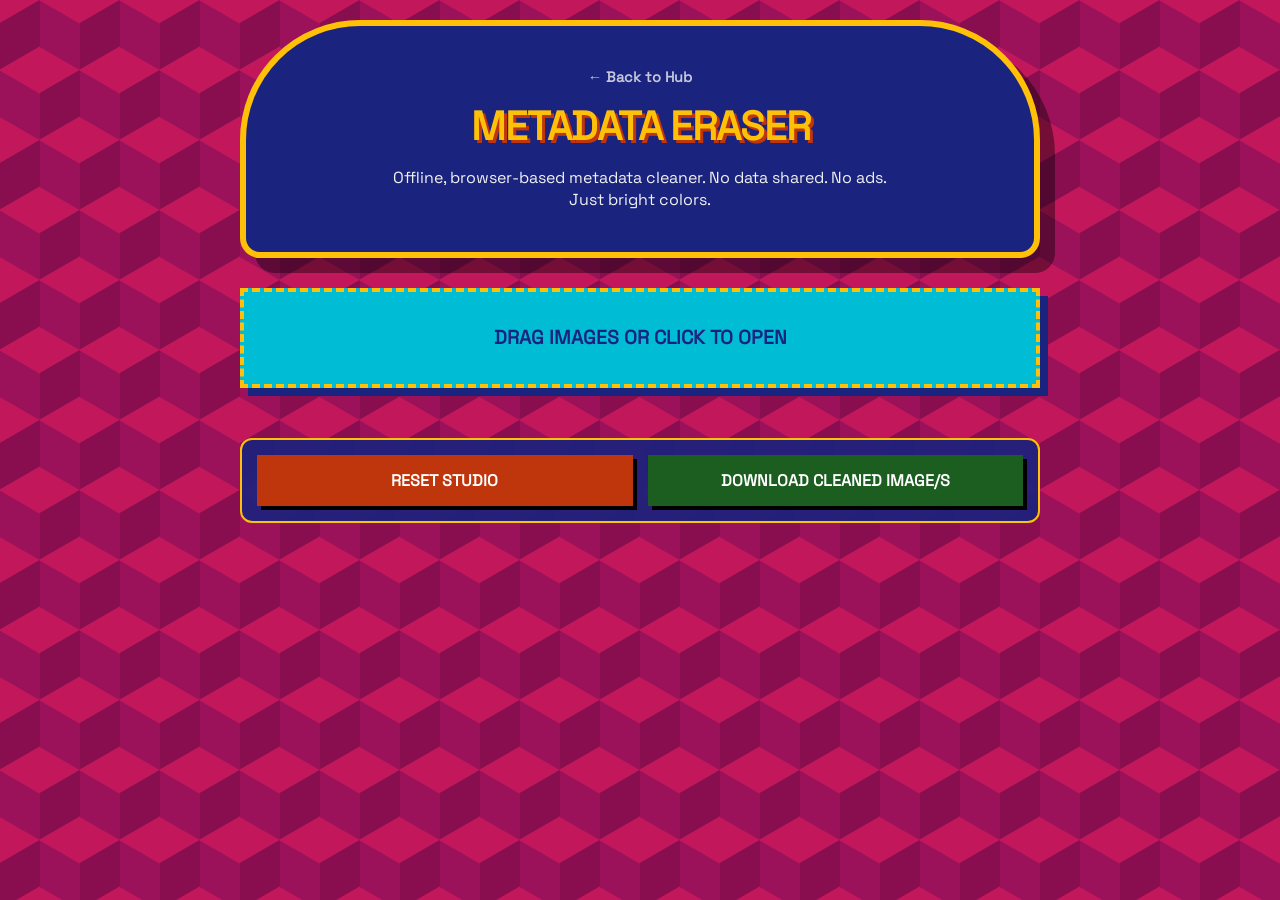
<file: metadata-eraser.html>
<!DOCTYPE html>
<html lang="en">
<head>
    <meta charset="UTF-8">
    <meta name="viewport" content="width=device-width, initial-scale=1.0">
    <meta name="robots" content="noindex, nofollow">
    <title>Metadata Eraser</title>
    <script src="assets/js/jszip.min.js"></script>
    <link href="assets/css/space-grotesk.css" rel="stylesheet">
    
    <style>
        :root {
            --deep-indigo: #1a237e;
            --marigold: #ffc107;
            --burnt-orange: #bf360c;
            --deep-magenta: #880e4f;
            --vibrant-pink: #c2185b;
            --peacock: #00bcd4;
            --forest-green: #1b5e20;
            --white-silk: #f1f1f1;
        }

        * { box-sizing: border-box; }

        body {
            background-color: var(--deep-magenta);
            background-image: 
                linear-gradient(30deg, var(--vibrant-pink) 12%, transparent 12.5%, transparent 87%, var(--vibrant-pink) 87.5%, var(--vibrant-pink)),
                linear-gradient(150deg, var(--vibrant-pink) 12%, transparent 12.5%, transparent 87%, var(--vibrant-pink) 87.5%, var(--vibrant-pink)),
                linear-gradient(30deg, var(--vibrant-pink) 12%, transparent 12.5%, transparent 87%, var(--vibrant-pink) 87.5%, var(--vibrant-pink)),
                linear-gradient(150deg, var(--vibrant-pink) 12%, transparent 12.5%, transparent 87%, var(--vibrant-pink) 87.5%, var(--vibrant-pink)),
                linear-gradient(60deg, #9b125a 25%, transparent 25.5%, transparent 75%, #9b125a 75.5%, #9b125a),
                linear-gradient(60deg, #9b125a 25%, transparent 25.5%, transparent 75%, #9b125a 75.5%, #9b125a);
            background-size: 80px 140px;
            background-position: 0 0, 0 0, 40px 70px, 40px 70px, 0 0, 40px 70px;
            color: white;
            font-family: 'Space Grotesk', sans-serif;
            margin: 0;
            padding: 20px;
            display: flex;
            flex-direction: column;
            align-items: center;
            min-height: 100vh;
        }

        header {
            background: var(--deep-indigo);
            padding: 40px 30px;
            text-align: center;
            border-radius: 120px 120px 20px 20px;
            border: 6px solid var(--marigold);
            width: 100%;
            max-width: 800px;
            margin-bottom: 30px;
            box-shadow: 15px 15px 0px rgba(0,0,0,0.4);
        }

        h1 { 
            margin: 0; 
            font-weight: 700; 
            font-size: 2.5rem; 
            color: var(--marigold); 
            letter-spacing: -1px;
            text-shadow: 3px 3px var(--burnt-orange);
        }

        .intro { 
            color: var(--white-silk); 
            max-width: 500px; 
            margin: 15px auto 0; 
            line-height: 1.4; 
            font-size: 1rem;
        }

        #drop-zone {
            width: 100%;
            max-width: 800px;
            height: 100px;
            border: 4px dashed var(--marigold);
            background: var(--peacock);
            color: var(--deep-indigo);
            display: flex;
            align-items: center;
            justify-content: center;
            font-weight: 700;
            font-size: 1.2rem;
            cursor: pointer;
            transition: 0.2s;
            margin-bottom: 20px;
            box-shadow: 8px 8px 0px var(--deep-indigo);
        }

        #drop-zone:hover { transform: scale(1.01); background: var(--marigold); color: var(--burnt-orange); }

        #image-list {
            width: 100%;
            max-width: 800px;
            display: grid;
            grid-template-columns: repeat(auto-fill, minmax(350px, 1fr));
            gap: 20px;
        }

        .image-card {
            background: var(--white-silk);
            color: #333;
            padding: 15px;
            border-radius: 8px;
            display: flex;
            align-items: center;
            gap: 15px;
            border-left: 10px solid var(--marigold);
            box-shadow: 6px 6px 0px rgba(0,0,0,0.2);
        }

        .image-preview {
            width: 80px;
            height: 80px;
            object-fit: cover;
            border: 3px solid var(--deep-indigo);
            border-radius: 4px;
        }

        .file-info { flex: 1; overflow: hidden; }
        .file-name { font-weight: 700; font-size: 1.1rem; color: var(--deep-indigo); white-space: nowrap; overflow: hidden; text-overflow: ellipsis; }
        .file-status { font-size: 0.85rem; color: var(--forest-green); margin-top: 4px; font-weight: 500;}

        .actions {
            position: sticky;
            bottom: 20px;
            width: 100%;
            max-width: 800px;
            display: flex;
            gap: 15px;
            margin-top: 30px;
            background: rgba(26, 35, 126, 0.9);
            padding: 15px;
            border-radius: 12px;
            backdrop-filter: blur(5px);
            border: 2px solid var(--marigold);
        }

        button {
            flex: 1;
            padding: 15px;
            font-family: 'Space Grotesk', sans-serif;
            font-weight: 700;
            font-size: 1rem;
            text-transform: uppercase;
            border: none;
            cursor: pointer;
            transition: 0.1s;
            box-shadow: 4px 4px 0px black;
        }
        .back-link {
            display: inline-block;
            font-weight: bold;
            font-size: 0.9rem;
            color: var(--white-silk);
            text-decoration: none;
            opacity: 0.8;
            margin-bottom: 15px;
            transition: opacity 0.2s;
        }
        .back-link:hover {
            opacity: 1;
            text-decoration: underline;
        }
        @media (max-width: 600px) {
            header { padding: 30px 20px; border-radius: 60px 60px 15px 15px; }
            h1 { font-size: 2rem; }
            #image-list { grid-template-columns: 1fr; } /* Forces a single column */
            .image-card { flex-direction: column; align-items: flex-start; gap: 10px; }
            .image-preview { width: 100%; height: 150px; }
            .actions { flex-direction: column; }
            button { padding: 20px; } /* Larger tap targets */
        }

        button:active { transform: translate(2px, 2px); box-shadow: 1px 1px 0px black; }
        
        .btn-process { background: var(--forest-green); color: white; }
        .btn-reset { background: var(--burnt-orange); color: white; }
        .hidden { display: none; }
    </style>
    <link rel="manifest" href="manifest.json">
    <script>
    if ('serviceWorker' in navigator) {
        window.addEventListener('load', () => {
            navigator.serviceWorker.register('./sw.js')
                .then(reg => console.log('Service Worker registered successfully!', reg.scope))
                .catch(err => console.error('Service Worker registration failed:', err));
        });
    }
    </script>
</head>
<body>

    <header>
        <a href="index.html" class="back-link">← Back to Hub</a>
        <h1>METADATA ERASER</h1>
        <p class="intro">
            Offline, browser-based metadata cleaner. No data shared. No ads. Just bright colors.
        </p>
    </header>

    <div id="drop-zone">DRAG IMAGES OR CLICK TO OPEN</div>
    <input type="file" id="file-input" multiple accept="image/jpeg,image/png,image/webp" class="hidden">

    <div id="image-list"></div>

    <div class="actions">
        <button class="btn-reset" onclick="location.reload()">Reset Studio</button>
        <button class="btn-process" id="download-btn">Download Cleaned Image/s</button>
    </div>

    <script>
        const dropZone = document.getElementById('drop-zone');
        const fileInput = document.getElementById('file-input');
        const imageList = document.getElementById('image-list');
        const downloadBtn = document.getElementById('download-btn');
        let filesData = [];

        dropZone.onclick = () => fileInput.click();
        fileInput.onchange = (e) => handleFiles(e.target.files);

        dropZone.ondragover = (e) => { e.preventDefault(); dropZone.style.background = 'var(--marigold)'; };
        dropZone.ondragleave = () => { dropZone.style.background = 'var(--peacock)'; };
        dropZone.ondrop = (e) => {
            e.preventDefault();
            dropZone.style.background = 'var(--peacock)';
            handleFiles(e.dataTransfer.files);
        };

        async function handleFiles(files) {
            for (let file of files) {
                if (!file.type.startsWith('image/')) continue;
                const reader = new FileReader();
                reader.onload = (event) => {
                    const base64 = event.target.result;
                    const fileId = Math.random().toString(36).substr(2, 9);
                    filesData.push({ id: fileId, file, base64 });
                    renderImageCard(file, base64, fileId);
                };
                reader.readAsDataURL(file);
            }
        }

        function renderImageCard(file, base64, id) {
            const card = document.createElement('div');
            card.className = 'image-card';
            card.dataset.id = id;

            card.innerHTML = `
                <img src="${base64}" class="image-preview">
                <div class="file-info">
                    <div class="file-name" title="${file.name}">${file.name}</div>
                    <div class="file-status">✓ Ready to clean</div>
                </div>
            `;
            imageList.appendChild(card);
        }

        downloadBtn.onclick = async () => {
            const cards = document.querySelectorAll('.image-card');
            if (cards.length === 0) return alert("Add images first!");

            downloadBtn.innerText = "Processing...";

            let processedFiles = [];

            for (let card of cards) {
                const id = card.dataset.id;
                const fileObj = filesData.find(f => f.id === id);
                
                // Nuclear redraw for all formats to strip metadata
                const cleanBase64 = await cleanImageViaCanvas(fileObj.base64, fileObj.file.type);
                processedFiles.push({ name: `clean_${fileObj.file.name}`, data: cleanBase64 });
            }

            // Logic: 1 image = Direct download. 2+ images = ZIP.
            if (processedFiles.length === 1) {
                const link = document.createElement('a');
                link.href = processedFiles[0].data;
                link.download = processedFiles[0].name;
                link.click();
            } else {
                const zip = new JSZip();
                processedFiles.forEach(file => {
                    // Remove the data URL prefix (e.g., "data:image/jpeg;base64,") before zipping
                    const base64Data = file.data.split(',')[1];
                    zip.file(file.name, base64Data, {base64: true});
                });
                
                zip.generateAsync({type:"blob"}).then(content => {
                    const link = document.createElement('a');
                    link.href = URL.createObjectURL(content);
                    link.download = "cleaned_images.zip";
                    link.click();
                });
            }

            downloadBtn.innerText = "Download Cleaned Image/s";
        };

        function cleanImageViaCanvas(base64, mimeType) {
            return new Promise(res => {
                const img = new Image();
                img.onload = () => {
                    const canvas = document.createElement('canvas');
                    canvas.width = img.width; 
                    canvas.height = img.height;
                    const ctx = canvas.getContext('2d');
                    ctx.drawImage(img, 0, 0);
                    // Export back to original format
                    res(canvas.toDataURL(mimeType));
                };
                img.src = base64;
            });
        }
    </script>
</body>
</html>
</file>
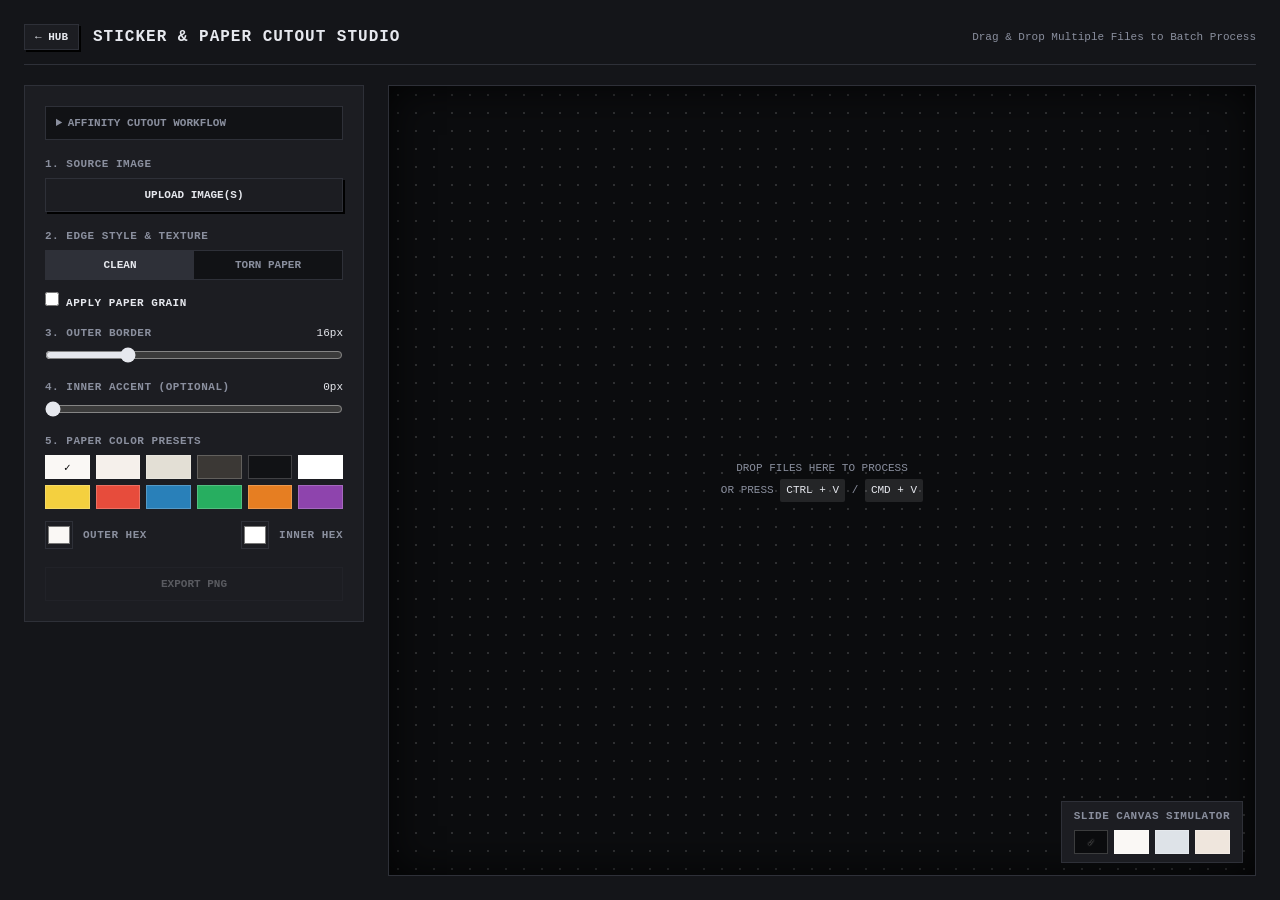
<file: paper-cutout-studio.html>
<!DOCTYPE html>
<html lang="en">

<head>
  <meta charset="UTF-8">
  <meta name="viewport" content="width=device-width, initial-scale=1.0">
  <meta name="robots" content="noindex, nofollow">
  <meta name="description" content="Turn photos and cutouts into stickers with customizable white or colored borders, torn paper edges, and grain textures. Offline and browser-based.">
  <title>Sticker & Paper Cutout Studio</title>
  <style>
    :root {
      --bg: #141519;
      --card: #1C1D22;
      --card-border: #2E3038;
      --text: #E6E8EE;
      --text-muted: #8A8F9E;
      --accent: #3A7DFF;
      --stage-bg: #0B0C0E;
      --dot-color: rgba(255, 255, 255, 0.15);
    }

    * {
      box-sizing: border-box;
      margin: 0;
      padding: 0;
    }

    body {
      font-family: 'Courier New', Courier, monospace;
      background-color: var(--bg);
      color: var(--text);
      min-height: 100vh;
      padding: 24px;
      display: flex;
      flex-direction: column;
      gap: 20px;
    }

    header {
      border-bottom: 1px solid var(--card-border);
      padding-bottom: 14px;
      display: flex;
      justify-content: space-between;
      align-items: center;
    }

    h1 {
      font-size: 16px;
      text-transform: uppercase;
      letter-spacing: 1px;
    }

    .status-tag {
      font-size: 11px;
      color: var(--text-muted);
    }

    .app-layout {
      display: grid;
      grid-template-columns: 340px 1fr;
      gap: 24px;
      flex: 1;
    }

    .controls-panel {
      background: var(--card);
      border: 1px solid var(--card-border);
      padding: 20px;
      display: flex;
      flex-direction: column;
      gap: 18px;
      height: fit-content;
    }

    .control-group {
      display: flex;
      flex-direction: column;
      gap: 8px;
    }

    .control-row {
      display: flex;
      justify-content: space-between;
      align-items: center;
    }

    label {
      font-size: 11px;
      font-weight: bold;
      text-transform: uppercase;
      letter-spacing: 0.5px;
      color: var(--text-muted);
    }

    input[type="file"] {
      display: none;
    }

    .btn {
      background: var(--card);
      border: 1px solid var(--card-border);
      color: var(--text);
      padding: 10px 14px;
      font-family: inherit;
      font-size: 11px;
      font-weight: bold;
      cursor: pointer;
      text-align: center;
      text-transform: uppercase;
      box-shadow: 2px 2px 0px #000;
      transition: all 0.1s ease;
    }

    .btn:hover {
      background: #25272F;
      border-color: #404350;
    }

    .btn:active {
      transform: translate(1px, 1px);
      box-shadow: 1px 1px 0px #000;
    }

    .btn:disabled {
      opacity: 0.3;
      cursor: not-allowed;
      box-shadow: none;
    }

    .segmented-control {
      display: grid;
      grid-template-columns: 1fr 1fr;
      border: 1px solid var(--card-border);
      background: #111215;
    }

    .segmented-control button {
      background: transparent;
      border: none;
      padding: 8px;
      color: var(--text-muted);
      font-family: inherit;
      font-size: 11px;
      font-weight: bold;
      cursor: pointer;
      text-transform: uppercase;
    }

    .segmented-control button.active {
      background: var(--card-border);
      color: var(--text);
    }

    input[type="range"] {
      width: 100%;
      accent-color: var(--text);
    }

    .presets-grid,
    .stage-presets {
      display: grid;
      gap: 6px;
    }

    .presets-grid {
      grid-template-columns: repeat(6, 1fr);
    }

    .stage-presets {
      grid-template-columns: repeat(4, 1fr);
      margin-top: 4px;
    }

    .swatch {
      height: 24px;
      border: 1px solid rgba(255, 255, 255, 0.2);
      cursor: pointer;
      position: relative;
    }

    .swatch.active::after {
      content: '✓';
      position: absolute;
      top: 50%;
      left: 50%;
      transform: translate(-50%, -50%);
      font-size: 11px;
      font-weight: bold;
      color: #000;
      text-shadow: 0 0 2px rgba(255, 255, 255, 0.8);
    }

    .custom-color-wrap {
      display: flex;
      align-items: center;
      gap: 10px;
    }

    input[type="color"] {
      border: 1px solid var(--card-border);
      width: 28px;
      height: 28px;
      background: none;
      cursor: pointer;
    }

    input[type="checkbox"] {
      accent-color: var(--text);
      width: 14px;
      height: 14px;
    }

    .preview-stage {
      background-color: var(--stage-bg);
      background-image: radial-gradient(var(--dot-color) 1.5px, transparent 1.5px);
      background-size: 18px 18px;
      border: 1px solid var(--card-border);
      box-shadow: inset 0 0 40px rgba(0, 0, 0, 0.8);
      display: flex;
      flex-direction: column;
      align-items: center;
      justify-content: center;
      padding: 24px;
      min-height: 520px;
      position: relative;
      transition: all 0.15s ease;
    }

    .preview-stage.drag-over {
      border-color: var(--accent);
      box-shadow: inset 0 0 50px rgba(58, 125, 255, 0.25);
    }

    canvas {
      max-width: 100%;
      max-height: 75vh;
      object-fit: contain;
      filter: drop-shadow(0 10px 20px rgba(0, 0, 0, 0.5));
    }

    .empty-state {
      font-size: 11px;
      text-transform: uppercase;
      color: var(--text-muted);
      text-align: center;
      line-height: 1.8;
      pointer-events: none;
    }

    .shortcut-hint {
      display: inline-block;
      background: rgba(255, 255, 255, 0.1);
      padding: 2px 6px;
      border-radius: 2px;
      color: var(--text);
    }

    .stage-controls {
      position: absolute;
      bottom: 12px;
      right: 12px;
      background: var(--card);
      border: 1px solid var(--card-border);
      padding: 8px 12px;
      display: flex;
      flex-direction: column;
      gap: 4px;
    }
  </style>
</head>

<body>

  <!-- SVG Filter for Torn Edge Distortion -->
  <svg style="display: none;">
    <defs>
      <filter id="torn-edge-filter">
        <feTurbulence type="fractalNoise" baseFrequency="0.035" numOctaves="3" result="noise" />
        <feDisplacementMap id="displacement-map" in="SourceGraphic" in2="noise" scale="12" xChannelSelector="R"
          yChannelSelector="G" />
      </filter>
    </defs>
  </svg>

  <header>
    <div style="display: flex; align-items: center; gap: 14px;">
      <a href="index.html" class="btn" style="text-decoration: none; padding: 6px 10px; font-size: 11px;">← HUB</a>
      <h1>Sticker & Paper Cutout Studio</h1>
    </div>
    <span id="file-info" class="status-tag">Drag & Drop Multiple Files to Batch Process</span>
  </header>

  <div class="app-layout">
    <div class="controls-panel">
      <!-- Affinity Cutout Cheat Sheet -->
      <details style="background: #111215; border: 1px solid var(--card-border); padding: 10px; font-size: 11px;">
        <summary style="font-weight: bold; cursor: pointer; text-transform: uppercase; color: var(--text-muted);">
          Affinity Cutout Workflow</summary>
        <ol style="margin-top: 8px; padding-left: 16px; line-height: 1.6; color: var(--text);">
          <li>Switch to <strong>Pixel</strong> Persona/Tab.</li>
          <li>Press <strong>W</strong> to select <strong>Selection Brush Tool</strong> (or switch within the W menu).
          </li>
          <li>Make selection and press <code>Cmd + C</code> to copy.</li>
          <li>Press <code>Cmd + Shift + N</code> to create a new layer and paste selection.</li>
          <li>Export as PNG using top-right export button.</li>
        </ol>
      </details>
      <div class="control-group">
        <label>1. Source Image</label>
        <button class="btn" onclick="document.getElementById('file-input').click()">Upload Image(s)</button>
        <input type="file" id="file-input" accept="image/png, image/webp, image/jpeg" multiple>
      </div>

      <div class="control-group">
        <label>2. Edge Style & Texture</label>
        <div class="segmented-control">
          <button id="btn-style-clean" class="active" onclick="setStyle('clean')">Clean</button>
          <button id="btn-style-torn" onclick="setStyle('torn')">Torn Paper</button>
        </div>
        <div class="control-row" style="margin-top: 4px;">
          <label style="color: var(--text); cursor: pointer;"><input type="checkbox" id="check-texture"
              onchange="render()"> Apply Paper Grain</label>
        </div>
      </div>

      <div class="control-group">
        <div class="control-row">
          <label>3. Outer Border</label>
          <span id="val-width" style="font-size: 11px;">16px</span>
        </div>
        <input type="range" id="input-width" min="0" max="60" value="16" oninput="updateControls()">
      </div>

      <div class="control-group">
        <div class="control-row">
          <label>4. Inner Accent (Optional)</label>
          <span id="val-inner-width" style="font-size: 11px;">0px</span>
        </div>
        <input type="range" id="input-inner-width" min="0" max="20" value="0" oninput="updateControls()">
      </div>

      <div class="control-group" id="group-roughness" style="display: none;">
        <div class="control-row">
          <label>Edge Roughness</label>
          <span id="val-roughness" style="font-size: 11px;">12</span>
        </div>
        <input type="range" id="input-roughness" min="2" max="30" value="12" oninput="updateControls()">
      </div>

      <div class="control-group">
        <label>5. Paper Color Presets</label>
        <div class="presets-grid" id="main-color-presets">
          <div class="swatch active" style="background: #FAF8F5;" onclick="setColor('#FAF8F5', this, false)"
            title="Warm Cotton"></div>
          <div class="swatch" style="background: #F5F0EB;" onclick="setColor('#F5F0EB', this, false)"
            title="Cream Parchment"></div>
          <div class="swatch" style="background: #E3DFD5;" onclick="setColor('#E3DFD5', this, false)"
            title="Vintage Newspaper"></div>
          <div class="swatch" style="background: #3B3835;" onclick="setColor('#3B3835', this, false)" title="Raw Kraft">
          </div>
          <div class="swatch" style="background: #111215;" onclick="setColor('#111215', this, false)"
            title="Charcoal Ink"></div>
          <div class="swatch" style="background: #FFFFFF;" onclick="setColor('#FFFFFF', this, false)"
            title="Pure White"></div>
          <div class="swatch" style="background: #F4D03F;" onclick="setColor('#F4D03F', this, false)"
            title="Scrapbook Yellow"></div>
          <div class="swatch" style="background: #E74C3C;" onclick="setColor('#E74C3C', this, false)"
            title="Crimson Red"></div>
          <div class="swatch" style="background: #2980B9;" onclick="setColor('#2980B9', this, false)"
            title="Blueprint Blue"></div>
          <div class="swatch" style="background: #27AE60;" onclick="setColor('#27AE60', this, false)"
            title="Botanical Green"></div>
          <div class="swatch" style="background: #E67E22;" onclick="setColor('#E67E22', this, false)"
            title="Burnt Orange"></div>
          <div class="swatch" style="background: #8E44AD;" onclick="setColor('#8E44AD', this, false)"
            title="Deep Violet"></div>
        </div>
        <div class="control-row" style="margin-top: 4px;">
          <div class="custom-color-wrap">
            <input type="color" id="input-color-picker" value="#FAF8F5" onchange="setColor(this.value, null, false)">
            <label>Outer Hex</label>
          </div>
          <div class="custom-color-wrap">
            <input type="color" id="input-inner-picker" value="#FFFFFF" onchange="setColor(this.value, null, true)">
            <label>Inner Hex</label>
          </div>
        </div>
      </div>

      <button id="btn-download" class="btn" style="margin-top: auto;" onclick="downloadPNG()" disabled>Export
        PNG</button>
    </div>

    <div class="preview-stage" id="preview-stage">
      <div id="empty-notice" class="empty-state">
        Drop files here to process<br>or press <span class="shortcut-hint">Ctrl + V</span> / <span
          class="shortcut-hint">Cmd + V</span>
      </div>
      <canvas id="main-canvas" style="display: none;"></canvas>

      <div class="stage-controls">
        <label>Slide Canvas Simulator</label>
        <div class="stage-presets">
          <div class="swatch active" style="background: #0B0C0E;" onclick="setStage('#0B0C0E', this, true)"
            title="Dark Dot Matrix"></div>
          <div class="swatch" style="background: #FAF8F5;" onclick="setStage('#FAF8F5', this, false)"
            title="Off-White Slide"></div>
          <div class="swatch" style="background: #DEE3E8;" onclick="setStage('#DEE3E8', this, false)"
            title="Muted Slate Slide"></div>
          <div class="swatch" style="background: #EFE6DD;" onclick="setStage('#EFE6DD', this, false)"
            title="Kraft Slide"></div>
        </div>
      </div>
    </div>
  </div>

  <script>
    let sourceImage = null;
    let currentFileName = 'cutout';
    let edgeStyle = 'clean';
    let outerColor = '#FAF8F5';
    let innerColor = '#FFFFFF';
    let noisePattern = null;

    const canvas = document.getElementById('main-canvas');
    const ctx = canvas.getContext('2d', { willReadFrequently: true });
    const stage = document.getElementById('preview-stage');

    // Generate procedural noise pattern on load
    function generateNoise() {
      const nCanvas = document.createElement('canvas');
      nCanvas.width = 128; nCanvas.height = 128;
      const nCtx = nCanvas.getContext('2d');
      const imgData = nCtx.createImageData(128, 128);
      for (let i = 0; i < imgData.data.length; i += 4) {
        const v = Math.random() * 255;
        imgData.data[i] = imgData.data[i + 1] = imgData.data[i + 2] = v;
        imgData.data[i + 3] = 18; // low opacity grain
      }
      nCtx.putImageData(imgData, 0, 0);
      noisePattern = ctx.createPattern(nCanvas, 'repeat');
    }
    generateNoise();

    // Auto-crop transparent padding
    function trimImage(img) {
      const tempCanvas = document.createElement('canvas');
      tempCanvas.width = img.width; tempCanvas.height = img.height;
      const tCtx = tempCanvas.getContext('2d', { willReadFrequently: true });
      tCtx.drawImage(img, 0, 0);

      const pixels = tCtx.getImageData(0, 0, img.width, img.height);
      const l = pixels.data.length;
      let bound = { top: null, left: null, right: null, bottom: null };

      for (let i = 0; i < l; i += 4) {
        if (pixels.data[i + 3] !== 0) {
          const x = (i / 4) % img.width;
          const y = Math.floor((i / 4) / img.width);
          if (bound.top === null || y < bound.top) bound.top = y;
          if (bound.left === null || x < bound.left) bound.left = x;
          if (bound.right === null || x > bound.right) bound.right = x;
          if (bound.bottom === null || y > bound.bottom) bound.bottom = y;
        }
      }

      if (bound.top === null) return img; // Empty image fallback

      const trimWidth = bound.right - bound.left + 1;
      const trimHeight = bound.bottom - bound.top + 1;
      const trimmedCanvas = document.createElement('canvas');
      trimmedCanvas.width = trimWidth; trimmedCanvas.height = trimHeight;
      trimmedCanvas.getContext('2d').putImageData(tCtx.getImageData(bound.left, bound.top, trimWidth, trimHeight), 0, 0);
      return trimmedCanvas;
    }

    // Process a single file, setup UI
    function handleFiles(files) {
      if (!files || files.length === 0) return;

      // Batch Processing Loop
      if (files.length > 1) {
        document.getElementById('file-info').innerText = `Batch Processing ${files.length} files...`;
        let delay = 0;
        Array.from(files).forEach((file, index) => {
          if (!file.type.startsWith('image/')) return;
          setTimeout(() => processFile(file, true), delay);
          delay += 600; // stagger to prevent browser lockup/download block
        });
        setTimeout(() => {
          document.getElementById('file-info').innerText = `Batch complete. Last image shown.`;
        }, delay + 200);
      } else {
        processFile(files[0], false);
      }
    }

    function processFile(file, autoDownload) {
      const reader = new FileReader();
      reader.onload = function (event) {
        const img = new Image();
        img.onload = function () {
          currentFileName = file.name ? file.name.replace(/\.[^/.]+$/, "") : 'pasted-image';
          sourceImage = trimImage(img);

          if (!autoDownload) {
            document.getElementById('file-info').innerText = `${currentFileName} (Trimmed: ${sourceImage.width}x${sourceImage.height}px)`;
          }

          document.getElementById('empty-notice').style.display = 'none';
          canvas.style.display = 'block';
          document.getElementById('btn-download').disabled = false;
          render();

          if (autoDownload) downloadPNG(`${currentFileName}-sticker.png`);
        };
        img.src = event.target.result;
      };
      reader.readAsDataURL(file);
    }

    document.getElementById('file-input').addEventListener('change', e => handleFiles(e.target.files));
    window.addEventListener('paste', e => {
      const items = (e.clipboardData || e.originalEvent.clipboardData).items;
      for (let item of items) {
        if (item.kind === 'file' && item.type.startsWith('image/')) {
          handleFiles([item.getAsFile()]); break;
        }
      }
    });

    ['dragenter', 'dragover'].forEach(eName => {
      stage.addEventListener(eName, e => { e.preventDefault(); stage.classList.add('drag-over'); });
    });
    ['dragleave', 'drop'].forEach(eName => {
      stage.addEventListener(eName, e => { e.preventDefault(); stage.classList.remove('drag-over'); });
    });
    stage.addEventListener('drop', e => handleFiles(e.dataTransfer.files));

    function setStyle(style) {
      edgeStyle = style;
      document.getElementById('btn-style-clean').classList.toggle('active', style === 'clean');
      document.getElementById('btn-style-torn').classList.toggle('active', style === 'torn');
      document.getElementById('group-roughness').style.display = style === 'torn' ? 'flex' : 'none';
      render();
    }

    function setColor(hex, swatchEl, isInner) {
      if (isInner) {
        innerColor = hex;
        document.getElementById('input-inner-picker').value = hex;
      } else {
        outerColor = hex;
        document.getElementById('input-color-picker').value = hex;
        document.querySelectorAll('#main-color-presets .swatch').forEach(s => s.classList.remove('active'));
        if (swatchEl) swatchEl.classList.add('active');
      }
      render();
    }

    function setStage(hex, swatchEl, showDots) {
      stage.style.backgroundColor = hex;
      stage.style.backgroundImage = showDots ? 'radial-gradient(var(--dot-color) 1.5px, transparent 1.5px)' : 'none';
      document.querySelectorAll('.stage-presets .swatch').forEach(s => s.classList.remove('active'));
      swatchEl.classList.add('active');
    }

    function updateControls() {
      document.getElementById('val-width').innerText = `${document.getElementById('input-width').value}px`;
      document.getElementById('val-inner-width').innerText = `${document.getElementById('input-inner-width').value}px`;
      document.getElementById('val-roughness').innerText = document.getElementById('input-roughness').value;
      document.getElementById('displacement-map').setAttribute('scale', document.getElementById('input-roughness').value);
      render();
    }

    function createDilatedMask(img, color, radius, padding) {
      const mask = document.createElement('canvas');
      mask.width = img.width + padding * 2;
      mask.height = img.height + padding * 2;
      const mCtx = mask.getContext('2d');

      if (radius <= 0) return mask;

      const silCanvas = document.createElement('canvas');
      silCanvas.width = img.width; silCanvas.height = img.height;
      const silCtx = silCanvas.getContext('2d');
      silCtx.drawImage(img, 0, 0);
      silCtx.globalCompositeOperation = 'source-in';
      silCtx.fillStyle = color;
      silCtx.fillRect(0, 0, img.width, img.height);

      const steps = 36;
      for (let r = 1; r <= radius; r += 2) {
        for (let i = 0; i < steps; i++) {
          const angle = (i * 2 * Math.PI) / steps;
          mCtx.drawImage(silCanvas, padding + r * Math.cos(angle), padding + r * Math.sin(angle));
        }
      }
      return mask;
    }

    function render() {
      if (!sourceImage) return;

      const outerWidth = parseInt(document.getElementById('input-width').value, 10);
      const innerWidth = parseInt(document.getElementById('input-inner-width').value, 10);
      const applyTexture = document.getElementById('check-texture').checked;
      const totalBorder = outerWidth + innerWidth;
      const padding = totalBorder + 40;

      canvas.width = sourceImage.width + padding * 2;
      canvas.height = sourceImage.height + padding * 2;
      ctx.clearRect(0, 0, canvas.width, canvas.height);

      if (totalBorder > 0) {
        const borderCanvas = document.createElement('canvas');
        borderCanvas.width = canvas.width; borderCanvas.height = canvas.height;
        const bCtx = borderCanvas.getContext('2d');

        // Draw Outer Border
        if (outerWidth > 0) {
          bCtx.drawImage(createDilatedMask(sourceImage, outerColor, totalBorder, padding), 0, 0);
        }

        // Draw Inner Accent Border
        if (innerWidth > 0) {
          bCtx.drawImage(createDilatedMask(sourceImage, innerColor, innerWidth, padding), 0, 0);
        }

        // Apply Texture to borders
        if (applyTexture) {
          bCtx.globalCompositeOperation = 'source-atop';
          bCtx.fillStyle = noisePattern;
          bCtx.fillRect(0, 0, canvas.width, canvas.height);
          bCtx.globalCompositeOperation = 'source-over';
        }

        // Apply Torn Edge Filter to Main Canvas
        ctx.save();
        if (edgeStyle === 'torn') ctx.filter = 'url(#torn-edge-filter)';
        ctx.drawImage(borderCanvas, 0, 0);
        ctx.restore();
      }

      // Draw Original Image sharply on top
      ctx.drawImage(sourceImage, padding, padding);
    }

    function downloadPNG(filename = `${currentFileName}-sticker.png`) {
      if (!sourceImage) return;
      const link = document.createElement('a');
      link.download = filename;
      link.href = canvas.toDataURL('image/png');
      link.click();
    }
  </script>
</body>

</html>
</file>
<file: assets/css/space-grotesk.css>
/* space-grotesk-vietnamese-400-normal */
@font-face {
  font-family: 'Space Grotesk';
  font-style: normal;
  font-display: swap;
  font-weight: 400;
  src: url(../fonts/space-grotesk/space-grotesk-vietnamese-400-normal.woff2) format('woff2'), url(../fonts/space-grotesk/space-grotesk-vietnamese-400-normal.woff) format('woff');
  unicode-range: U+0102-0103,U+0110-0111,U+0128-0129,U+0168-0169,U+01A0-01A1,U+01AF-01B0,U+0300-0301,U+0303-0304,U+0308-0309,U+0323,U+0329,U+1EA0-1EF9,U+20AB;
}

/* space-grotesk-latin-ext-400-normal */
@font-face {
  font-family: 'Space Grotesk';
  font-style: normal;
  font-display: swap;
  font-weight: 400;
  src: url(../fonts/space-grotesk/space-grotesk-latin-ext-400-normal.woff2) format('woff2'), url(../fonts/space-grotesk/space-grotesk-latin-ext-400-normal.woff) format('woff');
  unicode-range: U+0100-02BA,U+02BD-02C5,U+02C7-02CC,U+02CE-02D7,U+02DD-02FF,U+0304,U+0308,U+0329,U+1D00-1DBF,U+1E00-1E9F,U+1EF2-1EFF,U+2020,U+20A0-20AB,U+20AD-20C0,U+2113,U+2C60-2C7F,U+A720-A7FF;
}

/* space-grotesk-latin-400-normal */
@font-face {
  font-family: 'Space Grotesk';
  font-style: normal;
  font-display: swap;
  font-weight: 400;
  src: url(../fonts/space-grotesk/space-grotesk-latin-400-normal.woff2) format('woff2'), url(../fonts/space-grotesk/space-grotesk-latin-400-normal.woff) format('woff');
  unicode-range: U+0000-00FF,U+0131,U+0152-0153,U+02BB-02BC,U+02C6,U+02DA,U+02DC,U+0304,U+0308,U+0329,U+2000-206F,U+20AC,U+2122,U+2191,U+2193,U+2212,U+2215,U+FEFF,U+FFFD;
}
</file>
<file: assets/css/vt323.css>
/* vt323-vietnamese-400-normal */
@font-face {
  font-family: 'VT323';
  font-style: normal;
  font-display: swap;
  font-weight: 400;
  src: url(../fonts/vt323/vt323-vietnamese-400-normal.woff2) format('woff2'), url(../fonts/vt323/vt323-vietnamese-400-normal.woff) format('woff');
  unicode-range: U+0102-0103,U+0110-0111,U+0128-0129,U+0168-0169,U+01A0-01A1,U+01AF-01B0,U+0300-0301,U+0303-0304,U+0308-0309,U+0323,U+0329,U+1EA0-1EF9,U+20AB;
}

/* vt323-latin-ext-400-normal */
@font-face {
  font-family: 'VT323';
  font-style: normal;
  font-display: swap;
  font-weight: 400;
  src: url(../fonts/vt323/vt323-latin-ext-400-normal.woff2) format('woff2'), url(../fonts/vt323/vt323-latin-ext-400-normal.woff) format('woff');
  unicode-range: U+0100-02BA,U+02BD-02C5,U+02C7-02CC,U+02CE-02D7,U+02DD-02FF,U+0304,U+0308,U+0329,U+1D00-1DBF,U+1E00-1E9F,U+1EF2-1EFF,U+2020,U+20A0-20AB,U+20AD-20C0,U+2113,U+2C60-2C7F,U+A720-A7FF;
}

/* vt323-latin-400-normal */
@font-face {
  font-family: 'VT323';
  font-style: normal;
  font-display: swap;
  font-weight: 400;
  src: url(../fonts/vt323/vt323-latin-400-normal.woff2) format('woff2'), url(../fonts/vt323/vt323-latin-400-normal.woff) format('woff');
  unicode-range: U+0000-00FF,U+0131,U+0152-0153,U+02BB-02BC,U+02C6,U+02DA,U+02DC,U+0304,U+0308,U+0329,U+2000-206F,U+20AC,U+2122,U+2191,U+2193,U+2212,U+2215,U+FEFF,U+FFFD;
}
</file>
